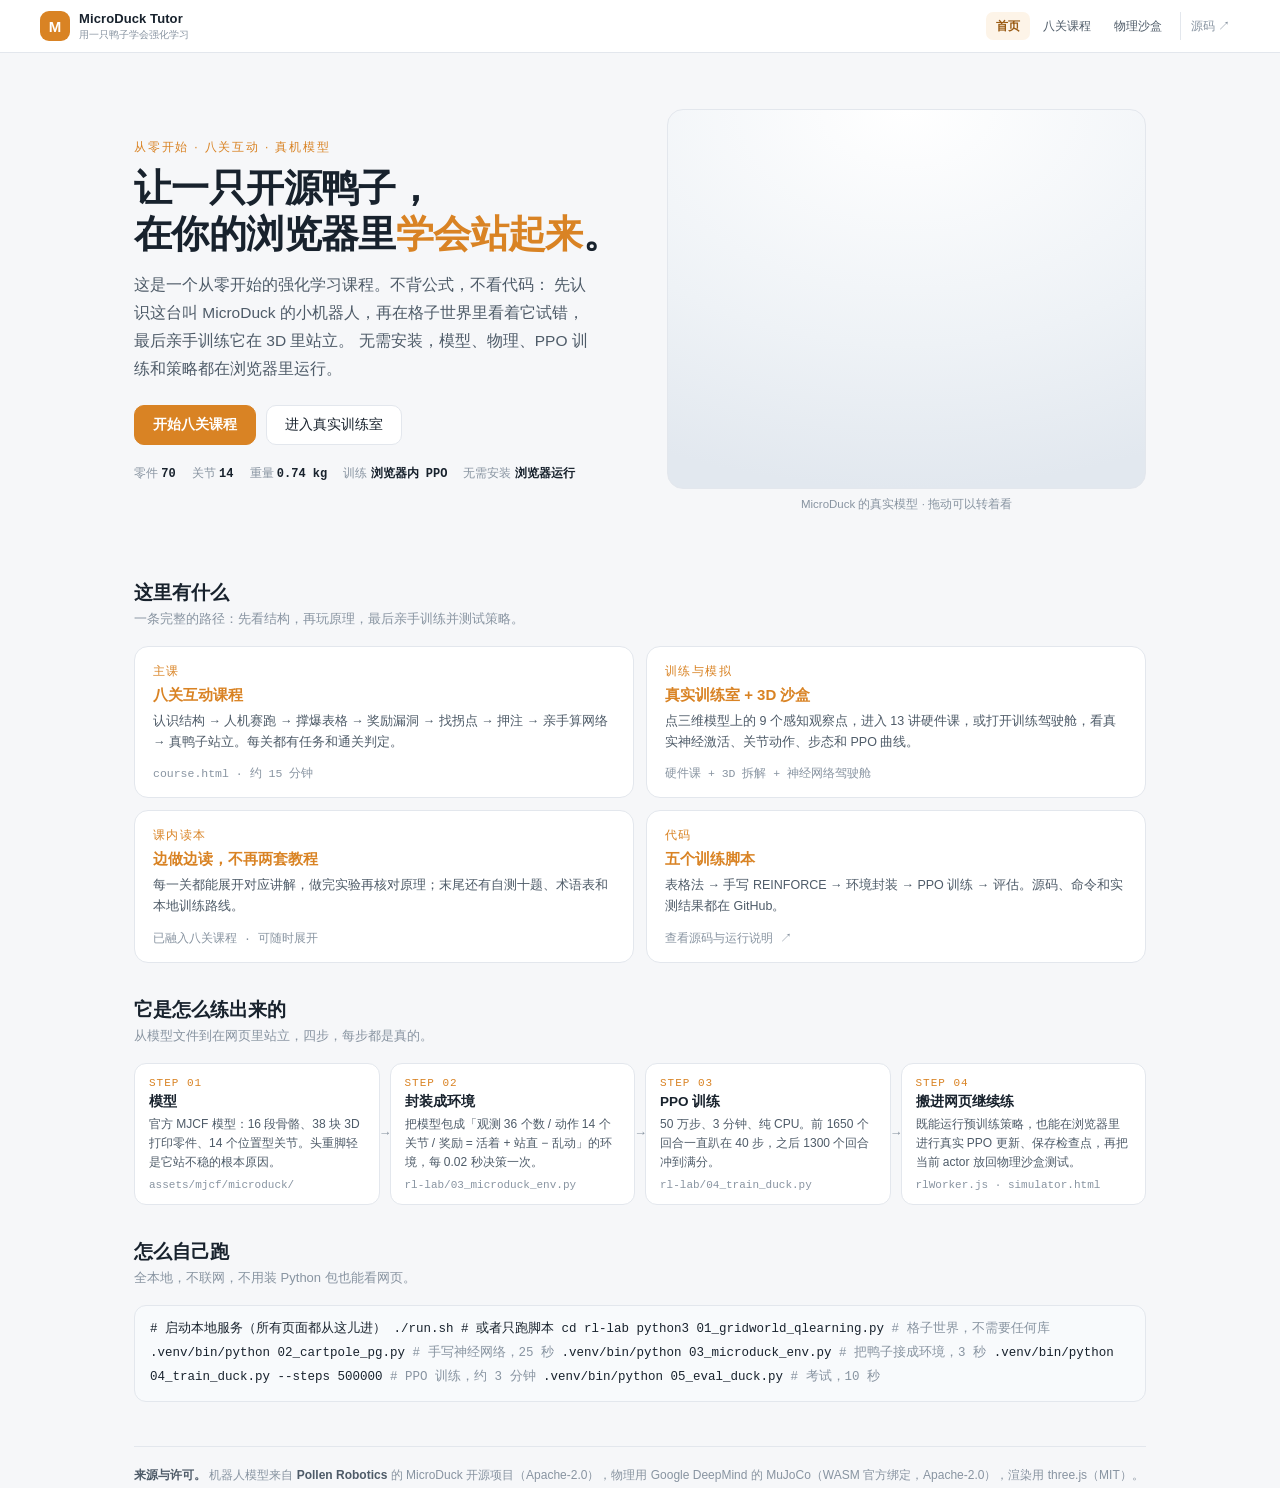
<file: cover.html>
<!DOCTYPE html>
<html lang="zh-CN">
<head>
<meta charset="utf-8" />
<meta name="viewport" content="width=device-width, initial-scale=1" />
<title>MicroDuck Tutor</title>
<meta http-equiv="refresh" content="0; url=./" />
<link rel="canonical" href="./" />
</head>
<body>
<p><a href="./">进入 MicroDuck Tutor 首页</a></p>
</body>
</html>
</file>
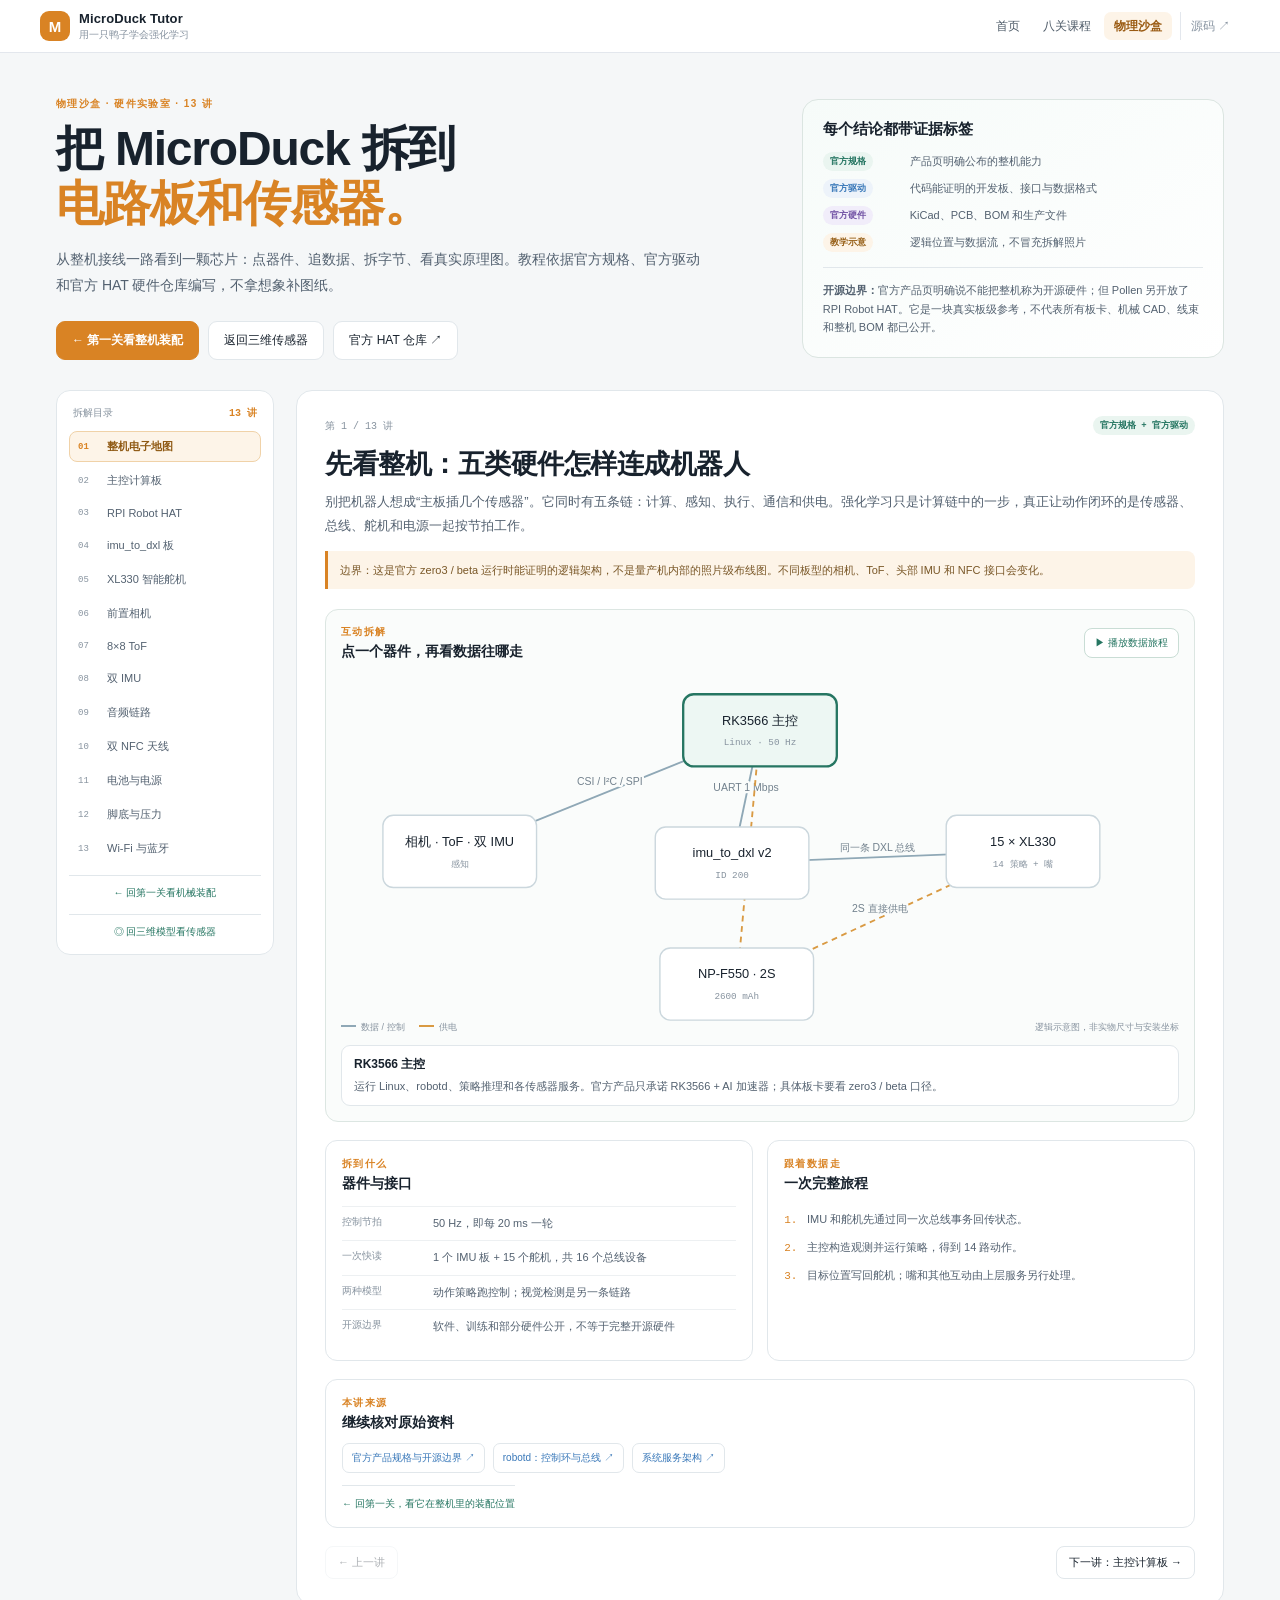
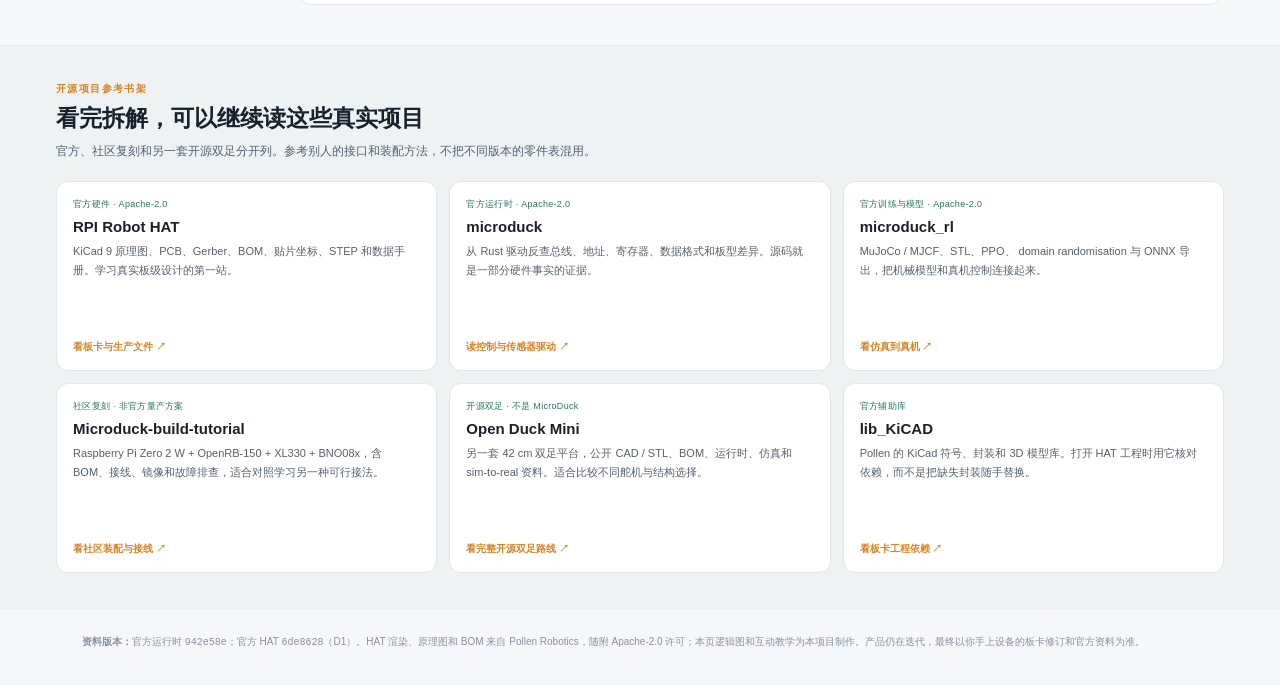
<file: hardware.html>
<!DOCTYPE html>
<html lang="zh-CN">
<head>
<meta charset="utf-8" />
<meta name="viewport" content="width=device-width, initial-scale=1" />
<title>电路板与传感器拆解课 · MicroDuck Tutor</title>
<link rel="stylesheet" href="./css/site.css" />
<link rel="stylesheet" href="./css/hardware.css" />
<script src="./js/site.js" defer></script>
<script type="module" src="./js/hardware.js"></script>
</head>
<body data-site-root="./" data-site-page="simulator">
<header class="hardware-hero">
  <div class="hero-copy">
    <div class="kicker">物理沙盒 · 硬件实验室 · 13 讲</div>
    <h1>把 MicroDuck 拆到<br><em>电路板和传感器。</em></h1>
    <p>从整机接线一路看到一颗芯片：点器件、追数据、拆字节、看真实原理图。教程依据官方规格、官方驱动和官方 HAT 硬件仓库编写，不拿想象补图纸。</p>
    <div class="hero-actions">
      <a class="button primary" href="./rl-lab/course.html#st1">← 第一关看整机装配</a>
      <a class="button" href="./simulator.html">返回三维传感器</a>
      <a class="button" href="https://github.com/pollen-robotics/elec_RPI_Robot_HAT" target="_blank" rel="noreferrer">官方 HAT 仓库 ↗</a>
    </div>
  </div>
  <div class="evidence-card">
    <h2>每个结论都带证据标签</h2>
    <dl>
      <div><dt class="evidence official">官方规格</dt><dd>产品页明确公布的整机能力</dd></div>
      <div><dt class="evidence driver">官方驱动</dt><dd>代码能证明的开发板、接口与数据格式</dd></div>
      <div><dt class="evidence hardware">官方硬件</dt><dd>KiCad、PCB、BOM 和生产文件</dd></div>
      <div><dt class="evidence schematic">教学示意</dt><dd>逻辑位置与数据流，不冒充拆解照片</dd></div>
    </dl>
    <p><b>开源边界：</b>官方产品页明确说不能把整机称为开源硬件；但 Pollen 另开放了 RPI Robot HAT。它是一块真实板级参考，不代表所有板卡、机械 CAD、线束和整机 BOM 都已公开。</p>
  </div>
</header>

<div class="hardware-layout">
  <aside class="lesson-sidebar" aria-label="硬件课程目录">
    <div class="sidebar-title"><span>拆解目录</span><b>13 讲</b></div>
    <nav id="lesson-list" class="lesson-list"></nav>
    <a class="sidebar-simulator" href="./rl-lab/course.html#st1">← 回第一关看机械装配</a>
    <a class="sidebar-simulator" href="./simulator.html">◎ 回三维模型看传感器</a>
  </aside>

  <main class="lesson-main">
    <div class="lesson-meta"><span id="lesson-counter">第 1 / 13 讲</span><span id="lesson-evidence" class="evidence official">官方规格</span></div>
    <h2 id="lesson-title">整机电子架构</h2>
    <p id="lesson-lead" class="lesson-lead"></p>
    <div id="lesson-boundary" class="lesson-boundary"></div>

    <section class="interactive-card" aria-labelledby="diagram-heading">
      <div class="card-heading">
        <div><span class="section-kicker">互动拆解</span><h3 id="diagram-heading">点一个器件，再看数据往哪走</h3></div>
        <button id="play-flow" class="small-button" type="button">▶ 播放数据旅程</button>
      </div>
      <div class="diagram-scroll">
        <svg id="hardware-diagram" viewBox="0 0 720 300" role="group" aria-label="可点击的硬件逻辑拆解图"></svg>
      </div>
      <div class="diagram-legend"><span><i class="legend-data"></i>数据 / 控制</span><span><i class="legend-power"></i>供电</span><span>逻辑示意图，非实物尺寸与安装坐标</span></div>
      <div id="node-detail" class="node-detail" aria-live="polite"></div>
      <div id="lesson-widget" class="lesson-widget"></div>
    </section>

    <div class="lesson-columns">
      <section class="lesson-section">
        <span class="section-kicker">拆到什么</span>
        <h3>器件与接口</h3>
        <dl id="lesson-facts" class="fact-list"></dl>
      </section>
      <section class="lesson-section">
        <span class="section-kicker">跟着数据走</span>
        <h3>一次完整旅程</h3>
        <ol id="lesson-steps" class="step-list"></ol>
      </section>
    </div>

    <section id="hat-assets" class="hat-assets" hidden>
      <div>
        <span class="section-kicker">官方 D1 实物渲染</span>
        <h3>这块板真的有原理图和 BOM</h3>
        <p>这是 Pollen 官方仓库的 RPI Robot HAT D1 渲染，不是根据照片猜画的板。左侧连接器、40 针排针、Qwiic、音频端子和麦克风清晰可见；芯片细节仍以原理图和 BOM 为准。</p>
        <div class="asset-links">
          <a href="./assets/hardware/rpi-robot-hat-d1-schematic.pdf" target="_blank" rel="noreferrer">打开官方原理图 PDF ↗</a>
          <a href="./assets/hardware/rpi-robot-hat-d1-bom.csv" download>下载 D1 BOM CSV ↓</a>
          <a href="https://github.com/pollen-robotics/elec_RPI_Robot_HAT/tree/6de86283297e4c49a9da8312cd3395ab83c437e3/production" target="_blank" rel="noreferrer">Gerber / 贴片坐标 / STEP ↗</a>
        </div>
      </div>
      <a href="./assets/hardware/rpi-robot-hat-d1.png" target="_blank" rel="noreferrer"><img src="./assets/hardware/rpi-robot-hat-d1.png" alt="Pollen Robotics 官方 RPI Robot HAT D1 三维渲染" /></a>
    </section>

    <section class="source-section">
      <span class="section-kicker">本讲来源</span>
      <h3>继续核对原始资料</h3>
      <div id="lesson-sources" class="source-links"></div>
      <a class="assembly-return" href="./rl-lab/course.html#st1">← 回第一关，看它在整机里的装配位置</a>
    </section>

    <nav class="lesson-pagination" aria-label="切换课程">
      <button id="lesson-prev" type="button">← 上一讲</button>
      <button id="lesson-next" type="button">下一讲 →</button>
    </nav>
  </main>
</div>

<section class="reference-section">
  <div class="reference-heading">
    <span class="section-kicker">开源项目参考书架</span>
    <h2>看完拆解，可以继续读这些真实项目</h2>
    <p>官方、社区复刻和另一套开源双足分开列。参考别人的接口和装配方法，不把不同版本的零件表混用。</p>
  </div>
  <div class="reference-grid">
    <a class="reference-card" href="https://github.com/pollen-robotics/elec_RPI_Robot_HAT" target="_blank" rel="noreferrer"><span>官方硬件 · Apache-2.0</span><h3>RPI Robot HAT</h3><p>KiCad 9 原理图、PCB、Gerber、BOM、贴片坐标、STEP 和数据手册。学习真实板级设计的第一站。</p><b>看板卡与生产文件 ↗</b></a>
    <a class="reference-card" href="https://github.com/pollen-robotics/microduck" target="_blank" rel="noreferrer"><span>官方运行时 · Apache-2.0</span><h3>microduck</h3><p>从 Rust 驱动反查总线、地址、寄存器、数据格式和板型差异。源码就是一部分硬件事实的证据。</p><b>读控制与传感器驱动 ↗</b></a>
    <a class="reference-card" href="https://github.com/pollen-robotics/microduck_rl" target="_blank" rel="noreferrer"><span>官方训练与模型 · Apache-2.0</span><h3>microduck_rl</h3><p>MuJoCo / MJCF、STL、PPO、 domain randomisation 与 ONNX 导出，把机械模型和真机控制连接起来。</p><b>看仿真到真机 ↗</b></a>
    <a class="reference-card" href="https://github.com/gdutLiang/Microduck-build-tutorial" target="_blank" rel="noreferrer"><span>社区复刻 · 非官方量产方案</span><h3>Microduck-build-tutorial</h3><p>Raspberry Pi Zero 2 W + OpenRB-150 + XL330 + BNO08x，含 BOM、接线、镜像和故障排查，适合对照学习另一种可行接法。</p><b>看社区装配与接线 ↗</b></a>
    <a class="reference-card" href="https://github.com/apirrone/Open_Duck_Mini" target="_blank" rel="noreferrer"><span>开源双足 · 不是 MicroDuck</span><h3>Open Duck Mini</h3><p>另一套 42 cm 双足平台，公开 CAD / STL、BOM、运行时、仿真和 sim-to-real 资料。适合比较不同舵机与结构选择。</p><b>看完整开源双足路线 ↗</b></a>
    <a class="reference-card" href="https://github.com/pollen-robotics/lib_KiCAD" target="_blank" rel="noreferrer"><span>官方辅助库</span><h3>lib_KiCAD</h3><p>Pollen 的 KiCad 符号、封装和 3D 模型库。打开 HAT 工程时用它核对依赖，而不是把缺失封装随手替换。</p><b>看板卡工程依赖 ↗</b></a>
  </div>
</section>

<footer class="hardware-footer">
  <b>资料版本：</b>官方运行时 <code>942e58e</code>；官方 HAT <code>6de8628</code>（D1）。HAT 渲染、原理图和 BOM 来自 Pollen Robotics，随附 Apache-2.0 许可；本页逻辑图和互动教学为本项目制作。产品仍在迭代，最终以你手上设备的板卡修订和官方资料为准。
</footer>
</body>
</html>
</file>
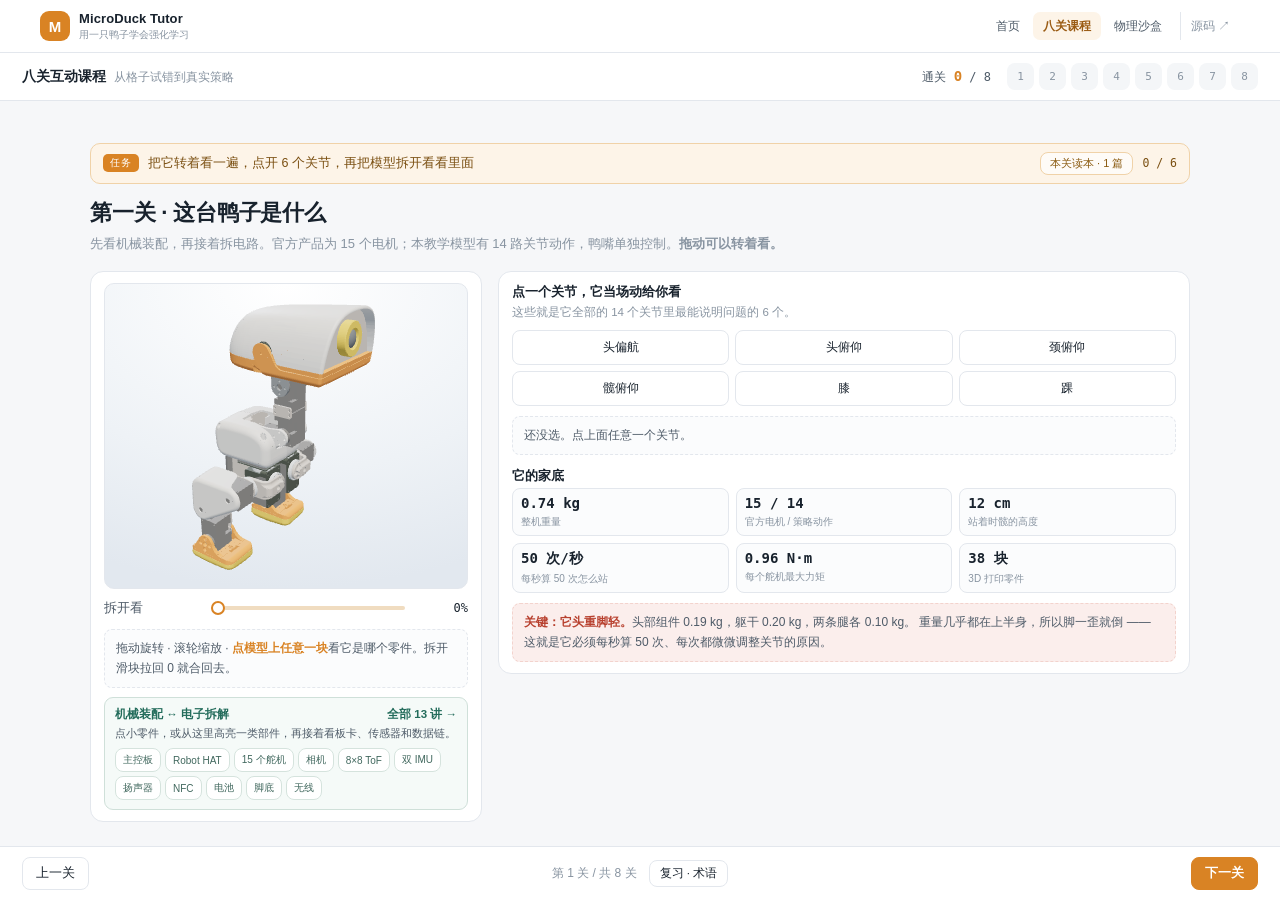
<file: rl-lab/course.html>
<!DOCTYPE html>
<html lang="zh-CN">
<head>
<meta charset="utf-8" />
<meta name="viewport" content="width=device-width, initial-scale=1" />
<title>八关互动课程 · MicroDuck Tutor</title>
<link rel="stylesheet" href="../css/site.css" />
<script src="../js/site.js" defer></script>
<script type="importmap">
{
  "imports": {
    "three": "../vendor/three/three.module.js",
    "three/addons/": "../vendor/three/addons/"
  }
}
</script>
<style>
  :root {
    --ink: #18222d;
    --ink-soft: #4e5b68;
    --ink-faint: #8894a1;
    --line: #e3e7ed;
    --line-soft: #eef1f5;
    --bg: #f6f7f9;
    --card: #fff;
    --accent: #d98324;
    --accent-soft: #fdf4e8;
    --accent-line: #f0d2a8;
    --good: #1f7a60;
    --good-soft: #eaf5f0;
    --bad: #b8412f;
    --bad-soft: #fbeeec;
    --mono: "SF Mono", "JetBrains Mono", Menlo, Consolas, monospace;
  }
  * { box-sizing: border-box; }
  html, body { height: 100%; }
  body {
    margin: 0; background: var(--bg); color: var(--ink);
    font-family: -apple-system, "PingFang SC", "Hiragino Sans GB", "Microsoft YaHei", sans-serif;
    -webkit-font-smoothing: antialiased;
    display: flex; flex-direction: column; height: 100vh; overflow: hidden;
  }

  .bar { flex: none; display: flex; align-items: center; gap: 16px; padding: 10px 22px;
    background: var(--card); border-bottom: 1px solid var(--line); }
  .bar .name { font-size: 14px; font-weight: 650; }
  .bar .name span { color: var(--ink-faint); font-weight: 400; margin-left: 8px; font-size: 12px; }
  .score { margin-left: auto; font-size: 12px; color: var(--ink-soft); font-family: var(--mono); }
  .score b { color: var(--accent); font-size: 14px; }
  .steps { display: flex; gap: 5px; }
  .step-dot {
    width: 27px; height: 27px; border-radius: 8px; display: grid; place-items: center;
    font-family: var(--mono); font-size: 11px; color: var(--ink-faint);
    background: #f4f6f8; border: 1px solid transparent; cursor: pointer; transition: all 0.15s;
  }
  .step-dot:hover { border-color: var(--line); }
  .step-dot.on { background: var(--accent); color: #fff; font-weight: 600; }
  .step-dot.done { background: var(--good-soft); color: var(--good); border-color: #cfe9df; }

  main { flex: 1; min-height: 0; position: relative; }
  .station { position: absolute; inset: 0; padding: 20px 28px 56px; overflow-y: auto; display: none; }
  .station.on { display: flex; flex-direction: column; }
  .station .inner { width: 100%; margin-top: auto; margin-bottom: auto; }
  .inner { max-width: 1100px; margin: 0 auto; }

  .mission {
    display: flex; align-items: center; gap: 9px; flex-wrap: wrap;
    padding: 8px 12px; border-radius: 10px; margin-bottom: 14px;
    background: var(--accent-soft); border: 1px solid var(--accent-line);
    font-size: 12.5px; color: #7a4f11;
  }
  .mission .tag {
    font-size: 10px; letter-spacing: 1px; background: var(--accent); color: #fff;
    padding: 2px 7px; border-radius: 5px;
  }
  .mission .state { margin-left: auto; font-family: var(--mono); font-size: 11.5px; }
  .mission.ok { background: var(--good-soft); border-color: #cfe9df; color: #14614c; }
  .mission.ok .tag { background: var(--good); }
  .mission.ok .state { color: var(--good); }

  h1 { font-size: 22px; margin: 0 0 5px; font-weight: 650; letter-spacing: -0.2px; }
  .sub { font-size: 13px; color: var(--ink-faint); margin: 0 0 16px; }
  p { font-size: 13.5px; line-height: 1.75; color: var(--ink-soft); margin: 0 0 10px; }
  strong { color: var(--ink); font-weight: 650; }
  em { font-style: normal; background: linear-gradient(transparent 62%, #fbe6c6 62%); padding: 0 2px; }

  .split { display: grid; grid-template-columns: 392px minmax(0, 1fr); gap: 16px; align-items: start; }
  .card { background: var(--card); border: 1px solid var(--line); border-radius: 13px; padding: 11px 13px; }
  .card h4 { margin: 0 0 3px; font-size: 13px; font-weight: 650; }
  .card .hint { font-size: 11.5px; color: var(--ink-faint); margin: 0 0 8px; line-height: 1.55; }

  button, .lesson-link {
    font: inherit; font-size: 12.5px; padding: 7px 13px; border: 1px solid var(--line);
    border-radius: 8px; background: #fff; color: var(--ink); cursor: pointer; transition: background 0.12s;
  }
  .lesson-link { display: inline-block; text-align: center; text-decoration: none; }
  button:hover, .lesson-link:hover { background: #f6f8fa; }
  button:disabled { opacity: 0.38; cursor: default; }
  button.primary { background: var(--accent); border-color: var(--accent); color: #fff; font-weight: 600; }
  button.primary:hover { background: #c8761c; }
  .btnrow { display: flex; gap: 7px; flex-wrap: wrap; align-items: center; }
  #st2 .lesson-link { grid-column: 1 / -1; }

  #grid { display: block; width: 100%; height: 222px; }

  .dpad { display: grid; grid-template-columns: repeat(3, 40px); grid-template-rows: repeat(2, 30px);
    gap: 5px; justify-content: center; margin: 8px 0 2px; }
  .dpad button { padding: 0; font-size: 15px; font-family: var(--mono); }
  .dpad .up { grid-column: 2; grid-row: 1; }
  .dpad .left { grid-column: 1; grid-row: 2; }
  .dpad .down { grid-column: 2; grid-row: 2; }
  .dpad .right { grid-column: 3; grid-row: 2; }

  .playrow { display: flex; gap: 12px; align-items: center; margin-top: 6px; }
  #st2 .btnrow { display: grid; grid-template-columns: 1fr 1fr; gap: 6px; }
  .race { display: flex; gap: 6px; flex: 1; min-width: 0; }
  .race .racer { flex: 1; min-width: 0; }
  .racer { border: 1px solid var(--line); border-radius: 9px; padding: 5px 9px; background: #fbfcfd; }
  .racer i { font-style: normal; font-size: 10.5px; color: var(--ink-faint); display: block; }
  .racer b { font-family: var(--mono); font-size: 16px; }
  .racer em { display: block; font-style: normal; background: none; padding: 0; font-family: var(--mono); font-size: 11px; color: var(--ink-faint); margin-top: 1px; }
  .racer.win { border-color: #cfe9df; background: var(--good-soft); }
  .racer.win b { color: var(--good); }

  .log { display: flex; flex-direction: column; gap: 4px; max-height: 98px; overflow: hidden; }
  .log .row { font-size: 12px; line-height: 1.55; color: var(--ink-soft);
    padding-bottom: 5px; border-bottom: 1px solid var(--line-soft); }
  .log .row b { color: var(--ink); }
  .log .empty { font-size: 12px; color: var(--ink-faint); }

  .qmini { display: grid; grid-template-columns: repeat(4, 1fr); gap: 5px; margin-top: 8px; }
  .qcell { border: 1px solid var(--line); border-radius: 7px; padding: 5px 3px; text-align: center;
    font-family: var(--mono); font-size: 10.5px; color: var(--ink-soft); background: #fbfcfd; }
  .qcell .dir { font-size: 11.5px; color: var(--ink-faint); display: block; font-family: -apple-system, sans-serif; }
  .qcell .num { font-size: 12.5px; color: var(--ink); font-weight: 600; }
  .qcell .unit { font-size: 9px; color: var(--ink-faint); }
  .qcell.touched { border-color: var(--accent); box-shadow: 0 0 0 2px rgba(217,131,36,0.14); }
  .qcell .delta { display: block; font-size: 8.5px; color: var(--accent); }

  .slider-row { display: grid; grid-template-columns: 96px 1fr 56px; gap: 9px; align-items: center;
    font-size: 12.5px; color: var(--ink-soft); margin-bottom: 7px; }
  .slider-row output { font-family: var(--mono); font-size: 12px; text-align: right; color: var(--ink); }
  input[type="range"] { -webkit-appearance: none; appearance: none; height: 18px; background: transparent; cursor: pointer; width: 100%; }
  input[type="range"]::-webkit-slider-runnable-track { height: 4px; border-radius: 3px; background: #f0dcc0; }
  input[type="range"]::-webkit-slider-thumb {
    -webkit-appearance: none; width: 14px; height: 14px; margin-top: -5px;
    border-radius: 50%; background: #fff; border: 2px solid var(--accent);
  }

  .big { font-family: var(--mono); font-size: 30px; color: var(--accent); letter-spacing: -1px; line-height: 1.15; }
  .big small { font-size: 12px; letter-spacing: 0; color: var(--ink-faint); }

  .badges { display: flex; gap: 8px; flex-wrap: wrap; margin-top: 12px; }
  .badge { font-size: 11.5px; padding: 5px 10px; border-radius: 999px;
    border: 1px dashed var(--line); color: var(--ink-faint); background: #fbfcfd; }
  .badge.on { border-style: solid; border-color: #cfe9df; background: var(--good-soft); color: var(--good); }
  .badge.live { border-style: solid; border-color: var(--accent); background: var(--accent-soft); color: #8a5a10; font-weight: 600; }
  button.mini { font-size: 11px; padding: 3px 9px; border-radius: 999px; margin-left: auto; }

  .kpis { display: flex; gap: 9px; flex-wrap: wrap; margin-top: 10px; }
  .kpi { flex: 1 1 88px; background: #fbfcfd; border: 1px solid var(--line); border-radius: 8px; padding: 6px 9px; }
  .kpi b { display: block; font-family: var(--mono); font-size: 14px; }
  .kpi i { font-style: normal; font-size: 10px; color: var(--ink-faint); }

  .note { margin-top: 10px; padding: 9px 11px; border-radius: 8px; font-size: 12px; line-height: 1.6;
    background: #fbfcfd; border: 1px dashed var(--line); color: var(--ink-soft); }
  .note.warn { background: var(--bad-soft); border-color: #f3d3cd; }
  .note.good { background: var(--good-soft); border-color: #cfe9df; }
  .note b { color: var(--accent); }
  .note.warn b { color: var(--bad); }
  .note.good b { color: var(--good); }

  .hardware-bridge { margin-top: 9px; padding: 9px 10px; border: 1px solid #cfe0d9; border-radius: 9px; background: #f5faf8; }
  .hardware-bridge-head { display: flex; align-items: center; justify-content: space-between; gap: 8px; color: #236c5b; font-size: 11.5px; }
  .hardware-bridge-head a, .part-hardware-link { color: #236c5b; font-weight: 650; text-decoration: none; }
  .hardware-bridge-head a:hover, .part-hardware-link:hover { text-decoration: underline; }
  .hardware-bridge > p { margin: 4px 0 7px; font-size: 10.5px; line-height: 1.5; }
  .hardware-part-buttons { display: flex; gap: 4px; flex-wrap: wrap; }
  .hardware-part-button { padding: 4px 7px; border-color: #d5e3dd; color: #41685e; font-size: 10px; }
  .hardware-part-button.active { border-color: #388573; background: #dfeee8; color: #1f6b58; }
  .part-hardware-link { display: inline-block; margin-top: 6px; }
  .hardware-part-note { border-color: #bcd8cc; background: #f2f9f6; }

  .formula { font-family: var(--mono); font-size: 12px; line-height: 1.7; background: #f8fafc;
    border: 1px solid var(--line); border-radius: 8px; padding: 9px 11px; color: var(--ink-soft); white-space: pre-wrap; }

  .duckstage { display: block; width: 100%; height: 170px; border-radius: 10px;
    background: radial-gradient(120% 100% at 50% 0%, #fdfefe 0%, #f2f5f8 70%, #e8edf2 100%);
    border: 1px solid var(--line); }
  .duckstage.tall { height: 210px; }
  .duckstage.short { height: 142px; }
  .duckrow { display: grid; grid-template-columns: 1fr 1fr; gap: 10px; margin-top: 10px; }
  #duck3d { display: block; width: 100%; height: 306px; border-radius: 10px;
    background: radial-gradient(120% 100% at 50% 0%, #ffffff 0%, #eef2f6 62%, #e2e8ef 100%);
    border: 1px solid var(--line); cursor: grab; touch-action: none; }
  #duck3d:active { cursor: grabbing; }
  .jointbtns { display: grid; grid-template-columns: repeat(3, 1fr); gap: 6px; }
  .jointbtns button { padding: 8px 4px; font-size: 12px; }
  .jointbtns button.on { background: var(--accent-soft); border-color: var(--accent-line); color: #8a5a10; font-weight: 600; }

  .obslist { display: grid; grid-template-columns: 1fr 1fr 1fr; gap: 0 12px; }
  .obsrow, .outrow { display: grid; grid-template-columns: 34px 56px 32px 1fr; align-items: center;
    gap: 4px; font-size: 9.5px; line-height: 1.3; padding: 0.5px 0; }
  .obsrow .g { color: var(--ink-faint); font-size: 9.5px; }
  .obsrow .n, .outrow .n { color: var(--ink-soft); white-space: nowrap; overflow: hidden; text-overflow: ellipsis; }
  .obsrow .v, .outrow .v { font-family: var(--mono); text-align: right; color: var(--ink); }
  .obsrow .bar, .outrow .bar { height: 5px; background: #f0f2f5; border-radius: 3px; overflow: hidden; }
  .obsrow .bar i, .outrow .bar i { display: block; height: 100%; width: 0; transition: width 0.1s; }

  .outlist { display: flex; flex-direction: column; gap: 1px; }
  .outrow { grid-template-columns: 66px 1fr 42px; }

  .heatrow { display: grid; grid-template-columns: repeat(16, 1fr); gap: 3px; margin-top: 6px; }
  .heatrow .cell { aspect-ratio: 1; padding: 0; border: 1px solid var(--line); border-radius: 3px; background: #fff; cursor: pointer; }
  .heatrow .cell:hover { border-color: var(--accent); }
  .specgrid { display: grid; grid-template-columns: repeat(3, 1fr); gap: 7px; }
  .spec { border: 1px solid var(--line); border-radius: 8px; padding: 6px 8px; background: #fbfcfd; }
  .spec b { display: block; font-family: var(--mono); font-size: 14px; color: var(--ink); }
  .spec i { font-style: normal; font-size: 10px; color: var(--ink-faint); }
  .duckcap { font-size: 11.5px; color: var(--ink-faint); text-align: center; margin-top: 3px; }
  .duckcap b { color: var(--ink); font-family: var(--mono); }
  #curve { display: block; width: 100%; height: 220px; }
  #trace { display: block; width: 100%; height: 132px; }
  img.plot { width: 100%; display: block; border: 1px solid var(--line); border-radius: 10px; }

  .plotwrap { position: relative; user-select: none; }
  .plotwrap .ruler {
    position: absolute; top: 0; bottom: 0; width: 2px; background: var(--accent);
    left: 46%; cursor: ew-resize; touch-action: none;
  }
  .plotwrap .ruler::before {
    content: ""; position: absolute; top: -7px; left: -6px;
    width: 14px; height: 14px; border-radius: 50%; background: #fff; border: 2px solid var(--accent);
  }
  .plotwrap .ruler span {
    position: absolute; top: 6px; left: 6px; white-space: nowrap;
    font-family: var(--mono); font-size: 10.5px; color: #7a4f11;
    background: rgba(255,255,255,0.92); border: 1px solid var(--accent-line);
    padding: 1px 5px; border-radius: 4px;
  }

  .bets { display: flex; gap: 8px; flex-wrap: wrap; }
  .bet {
    flex: 1 1 92px; padding: 12px 8px; border: 1px solid var(--line); border-radius: 10px;
    background: #fbfcfd; cursor: pointer; text-align: center; transition: all 0.15s;
  }
  .bet:hover { border-color: var(--accent-line); background: var(--accent-soft); }
  .bet b { display: block; font-family: var(--mono); font-size: 17px; color: var(--ink); }
  .bet i { font-style: normal; font-size: 10.5px; color: var(--ink-faint); }
  .bet.picked { border-color: var(--accent); background: var(--accent-soft); }
  .bet.right { border-color: var(--good); background: var(--good-soft); }
  .bet.wrong { border-color: var(--bad); background: var(--bad-soft); }

  #stageWrap {
    position: relative; height: calc(100vh - 380px); min-height: 320px;
    border-radius: 13px; border: 1px solid var(--line); overflow: hidden;
    background: radial-gradient(120% 90% at 50% 0%, #fff 0%, #e9edf2 60%, #dfe4ea 100%);
  }
  #duckCanvas { display: block; width: 100%; height: 100%; }
  .hud { position: absolute; left: 13px; top: 13px; display: flex; gap: 7px; flex-wrap: wrap; }
  .chip {
    background: rgba(255,255,255,0.9); border: 1px solid var(--line); border-radius: 7px;
    padding: 4px 8px; font-family: var(--mono); font-size: 11px; color: var(--ink-soft); backdrop-filter: blur(6px);
  }
  .chip b { color: var(--ink); }
  .chip.bad b { color: var(--bad); }
  .chip.good b { color: var(--good); }
  .timeline { position: absolute; left: 13px; right: 13px; bottom: 13px; }
  .timeline .track { height: 6px; border-radius: 4px; background: rgba(255,255,255,0.75); overflow: hidden; border: 1px solid var(--line); }
  .timeline .fill { height: 100%; width: 0; background: var(--accent); transition: width 0.12s linear; }
  .timeline .cap { display: flex; justify-content: space-between; font-size: 10.5px; color: var(--ink-faint); margin-top: 4px; }
  .overlay { position: absolute; inset: 0; display: grid; place-items: center;
    background: rgba(246,247,249,0.86); backdrop-filter: blur(3px); transition: opacity 0.3s; }
  .overlay.hide { opacity: 0; pointer-events: none; }
  .loading-box { text-align: center; max-width: 320px; }
  .spin { width: 22px; height: 22px; margin: 0 auto 12px; border: 2.5px solid #f0d3a9;
    border-top-color: var(--accent); border-radius: 50%; animation: spin 0.7s linear infinite; }
  @keyframes spin { to { transform: rotate(360deg); } }
  .loading-box .t { font-size: 13px; font-weight: 600; }
  .loading-box .n { font-size: 11px; color: var(--ink-faint); margin-top: 5px; }
  .bar2 { height: 4px; background: #eef1f5; border-radius: 3px; margin: 12px 0 8px; overflow: hidden; }
  .bar2 i { display: block; height: 100%; width: 0; background: var(--accent); transition: width 0.2s; }

  .footbar { position: fixed; left: 0; right: 0; bottom: 0; display: flex; align-items: center;
    justify-content: space-between; gap: 12px; padding: 10px 22px;
    background: rgba(255,255,255,0.94); border-top: 1px solid var(--line); backdrop-filter: blur(8px); }
  .footbar .where { font-size: 12px; color: var(--ink-faint); }

  .legend { display: flex; flex-direction: column; gap: 5px; margin: 10px 0 4px; }
  .legend span { display: flex; align-items: center; gap: 7px; font-size: 12px; color: var(--ink-soft); line-height: 1.5; }
  .legend i { flex: none; width: 20px; height: 20px; display: grid; place-items: center;
    font-style: normal; border-radius: 5px; font-size: 11px; font-family: var(--mono); }
  .lg-agent { background: #f5d9b4; color: #a5650f; }
  .lg-arrow { background: #eaf5f0; color: #1f7a60; font-size: 14px; }
  .lg-num { background: #f4f6f8; color: #66717e; font-size: 9px; }
  .lg-pit { background: #fbeceb; color: #b8412f; font-size: 13px; }
  .lg-goal { background: #eaf5f0; color: #1f7a60; }
  .lg-dot { background: #fbfcfd; border: 1px solid var(--line); color: #dde3ea; }
  .legend.inline { flex-direction: row; flex-wrap: wrap; gap: 6px 14px; }
  .replaybtns { display: grid; grid-template-columns: repeat(4, 1fr); gap: 5px; }
  .replaybtns button { font-size: 11px; padding: 5px 2px; font-family: var(--mono); }
  .replaybtns button.on { background: var(--accent-soft); border-color: var(--accent-line); color: #8a5a10; font-weight: 600; }
  .scoreboard { width: 100%; border-collapse: collapse; font-size: 11.5px; margin-top: 2px; }
  .scoreboard th { font-size: 10px; font-weight: 500; color: var(--ink-faint); text-align: left; padding: 2px 4px; border-bottom: 1px solid var(--line); }
  .scoreboard td { padding: 2px 4px; border-bottom: 1px solid var(--line-soft); font-family: var(--mono); color: var(--ink-soft); }
  .scoreboard td.empty { color: var(--ink-faint); font-family: -apple-system, sans-serif; }
  .scoreboard tr.best td { color: var(--good); font-weight: 600; }
  .scoreboard td.who { font-family: -apple-system, sans-serif; }
  .rules { margin: 8px 0 2px; padding: 7px 9px; border-radius: 8px; background: #f8fafc;
    border: 1px solid var(--line); font-size: 11px; line-height: 1.6; color: var(--ink-soft); }
  .rules b { color: var(--ink); }
  .rules .plus { color: var(--good); font-family: var(--mono); }
  .rules .minus { color: var(--bad); font-family: var(--mono); }
  .legend.two { display: grid; grid-template-columns: 1fr 1fr; gap: 3px 10px; }
  .legend.two span { font-size: 11px; line-height: 1.4; align-items: flex-start; }
  .legend.two i { width: 15px; height: 15px; font-size: 9px; margin-top: 1px; }

  .graduate { margin-top: 12px; padding: 13px 15px; border-radius: 12px;
    background: var(--good-soft); border: 1px solid #cfe9df; }
  .graduate h4 { margin: 0; font-size: 13.5px; color: var(--good); }
  .graduate p { font-size: 12.5px; color: var(--ink-soft); }
  .graduate code { font-family: var(--mono); font-size: 11px; background: #fff; border: 1px solid var(--line); padding: 0 4px; border-radius: 4px; }

  .three { display: grid; grid-template-columns: repeat(3, 1fr); gap: 10px; margin-top: 14px; }
  .three .note { margin: 0; }

  /* 课内读本：从 start-here.html 单源抽取，不复制一套教程 */
  .mission-read { margin-left: auto; padding: 3px 9px; border-color: var(--accent-line);
    color: #8a5a10; background: rgba(255,255,255,0.65); font-size: 11px; }
  .mission-read + .state { margin-left: 0; }
  .mission.ok .mission-read { border-color: #b8ddcf; color: var(--good); }
  .foot-center { display: flex; align-items: center; justify-content: center; gap: 12px; }
  .foot-center button { padding: 5px 10px; font-size: 11.5px; }
  .reader-backdrop { position: fixed; inset: 0; z-index: 1100; background: rgba(24,34,45,0.28); backdrop-filter: blur(2px); }
  .reader { position: fixed; z-index: 1101; top: 0; right: 0; bottom: 0; width: min(650px, 100vw);
    display: flex; flex-direction: column; background: #fbfbfc; border-left: 1px solid var(--line);
    box-shadow: -18px 0 55px rgba(24,34,45,0.16); }
  .reader-backdrop[hidden], .reader[hidden] { display: none; }
  .reader-head { flex: none; display: flex; align-items: flex-start; gap: 14px; padding: 20px 22px 14px;
    background: #fff; border-bottom: 1px solid var(--line); }
  .reader-heading { flex: 1; min-width: 0; }
  .reader-kicker { color: var(--accent); font-size: 10.5px; letter-spacing: 1px; }
  .reader-head h2 { margin: 3px 0 4px; font-size: 20px; line-height: 1.4; }
  .reader-head p { margin: 0; font-size: 11.5px; color: var(--ink-faint); }
  .reader-close { flex: none; width: 32px; height: 32px; padding: 0; border-radius: 50%; font-size: 19px; line-height: 1; }
  .reader-tabs { flex: none; display: flex; gap: 6px; padding: 10px 22px; overflow-x: auto;
    background: #fff; border-bottom: 1px solid var(--line); }
  .reader-tab { flex: none; padding: 5px 10px; border-radius: 999px; color: var(--ink-soft); font-size: 11.5px; }
  .reader-tab.on { color: #8a5a10; border-color: var(--accent-line); background: var(--accent-soft); }
  .reader-source { flex: none; padding: 8px 22px; font-size: 11.5px; background: var(--accent-soft); }
  .reader-source a { color: #8a5a10; text-decoration: none; }
  .reader-body { flex: 1; min-height: 0; overflow-y: auto; padding: 8px 28px 70px; line-height: 1.85; }
  .reader-body h2 { margin: 30px 0 12px; padding: 0; border: 0; font-size: 23px; line-height: 1.45; }
  .reader-body h2 .num { display: block; margin-bottom: 4px; color: var(--accent); font-family: var(--mono);
    font-size: 11px; letter-spacing: 1px; }
  .reader-body h3 { margin: 28px 0 8px; font-size: 16px; }
  .reader-body h5 { margin: 0 0 5px; font-size: 13px; }
  .reader-body p { margin: 0 0 15px; font-size: 14px; }
  .reader-body .lead { padding: 12px 15px; border-left: 3px solid var(--accent-line); border-radius: 0 8px 8px 0;
    background: var(--accent-soft); }
  .reader-body .note { margin: 0 0 18px; border: 0; border-left: 2px solid var(--line); border-radius: 0;
    background: none; padding: 0 0 0 12px; }
  .reader-body code { padding: 1px 4px; border-radius: 4px; background: #f1f3f6; font-family: var(--mono); font-size: 12px; }
  .reader-body pre { overflow-x: auto; padding: 12px 14px; border: 1px solid var(--line); border-radius: 9px; background: #f8fafc; }
  .reader-body pre code { padding: 0; background: none; line-height: 1.7; }
  .reader-body table { display: block; width: 100%; overflow-x: auto; border-collapse: collapse; margin: 0 0 20px; font-size: 12.5px; }
  .reader-body th, .reader-body td { padding: 8px 9px; border-bottom: 1px solid var(--line-soft); text-align: left; vertical-align: top; }
  .reader-body th { color: var(--ink-faint); font-size: 11px; font-weight: 500; }
  .reader-body td.k { color: var(--accent); font-family: var(--mono); white-space: nowrap; }
  .reader-body .check { margin: 20px 0; padding: 14px 15px; border: 1px dashed var(--line); border-radius: 10px; background: #fff; }
  .reader-body .check .q { margin-bottom: 9px; font-size: 13px; }
  .reader-body .check .q::before { content: "检查点"; display: block; color: var(--accent); font-size: 10px; letter-spacing: 1px; }
  .reader-body .check button { padding: 4px 10px; color: var(--accent); border-color: var(--accent-line); font-size: 11.5px; }
  .reader-body .check .a { display: none; margin-top: 10px; color: var(--ink-soft); font-size: 13px; }
  .reader-body .check.open .a { display: block; }
  .reader-body .cols2 { display: grid; grid-template-columns: 1fr 1fr; gap: 12px; }
  .reader-body .box { padding: 12px 14px; border: 1px solid var(--line); border-radius: 9px; background: #fff; }
  .reader-body .box p { margin: 0; font-size: 12.5px; }
  .reader-body .end-note { padding: 15px; border: 1px solid var(--line); border-radius: 10px; background: #f8fafc; font-size: 13px; }
  .reader-loading { padding: 50px 0; text-align: center; color: var(--ink-faint); font-size: 13px; }
  .reader-quiz-link { margin: 18px 0; padding: 16px; border: 1px solid var(--accent-line); border-radius: 10px; background: var(--accent-soft); }
  .reader-quiz-link a { color: #8a5a10; font-weight: 650; }

  /* 第七关：一次只讲一个动作 */
  .lesson-flow { display: grid; gap: 14px; min-width: 0; }
  .lesson-step { min-width: 0; scroll-margin-top: 16px; }
  .lesson-step.locked { display: none; }
  .lesson-step.current { border-color: var(--accent-line); box-shadow: 0 0 0 3px rgba(217,131,36,0.08); }
  .lesson-step.done { border-color: #cfe9df; }
  .lesson-heading { display: flex; align-items: flex-start; gap: 10px; margin-bottom: 10px; }
  .lesson-number { flex: none; width: 30px; height: 30px; display: grid; place-items: center;
    border-radius: 9px; background: var(--accent-soft); color: var(--accent); font-family: var(--mono); font-weight: 700; }
  .lesson-step.done .lesson-number { background: var(--good-soft); color: var(--good); }
  .lesson-heading h2 { margin: 0 0 3px; font-size: 17px; line-height: 1.35; }
  .lesson-heading p { margin: 0; font-size: 12.5px; }
  .lesson-state { flex: none; margin-left: auto; padding: 4px 8px; border-radius: 999px;
    background: #f4f6f8; color: var(--ink-faint); font-size: 11px; white-space: nowrap; }
  .lesson-state.ok { background: var(--good-soft); color: var(--good); }
  .plain-words { padding: 9px 11px; border-left: 3px solid var(--accent-line); border-radius: 0 8px 8px 0;
    background: var(--accent-soft); font-size: 13px; line-height: 1.7; color: #6f4b17; }
  .mini-neuron { display: flex; align-items: center; justify-content: center; gap: 12px; flex-wrap: wrap;
    margin: 12px 0; padding: 12px; border: 1px solid var(--line-soft); border-radius: 10px; background: #fbfcfd; }
  .mini-neuron .bubble { min-width: 76px; padding: 7px 9px; border: 1px solid var(--line); border-radius: 9px;
    background: #fff; text-align: center; font-family: var(--mono); font-size: 12px; }
  .mini-neuron .bubble small { display: block; margin-bottom: 2px; color: var(--ink-faint); font-family: -apple-system, sans-serif; font-size: 10px; }
  .mini-neuron .arrow { color: var(--accent); font-size: 18px; }
  .mini-neuron .sum { border-color: var(--accent-line); background: var(--accent-soft); color: #7a4f11; }
  .calc-list { display: grid; gap: 9px; }
  .calc-row { display: grid; grid-template-columns: minmax(175px, 1fr) minmax(105px, 0.65fr) minmax(190px, 1.2fr);
    gap: 10px; align-items: center; padding: 10px; border: 1px solid var(--line); border-radius: 10px; }
  .calc-row.ok { border-color: #b8ddcf; background: var(--good-soft); }
  .calc-row.bad { border-color: #f3d3cd; background: var(--bad-soft); }
  .calc-expression { font-family: var(--mono); font-size: 13px; line-height: 1.65; overflow-wrap: anywhere; }
  .calc-expression small { display: block; color: var(--ink-faint); font-family: -apple-system, sans-serif; font-size: 11px; }
  .answer-input { width: 100%; min-width: 0; padding: 8px 9px; border: 1px solid var(--line); border-radius: 8px;
    background: #fff; color: var(--ink); font: 14px var(--mono); }
  .answer-input:focus { outline: 2px solid rgba(217,131,36,0.22); border-color: var(--accent); }
  .answer-input[aria-invalid="true"] { border-color: var(--bad); }
  .answer-input[aria-invalid="false"] { border-color: var(--good); }
  .answer-choices { display: flex; gap: 5px; flex-wrap: wrap; }
  .answer-choices button { padding: 5px 9px; font-family: var(--mono); font-size: 11.5px; }
  .answer-choices button.picked { border-color: var(--accent); background: var(--accent-soft); }
  .answer-feedback { grid-column: 1 / -1; min-height: 17px; color: var(--ink-faint); font-size: 11.5px; line-height: 1.45; }
  .calc-row.ok .answer-feedback { color: var(--good); }
  .calc-row.bad .answer-feedback { color: var(--bad); }
  .tanh-lab { display: grid; grid-template-columns: minmax(0, 1fr) minmax(260px, 0.9fr); gap: 14px; align-items: center; }
  .tanh-readout { display: grid; grid-template-columns: 1fr auto 1fr; gap: 9px; align-items: center; margin: 10px 0; }
  .tanh-number { padding: 10px 6px; border: 1px solid var(--line); border-radius: 9px; text-align: center;
    background: #fbfcfd; font: 20px var(--mono); overflow-wrap: anywhere; }
  .tanh-number small { display: block; margin-bottom: 3px; color: var(--ink-faint); font: 10px -apple-system, sans-serif; }
  .tanh-number.out { border-color: var(--accent-line); background: var(--accent-soft); color: var(--accent); }
  .tanh-presets { display: grid; grid-template-columns: repeat(3, 1fr); gap: 6px; margin-top: 8px; }
  .tanh-presets button { padding: 7px 4px; font-family: var(--mono); }
  .tanh-presets button.seen { border-color: #b8ddcf; background: var(--good-soft); color: var(--good); }
  #tanhCurve { display: block; width: 100%; height: auto; min-height: 170px; }
  .matrix-recipes { display: grid; grid-template-columns: 1fr 1fr; gap: 8px; margin: 10px 0; }
  .matrix-recipe { padding: 9px 10px; border: 1px solid var(--line); border-radius: 9px; background: #fbfcfd;
    font-family: var(--mono); font-size: 12px; line-height: 1.7; overflow-wrap: anywhere; }
  .matrix-recipe b { color: var(--accent); }
  .network-scroll { max-width: 100%; overflow-x: auto; margin: 10px 0 4px; }
  #networkMap { display: block; width: 100%; min-width: 520px; height: auto; }
  .matrix-answer { display: flex; align-items: center; gap: 9px; flex-wrap: wrap; margin-top: 10px; }
  .matrix-answer .answer-input { width: 100px; flex: none; }
  details.net-details { margin-top: 12px; border: 1px solid var(--line); border-radius: 10px; background: #fbfcfd; }
  details.net-details summary { padding: 10px 12px; cursor: pointer; color: var(--ink-soft); font-size: 12.5px; font-weight: 600; }
  details.net-details .details-body { padding: 0 12px 12px; }
  .weight-scroller { max-width: 100%; overflow: auto; border: 1px solid var(--line); border-radius: 8px; background: #fff; }
  .weight-scroller .heatrow { min-width: 420px; padding: 9px; }
  .weight-scroller .heatrow.weights { grid-template-columns: repeat(36, 14px); min-width: 640px; }
  .real-demo { display: grid; grid-template-columns: minmax(0, 1fr) minmax(0, 1fr); gap: 12px; }
  .real-demo .card { min-width: 0; }
  .real-demo .obslist { grid-template-columns: 1fr; }
  .real-demo .obsrow { grid-template-columns: 54px minmax(70px, 1fr) 42px minmax(45px, 0.8fr); font-size: 11px; padding: 3px 0; }
  .real-demo .obsrow .g { font-size: 10px; }
  .demo-output { display: grid; grid-template-columns: minmax(0, 1fr) minmax(150px, 0.9fr); gap: 8px; align-items: start; }
  .demo-status { margin: 9px 0; color: var(--ink-faint); font-size: 12px; line-height: 1.55; }
  .demo-status.ok { color: var(--good); }
  .demo-status.bad { color: var(--bad); }

  @media (max-width: 900px) {
    .split { grid-template-columns: 1fr; }
    .three { grid-template-columns: 1fr; }
    .station { padding: 14px 14px 80px; }
    #stageWrap { height: calc(100vh - 300px); }
    .reader-body { padding: 6px 20px 60px; }
    .reader-body .cols2 { grid-template-columns: 1fr; }
    .tanh-lab, .real-demo { grid-template-columns: 1fr; }
    .real-demo .obslist { grid-template-columns: 1fr 1fr; }
  }
  @media (max-width: 600px) {
    .bar { flex-wrap: wrap; gap: 8px 12px; padding: 9px 12px; }
    .bar .name span { display: none; }
    .steps { order: 3; width: 100%; justify-content: center; }
    .calc-row { grid-template-columns: 1fr; gap: 7px; }
    .answer-feedback { grid-column: 1; }
    .lesson-heading { flex-wrap: wrap; }
    .lesson-state { margin-left: 40px; margin-top: -5px; }
    .tanh-lab { grid-template-columns: 1fr; }
    .matrix-recipes { grid-template-columns: 1fr; }
    .demo-output { grid-template-columns: 1fr; }
    .real-demo .obslist { grid-template-columns: 1fr; }
    #duckNet { height: 180px !important; }
    .footbar { padding: 9px 12px; gap: 7px; }
    .foot-center { gap: 6px; }
    .footbar .where { font-size: 10.5px; }
    .foot-center button { padding: 5px 7px; }
    .reader-head, .reader-tabs { padding-left: 16px; padding-right: 16px; }
    .reader-source { padding-left: 16px; }
    .mission-read { order: 5; margin-left: 0; }
    .mission-read + .state { margin-left: auto; }
  }
</style>
</head>
<body data-site-root="../" data-site-page="course">

<div class="bar">
  <div class="name">八关互动课程<span>从格子试错到真实策略</span></div>
  <div class="score">通关 <b id="scoreNum">0</b> / 8</div>
  <div class="steps" id="dots"></div>
</div>

<main>

  <!-- ═════ 1 结构 ═════ -->
  <section class="station on" id="st1">
    <div class="inner">
      <div class="mission" id="m1">
        <span class="tag">任务</span>
        把它转着看一遍，点开 6 个关节，再把模型拆开看看里面
        <span class="state" id="m1state">0 / 6</span>
      </div>
      <h1>第一关 · 这台鸭子是什么</h1>
      <p class="sub">先看机械装配，再接着拆电路。官方产品为 15 个电机；本教学模型有 14 路关节动作，鸭嘴单独控制。<b>拖动可以转着看。</b></p>

      <div class="split">
        <div class="card">
          <canvas id="duck3d"></canvas>
          <div class="slider-row" style="margin-top:8px;">
            <label for="explode">拆开看</label>
            <input id="explode" type="range" min="0" max="100" step="1" value="0">
            <output id="explodev">0%</output>
          </div>
          <div class="note" id="partNote">
            拖动旋转 · 滚轮缩放 · <b>点模型上任意一块</b>看它是哪个零件。拆开滑块拉回 0 就合回去。
          </div>
          <div class="hardware-bridge">
            <div class="hardware-bridge-head"><b>机械装配 ↔ 电子拆解</b><a href="../hardware.html#system">全部 13 讲 →</a></div>
            <p>点小零件，或从这里高亮一类部件，再接着看板卡、传感器和数据链。</p>
            <div class="hardware-part-buttons" id="hardwarePartButtons" role="group" aria-label="选择电子部件"></div>
          </div>
        </div>

        <div class="card">
          <h4>点一个关节，它当场动给你看</h4>
          <p class="hint">这些就是它全部的 14 个关节里最能说明问题的 6 个。</p>
          <div class="jointbtns" id="jointbtns"></div>
          <div class="note" id="jointNote">还没选。点上面任意一个关节。</div>

          <h4 style="margin-top:12px;">它的家底</h4>
          <div class="specgrid">
            <div class="spec"><b>0.74 kg</b><i>整机重量</i></div>
            <div class="spec"><b>15 / 14</b><i>官方电机 / 策略动作</i></div>
            <div class="spec"><b>12 cm</b><i>站着时髋的高度</i></div>
            <div class="spec"><b>50 次/秒</b><i>每秒算 50 次怎么站</i></div>
            <div class="spec"><b>0.96 N·m</b><i>每个舵机最大力矩</i></div>
            <div class="spec"><b>38 块</b><i>3D 打印零件</i></div>
          </div>

          <div class="note warn" style="margin-top:10px;">
            <b>关键：它头重脚轻。</b>头部组件 0.19 kg，躯干 0.20 kg，两条腿各 0.10 kg。
            重量几乎都在上半身，所以脚一歪就倒 —— 这就是它必须每秒算 50 次、每次都微微调整关节的原因。
          </div>
        </div>
      </div>
    </div>
  </section>

  <!-- ═════ 2 赛跑 ═════ -->
  <section class="station" id="st2">
    <div class="inner">
      <div class="mission" id="m2">
        <span class="tag">任务</span>
        你先手动把鸭子送进终点，再让它自己学 50 回合走一遍，看谁步数少
        <span class="state" id="m2state">未开始</span>
      </div>
      <h1>第二关 · 和它比一场</h1>
      <p class="sub">它能学的只有一张 25×4 的表。你先走，再让它学。</p>

      <div class="split">
        <div class="card">
          <h4>格子里的鸭子</h4>
          <p class="hint" style="margin-bottom:6px;">用下面的箭头键走。<b>走一格 = 一步</b>。撞墙不动，掉坑重来，走到小旗就赢。</p>
          <svg id="grid" viewBox="0 0 340 340" role="img" aria-label="5x5 格子世界"></svg>

          <div class="legend two">
            <span><i class="lg-agent">鸭</i>鸭子现在站的地方</span>
            <span><i class="lg-arrow">↓</i>它最想走的方向</span>
            <span><i class="lg-num">3.0</i>走这边大概能拿多少分</span>
            <span><i class="lg-pit">×</i>坑，掉进去扣 10 分</span>
            <span><i class="lg-goal">旗</i>终点，走到就赢，加 10 分</span>
            <span><i class="lg-dot">·</i>还没去过，什么都不知道</span>
            <span><i class="lg-num" style="background:#e8f0f7;color:#4a7ba6;">•</i>这一格被你走过、被改过</span>
            <span><i class="lg-num" style="background:#f4f6f8;color:#b8c0ca;">0.02</i>数很小、箭头浅 = 只走过一两次，还不可信</span>
          </div>

          <div class="rules">
            <b>计分：</b>终点 <span class="plus">+10</span> · 坑 <span class="minus">−10</span> ·
            撞墙 <span class="minus">−1</span> · 每步 <span class="minus">−0.1</span>。走得越短，分越高。
            <span style="color:var(--ink-faint)">（一步 = 走一格）</span>
          </div>

          <div class="playrow">
            <div class="dpad">
              <button class="up" data-dir="0">↑</button>
              <button class="left" data-dir="2">←</button>
              <button class="down" data-dir="1">↓</button>
              <button class="right" data-dir="3">→</button>
            </div>
            <div class="race">
              <div class="racer" id="racerYou"><i>你走了几步</i><b>—</b><em>0.0 分</em></div>
              <div class="racer" id="racerAI"><i>它走了几步</i><b>—</b><em>0.0 分</em></div>
            </div>
          </div>

          <div class="btnrow" style="margin-top:8px;">
            <button class="primary" id="btnTrain">让它学 50 回合</button>
            <button id="btnRunAI" disabled>让它自己走</button>
            <button id="btnAgain">我再走一遍</button>
            <button id="btnRestart">全部重来</button>
            <a class="lesson-link" href="./stepper.html">进阶：逐行看 Q 表怎么更新 →</a>
          </div>
        </div>

        <div class="card">
          <h4>它心里那张「打分表」</h4>
          <p class="hint">
            鸭子每站在一格，就会给<b>上下左右四个方向各打一个分</b>。哪个分高，它下次就更想往那边走。
            这张表一共 25 格 × 4 个方向 = 100 个分数，一开始全是 0。
          </p>
          <p class="hint" style="color:var(--ink);">
            <b>数字是学出来的，不是走出来的。</b>每走完一趟就把经验写进表里 —— 你走一趟也写，
            只是<b>一趟只改一点点</b>；它练 50 回合，所以改得多。改过的格子右上角有<b style="color:#7aa7cc;">小蓝点</b>。
            <br>留意一个规律：<b>越靠近起点，分数越小</b>。好处是一格一格往回传的，每传一格还要打个折（打 95 折），
            所以远处的好处传回来时会变小。这就是为什么一开始它只在终点附近会走。
          </p>
          <p class="hint" id="qcaption" style="color:var(--ink);">它现在站在起点，四个方向都还没试过，所以四个数都是 0。</p>
          <div class="qmini" id="qmini"></div>
          <p class="hint" style="margin-top:12px;">刚才发生了什么</p>
          <div class="log" id="log"><div class="empty">等你先走几步，或者让它学一轮。</div></div>

          <div id="replayBox" style="display:none;">
            <p class="hint" style="margin-top:12px;">看它怎么学会的（点开看，慢放一遍）</p>
            <div class="replaybtns" id="replayBtns"></div>
            <canvas id="spark" style="display:block;width:100%;height:52px;"></canvas>
            <div class="legend inline" style="margin-top:4px;">
              <span><i class="lg-num" style="background:#fdf4e8;color:#d98324;">橙</i>瞎走的步（探索）</span>
              <span><i class="lg-num" style="background:#eaf5f0;color:#1f7a60;">绿</i>查表走的步（利用）</span>
            </div>
          </div>
          <p class="hint" style="margin-top:10px;">成绩单（每走完一趟记一笔，可以反复练）</p>
          <table class="scoreboard">
            <thead><tr><th>第几趟</th><th>谁</th><th>步数</th><th>分数</th><th>练过</th></tr></thead>
            <tbody id="board"><tr><td colspan="5" class="empty">还没有记录</td></tr></tbody>
          </table>
          <div class="note" id="raceNote" style="margin-top:8px;">
            它一开始什么都不知道：走错扣分，走对加分，四个方向的分就是这样被一点点改出来的。
          </div>
        </div>
      </div>
    </div>
  </section>

  <!-- ═════ 3 撑爆 ═════ -->
  <section class="station" id="st3">
    <div class="inner">
      <div class="mission" id="m3">
        <span class="tag">任务</span>
        先给鸭子摆个姿势，再把这张表撑到比宇宙原子还多（10⁸⁰ 以上）
        <span class="state" id="m3state">—</span>
      </div>
      <h1>第三关 · 把表格撑爆</h1>
      <p class="sub">鸭子的每个姿势，在表格里都要占一行。</p>

      <div class="split">
        <div class="card">
          <h4>先给鸭子摆个姿势</h4>
          <p class="hint">拖两个滑块，看它的腿怎么弯。<b>每换一个角度，就是表格里新的一行。</b></p>
          <canvas id="duck2" class="duckstage tall"></canvas>
          <div class="slider-row" style="margin-top:10px;">
            <label for="hip2">髋关节</label>
            <input id="hip2" type="range" min="0" max="110" step="1" value="28">
            <output id="hipv">28°</output>
          </div>
          <div class="slider-row">
            <label for="knee2">膝关节</label>
            <input id="knee2" type="range" min="0" max="140" step="1" value="18">
            <output id="kneev">18°</output>
          </div>
          <div class="note" id="poseNote">
            现在这个姿势是第 <b>1</b> 行（一共 100 行：两个关节各切 10 档）。
          </div>
        </div>

        <div class="card">
          <h4>那真鸭子要多少行</h4>
          <p class="hint">
            真鸭子不止 2 个关节，它同时有 <b>36 个数字</b>（每个关节的角度、转得多快、身体歪多少…）。
            每个数字只切 10 档来记，行数就是这个数：
          </p>
          <div class="slider-row">
            <label for="dim">身上有几个数字</label>
            <input id="dim" type="range" min="2" max="120" step="1" value="36">
            <output id="dimv">36</output>
          </div>
          <div class="big" id="rows">10<sup style="font-size:0.62em;vertical-align:super;">36</sup></div>
          <p class="hint" id="rowsRead" style="margin:4px 0 0;"></p>
          <p class="hint" id="rowsNote" style="margin:6px 0 0;"></p>
          <div class="note good" id="boom" style="display:none;">
            <b>撑爆了。</b>10⁸⁰ 是宇宙里所有原子的数量级。这张表没有任何机器存得下。
          </div>
          <div class="note" style="margin-top:12px;">
            所以鸭子改用<b>一个算式</b>：给它 36 个数，它算出 14 个关节的角度。
            查表只能查你切过的角度；算式对<b>任何</b>角度都能给答案 —— 真鸭子身上永远有没切过的角度。
          </div>
        </div>
      </div>
    </div>
  </section>

  <!-- ═════ 4 漏洞 ═════ -->
  <section class="station" id="st4">
    <div class="inner">
      <div class="mission" id="m4">
        <span class="tag">任务</span>
        调这三个权重，让它学出三种坏行为（找到就记一枚，可以反复试）
        <span class="state" id="m4state">0 / 3</span>
      </div>
      <h1>第四关 · 找出三个漏洞</h1>
      <p class="sub">它不会做「对」的事，只会做「分高」的事。你把奖励写歪，它就学歪。</p>

      <div class="split">
        <div class="card">
          <h4>三个权重</h4>
          <p class="hint">每 0.02 秒给它算一次分。下面三项各占多少，你来定。</p>
          <div class="slider-row">
            <label for="wAlive">活着就给分</label>
            <input id="wAlive" type="range" min="0" max="2" step="0.05" value="1">
            <output id="vAlive">1.00</output>
          </div>
          <div class="slider-row">
            <label for="wUp">站得直再给分</label>
            <input id="wUp" type="range" min="0" max="1.5" step="0.05" value="0.5">
            <output id="vUp">0.50</output>
          </div>
          <div class="slider-row">
            <label for="wAct">乱动就扣分</label>
            <input id="wAct" type="range" min="0" max="0.2" step="0.005" value="0.02">
            <output id="vAct">0.020</output>
          </div>
          <div class="formula" id="rewardFormula"></div>
        </div>

        <div class="card">
          <h4>它会学成什么样</h4>
          <p class="hint">按你调的分数，它最后会练成这种样子（示意图，真实训练出来的行为就是这样）。</p>
          <canvas id="duck3" class="duckstage"></canvas>
          <div class="note" id="behaviorNote" style="margin-top:8px;">正在按「正常站立」训练。</div>
          <div class="big" id="rewardVal">1.49</div>
          <div class="badges" id="badges">
            <span class="badge" data-b="lie">躺平</span>
            <span class="badge" data-b="shake">抽搐</span>
            <span class="badge" data-b="lock">锁死</span>
            <button id="btnResetW" class="mini">恢复原配比</button>
          </div>
          <div class="note" id="prediction"></div>
        </div>
      </div>

      <div class="note warn" style="margin-top:14px;">
        <b>真实事故，就发生在你这台鸭子上。</b>第一版训练时，我读错了「直立度」的索引，算出来永远是 1.0。
        结果策略学会了<b>拿脑袋撑在地上</b>——只要躯干高度不跌破 6cm，分数照拿。
        训练曲线一路满分，鸭子其实是趴着的。改对那一行、重训之后，它才真的站着。
        你改这三个滑块，就是在亲手复现同一类事故。
      </div>

      <div class="three">
        <div class="note"><b>躺平</b>把「活着」调到 0，它发现躺着也有分、还省力气，于是学会瘫着不动。你给它 8 倍刚度才能站，它偏不。</div>
        <div class="note"><b>抽搐</b>把「乱动扣分」调到 0，它发现抖着也能活，还能多拿站直分，于是学会高频抖动。动作幅度不再有成本。</div>
        <div class="note"><b>锁死</b>把「站得直」调得很高，它宁可僵硬地锁住关节也不敢迈步。安全、稳，但一动就倒。</div>
      </div>
    </div>
  </section>

  <!-- ═════ 5 拐点 ═════ -->
  <section class="station" id="st5">
    <div class="inner">
      <div class="mission" id="m5">
        <span class="tag">任务</span>
        把竖线拖到「鸭子开始站得住」的那个回合，误差 300 回合以内算中
        <span class="state" id="m5state">未提交</span>
      </div>
      <h1>第五关 · 找到拐点</h1>
      <p class="sub">这条曲线是真跑出来的：2939 个回合，练了 3 分钟。拖动竖线，看它当时的样子。</p>

      <div class="card">
        <canvas id="chart4" style="display:block;width:100%;height:224px;"></canvas>
        <div class="legend inline" style="margin-top:8px;">
          <span><i class="lg-num" style="background:#f1efea;color:#5f5e5a;">横</i>练到第几回合</span>
          <span><i class="lg-num" style="background:#f1efea;color:#5f5e5a;">纵</i>这一回合撑了几步</span>
          <span><i class="lg-num" style="background:#f4f6f8;color:#9aa4b0;">灰</i>每次的成绩</span>
          <span><i class="lg-num" style="background:#fdf4e8;color:#d98324;">橙</i>平均成绩</span>
          <span><i class="lg-num" style="background:#fbeceb;color:#d98324;">│</i>你拖的这条竖线</span>
        </div>

        <div style="display:grid; grid-template-columns:238px minmax(0,1fr); gap:14px; margin-top:10px; align-items:center;">
          <canvas id="duck4" class="duckstage" style="height:140px;"></canvas>
          <div>
            <div class="kpis">
              <div class="kpi"><i>第几回合</i><b id="k4ep">—</b></div>
              <div class="kpi"><i>这一回合</i><b id="k4len">—</b></div>
              <div class="kpi"><i>30 回合平均</i><b id="k4ma">—</b></div>
            </div>
            <div class="note" id="r4note">
              一步 = 0.02 秒，500 步 = 10 秒。鸭子会不会倒，就看这个回合它撑了几步。
            </div>
          </div>
        </div>

        <div class="btnrow" style="margin-top:10px;">
          <button class="primary" id="btnCheck4">就这里</button>
          <button id="btnPlay4">播放训练</button>
          <a class="lesson-link" href="./player.html">进阶：看 CartPole 训练前后差异 →</a>
          <span style="font-size:11.5px;color:var(--ink-faint);">也可以直接点曲线上任意位置</span>
        </div>
      </div>
    </div>
  </section>

  <!-- ═════ 6 押注 ═════ -->
  <section class="station" id="st6">
    <div class="inner">
      <div class="mission" id="m6">
        <span class="tag">任务</span>
        押一注：把策略关掉、只给固定角度，它能撑多久？押完揭晓
        <span class="state" id="m6state">未押注</span>
      </div>
      <h1>第六关 · 押一注</h1>
      <p class="sub">同样一台机器、同样一套物理，唯一差别是「要不要每 0.02 秒自己调一次关节」。<br>
        这里说的「步」= 0.02 秒，500 步 = 10 秒。</p>

      <div class="bets" id="bets">
        <div class="bet" data-v="40"><b>40 步</b><i>不到 1 秒</i></div>
        <div class="bet" data-v="250"><b>250 步</b><i>5 秒左右</i></div>
        <div class="bet" data-v="500"><b>500 步</b><i>满分 10 秒</i></div>
      </div>

      <div class="card" style="margin-top:14px;">
        <canvas id="trace"></canvas>
        <div class="kpis" style="margin-top:10px;">
          <div class="kpi"><i>坚持步数</i><b id="kSteps">—</b></div>
          <div class="kpi"><i>是否摔倒</i><b id="kFall">—</b></div>
          <div class="kpi"><i>高度波动</i><b id="kSwing">—</b></div>
          <div class="kpi"><i>换算成时间</i><b id="kSec">—</b></div>
        </div>
        <div class="legend inline" style="margin-top:8px;">
          <span><i class="lg-num" style="background:#f1efea;color:#5f5e5a;">横</i>第几步（1 步 = 0.02 秒）</span>
          <span><i class="lg-num" style="background:#f1efea;color:#5f5e5a;">纵</i>身体离地多高（厘米）</span>
          <span><i class="lg-num" style="background:#fbeeec;color:#b8412f;">红</i>关掉策略</span>
          <span><i class="lg-num" style="background:#eaf5f0;color:#1f7a60;">绿</i>打开策略</span>
        </div>
        <div class="btnrow" style="margin-top:10px;">
          <button id="btnDet">看「关掉策略」的结果</button>
          <button id="btnSample">看「打开策略」的结果</button>
        </div>
        <div class="duckrow">
          <div><canvas id="duck5a" class="duckstage short"></canvas>
            <div class="duckcap">关掉策略：<b id="cap5a">—</b></div></div>
          <div><canvas id="duck5b" class="duckstage short"></canvas>
            <div class="duckcap">打开策略：<b id="cap5b">—</b></div></div>
        </div>
        <div class="note" id="traceNote">先押一注，再点按钮揭晓。</div>
      </div>
    </div>
  </section>

  <!-- ═════ 7 拆开看 ═════ -->
  <section class="station" id="st7">
    <div class="inner">
      <div class="mission" id="m7">
        <span class="tag">任务</span>
        不用先懂数学：按顺序做完「算一笔 → 压一下 → 排成网络 → 跑真策略」四步
        <span class="state" id="m7state">第 1 / 4 步 · 0 完成</span>
      </div>
      <h1>第七关 · 亲手算一遍神经网络</h1>
      <p class="sub">先只算 2 个数。你会看到：所谓神经网络，不过是把同一笔小计算重复很多遍。</p>

      <div class="lesson-flow">
        <section class="card lesson-step current" id="lessonStep1">
          <div class="lesson-heading">
            <span class="lesson-number">1</span>
            <div><h2>先算一笔：乘一乘，再加起来</h2><p>一个神经元只做这件事。先不用管“权重”“偏置”这些名字。</p></div>
            <span class="lesson-state" id="lessonState1">待完成</span>
          </div>
          <div class="plain-words">把 <strong>x 想成输入</strong>（传感器读到的数），<strong>w 想成重要程度</strong>，<strong>b 是最后额外加的数</strong>。请完成下面 3 个空：可以点答案，也可以直接输入。</div>
          <div class="mini-neuron" aria-label="两个输入经过一个神经元">
            <span class="bubble"><small>输入 1</small>x₁ = 2</span>
            <span class="bubble"><small>输入 2</small>x₂ = 1</span>
            <span class="arrow">→</span>
            <span class="bubble sum"><small>这一笔叫加权求和</small>x₁×w₁ + x₂×w₂ + b</span>
          </div>
          <div class="calc-list">
            <div class="calc-row" id="calcRow1">
              <div class="calc-expression"><small>第 1 小步：输入 1 × 重要程度 1</small>2 × 0.5 = ?</div>
              <input class="answer-input" id="calcAnswer1" type="number" inputmode="decimal" step="any" aria-label="2 乘 0.5 的答案" placeholder="填答案">
              <div class="answer-choices" aria-label="第一题备选答案"><button data-calc="1" data-value="0.5">0.5</button><button data-calc="1" data-value="1">1</button><button data-calc="1" data-value="2">2</button></div>
              <div class="answer-feedback" id="calcFeedback1" aria-live="polite">先只算乘法：2 的一半是多少？</div>
            </div>
            <div class="calc-row" id="calcRow2">
              <div class="calc-expression"><small>第 2 小步：输入 2 × 重要程度 2</small>1 × (−1) = ?</div>
              <input class="answer-input" id="calcAnswer2" type="number" inputmode="decimal" step="any" aria-label="1 乘负 1 的答案" placeholder="填答案">
              <div class="answer-choices" aria-label="第二题备选答案"><button data-calc="2" data-value="-1">−1</button><button data-calc="2" data-value="0">0</button><button data-calc="2" data-value="1">1</button></div>
              <div class="answer-feedback" id="calcFeedback2" aria-live="polite">任何数乘 1 都不变，负号也保留。</div>
            </div>
            <div class="calc-row" id="calcRow3">
              <div class="calc-expression"><small>第 3 小步：前两笔 + 额外加的 b（b = 0.5）</small>1 + (−1) + 0.5 = ?</div>
              <input class="answer-input" id="calcAnswer3" type="number" inputmode="decimal" step="any" aria-label="加权求和的最终答案" placeholder="填答案">
              <div class="answer-choices" aria-label="第三题备选答案"><button data-calc="3" data-value="-0.5">−0.5</button><button data-calc="3" data-value="0.5">0.5</button><button data-calc="3" data-value="1.5">1.5</button></div>
              <div class="answer-feedback" id="calcFeedback3" aria-live="polite">从左往右加：1 − 1 = 0，再加 0.5。</div>
            </div>
          </div>
          <div class="note" id="sumNote">算完后你会得到 <strong>z = 0.5</strong>。这就是整个网络里反复发生的一笔计算。</div>
          <div class="btnrow" style="margin-top:10px;"><button class="primary" id="toLesson2" disabled>算对了，下一步：认识 tanh →</button></div>
        </section>

        <section class="card lesson-step locked" id="lessonStep2">
          <div class="lesson-heading">
            <span class="lesson-number">2</span>
            <div><h2>再压一下：tanh 是一个“软夹子”</h2><p>刚才的 z 可能很大，tanh 把它变成 −1 到 1 之间的 y。</p></div>
            <span class="lesson-state" id="lessonState2">试一试 −4、0、4</span>
          </div>
          <div class="plain-words"><strong>为什么要压？</strong>每个神经元都把结果控制在同一范围，下一层才好接着算。它不是把大数硬剪掉，而是越接近 ±1，压得越平缓。</div>
          <div class="tanh-lab">
            <div>
              <div class="tanh-readout">
                <div class="tanh-number"><small>随便多大的 z</small><span id="tanhInputValue">0.5</span></div>
                <span>→ tanh →</span>
                <div class="tanh-number out"><small>一定在 −1～1 的 y</small><span id="tanhOutputValue">0.462</span></div>
              </div>
              <div class="slider-row">
                <label for="tanhSlider">改变 z</label>
                <input id="tanhSlider" type="range" min="-4" max="4" step="0.5" value="0.5">
                <output id="tanhSliderV">0.5</output>
              </div>
              <p class="hint">依次点这三个数，看“负数、中间、很大的正数”分别变成什么：</p>
              <div class="tanh-presets"><button data-tanh="-4">z = −4</button><button data-tanh="0">z = 0</button><button data-tanh="4">z = 4</button></div>
              <div class="note" id="tanhNote">从 −4 开始：输入是 −4，输出却只会接近 −1，不会变成 −4。</div>
            </div>
            <svg id="tanhCurve" viewBox="0 0 360 230" role="img" aria-label="tanh 曲线：输入越大，输出越接近 1；输入越小，输出越接近负 1">
              <path d="M45 25V195H340" fill="none" stroke="#c8d0d9" stroke-width="1.2"/>
              <path d="M45 195H340M45 110H340M45 25H340" fill="none" stroke="#eef1f5"/>
              <g fill="#8894a1" font-size="11" font-family="-apple-system, sans-serif"><text x="20" y="30">1</text><text x="20" y="114">0</text><text x="13" y="199">−1</text><text x="38" y="215">−4</text><text x="187" y="215">0</text><text x="328" y="215">4</text><text x="48" y="15">输出 y</text><text x="290" y="228">输入 z</text></g>
              <path id="tanhPath" fill="none" stroke="#d98324" stroke-width="3"/>
              <line id="tanhGuide" x1="45" x2="45" y1="25" y2="195" stroke="#f0d2a8" stroke-dasharray="3 3"/>
              <circle id="tanhDot" cx="45" cy="110" r="6" fill="#fff" stroke="#d98324" stroke-width="3"/>
            </svg>
          </div>
          <div class="btnrow" style="margin-top:10px;"><button class="primary" id="toLesson3" disabled>看懂了，下一步：排成网络 →</button></div>
        </section>

        <section class="card lesson-step locked" id="lessonStep3">
          <div class="lesson-heading">
            <span class="lesson-number">3</span>
            <div><h2>把同样的小计算排起来，就是网络</h2><p>“矩阵”不是另一种魔法，只是把很多权重整齐排成一张表。</p></div>
            <span class="lesson-state" id="lessonState3">还有 1 个小问题</span>
          </div>
          <div class="plain-words">同一个输入可以交给第二个神经元，<strong>换一排 w 和 b，就得到另一个结果</strong>。两个神经元并排，就是下面两笔你已经会算的题。</div>
          <div class="matrix-recipes">
            <div class="matrix-recipe"><b>神经元 A</b><br>z = 2×0.5 + 1×(−1) + 0.5 = 0.5<br>y = tanh(0.5) ≈ 0.462</div>
            <div class="matrix-recipe"><b>神经元 B</b>（只换了 w 和 b）<br>z = 2×0.25 + 1×1 + 0 = 1.5<br>y = tanh(1.5) ≈ 0.905</div>
          </div>
          <p>把 36 个输入、64 个神经元按同样方法排起来，再把结果交给下一层，就得到真鸭子的 <strong>36 → 64 → 64 → 14</strong>。两层橙色圆仍是一笔“乘、加、tanh”；最后绿色圆把上一层结果乘加后交给 14 个关节。为了避免线条糊成一团，<strong>只画几条代表连接</strong>。</p>
          <div class="network-scroll">
            <svg id="networkMap" viewBox="0 0 760 260" role="img" aria-label="真实策略网络：36 个输入，两层各 64 个神经元，最后 14 个动作，只展示代表连接">
              <g stroke="#d9e0e7" stroke-width="1.5" fill="none"><path d="M100 70L285 70M100 70L285 130M100 130L285 70M100 190L285 190M285 70L485 130M285 130L485 70M485 70L660 70M485 130L660 130M485 190L660 190"/></g>
              <g fill="#fff" stroke="#d98324" stroke-width="2"><circle cx="80" cy="70" r="17"/><circle cx="80" cy="130" r="17"/><circle cx="80" cy="190" r="17"/></g>
              <g fill="#fdf4e8" stroke="#d98324" stroke-width="2"><circle cx="305" cy="70" r="17"/><circle cx="305" cy="130" r="17"/><circle cx="305" cy="190" r="17"/><circle cx="505" cy="70" r="17"/><circle cx="505" cy="130" r="17"/><circle cx="505" cy="190" r="17"/></g>
              <g fill="#eaf5f0" stroke="#1f7a60" stroke-width="2"><circle cx="680" cy="70" r="17"/><circle cx="680" cy="130" r="17"/><circle cx="680" cy="190" r="17"/></g>
              <g fill="#8894a1" font-size="17" font-family="var(--mono)"><text x="72" y="105">⋮</text><text x="297" y="105">⋮</text><text x="297" y="165">⋮</text><text x="497" y="105">⋮</text><text x="497" y="165">⋮</text><text x="672" y="105">⋮</text><text x="672" y="165">⋮</text></g>
              <g fill="#18222d" font-size="14" text-anchor="middle" font-family="-apple-system, sans-serif"><text x="80" y="240">36 个输入</text><text x="305" y="240">64 个神经元</text><text x="505" y="240">再算 64 个</text><text x="680" y="240">14 个关节动作</text></g>
              <g fill="#8894a1" font-size="11" text-anchor="middle" font-family="-apple-system, sans-serif"><text x="80" y="30">此刻看到的数</text><text x="305" y="30">每个都重复同一笔计算</text><text x="505" y="30">继续组合上一层结果</text><text x="680" y="30">左膝、右膝、脚踝……</text></g>
            </svg>
          </div>
          <div class="note"><strong>只数第一层：</strong>36 个输入中的每一个，都要连到 64 个神经元中的每一个。也就是 64 行、每行 36 个 w。</div>
          <div class="matrix-answer">
            <label for="matrixAnswer">所以第一层有多少个 w（权重）？ 64 × 36 =</label>
            <input class="answer-input" id="matrixAnswer" type="number" inputmode="numeric" placeholder="填个数" aria-label="第一层权重数量">
            <span class="answer-feedback" id="matrixFeedback" aria-live="polite">就是 64 个 36 相加。</span>
          </div>
          <div class="btnrow" style="margin-top:10px;"><button class="primary" id="toLesson4" disabled>答对了，最后跑真策略 →</button></div>
          <details class="net-details" id="netDetails">
            <summary>可选：展开真实热力图和权重（不看也能通关）</summary>
            <div class="details-body">
              <p class="hint">颜色只表示大小：橙色为正、蓝色为负，越深绝对值越大。第一层热力图是 64 个神经元的 tanh 输出；权重图每一行对应一个神经元的 36 个 w。</p>
              <h4>第一层 64 个输出</h4>
              <div class="weight-scroller"><div class="heatrow" id="heat1"></div></div>
              <h4 style="margin-top:10px;">第 <span id="weightNeuron">0</span> 个神经元的 36 个真实权重</h4>
              <div class="weight-scroller"><div class="heatrow weights" id="weightHeat"></div></div>
              <p class="hint">点上面的任意一个输出格，可以切换查看它的权重。这里展示的是真实 duck_policy.json，不是示意图。</p>
              <div class="note" id="mathNote">展开后正在读取真实权重……</div>
            </div>
          </details>
        </section>

        <section class="card lesson-step locked" id="lessonStep4">
          <div class="lesson-heading">
            <span class="lesson-number">4</span>
            <div><h2>最后：让真实的 36 → 64 → 64 → 14 跑一遍</h2><p>这次不手算了。改 3 个输入，观察真实文件算出的 14 个动作。</p></div>
            <span class="lesson-state" id="lessonState4">还没运行</span>
          </div>
          <div class="plain-words"><strong>你刚才学会的就是它的全部基本动作。</strong>点“运行一次”后，浏览器读取真实 duck_policy.json，重复你算过的乘法和加法，最后让鸭子按输出摆姿势。</div>
          <div class="real-demo" style="margin-top:12px;">
            <div class="card">
              <h4>你来改 3 个输入</h4>
              <p class="hint">其余 33 个先保持站立初值，不让无关数字干扰你。</p>
              <div class="slider-row"><label for="tiltX">躯干前倾</label><input id="tiltX" type="range" min="0" max="60" step="1" value="0"><output id="tiltXv">0°</output></div>
              <div class="slider-row"><label for="kneeL">左膝角度</label><input id="kneeL" type="range" min="-90" max="90" step="1" value="0"><output id="kneeLv">0°</output></div>
              <div class="slider-row"><label for="hgt">离地高度</label><input id="hgt" type="range" min="6" max="14" step="0.1" value="12"><output id="hgtv">12 cm</output></div>
              <div class="btnrow"><button class="primary" id="btnRunNet">用真权重运行一次</button></div>
              <div class="demo-status" id="netStatus" aria-live="polite">准备就绪后会在这里显示结果。</div>
              <details class="net-details">
                <summary>可选：查看当前 36 个输入</summary>
                <div class="details-body"><div id="obsList" class="obslist"></div></div>
              </details>
            </div>
            <div class="card">
              <h4>它算出 14 个动作</h4>
              <p class="hint">条形长短表示动作大小，正负表示不同方向。这里只是前向演示，不是物理仿真。</p>
              <div class="demo-output"><div id="outList" class="outlist"></div><canvas id="duckNet" class="duckstage" style="height:206px;"></canvas></div>
            </div>
          </div>
        </section>
      </div>
    </div>
  </section>

  <!-- ═════ 8 实况 ═════ -->
  <section class="station" id="st8">
    <div class="inner">
      <div class="mission" id="m8">
        <span class="tag">任务</span>
        这只鸭子现在用真策略站着。推它一下，撑满 10 秒就算通关
        <span class="state" id="m8state">最长 0.0 / 10 秒</span>
      </div>
      <h1>第八关 · 让它自己站住</h1>
      <p class="sub">下面这只鸭子不是动画：它的物理和「怎么调关节」都在你的浏览器里实时算。</p>

      <div class="legend inline" style="margin-bottom:10px;">
        <span><i class="lg-num" style="background:#f4f6f8;color:#66717e;">高</i>身体离地多高，掉到 6cm 以下就算摔了</span>
        <span><i class="lg-num" style="background:#f4f6f8;color:#66717e;">态</i>现在站着还是倒了</span>
        <span><i class="lg-num" style="background:#f4f6f8;color:#66717e;">时</i>连续站了多久</span>
        <span><i class="lg-num" style="background:#f4f6f8;color:#66717e;">策</i>「开」= 它自己在调；「关」= 它不管了</span>
      </div>

      <div id="stageWrap">
        <canvas id="duckCanvas"></canvas>
        <div class="hud">
          <span class="chip" id="cHeight">高度 <b>—</b></span>
          <span class="chip" id="cUpright">状态 <b>—</b></span>
          <span class="chip" id="cTime">已站 <b>—</b></span>
          <span class="chip" id="cPolicy">策略 <b>开</b></span>
        </div>
        <div class="timeline">
          <div class="track"><div class="fill" id="tlFill"></div></div>
          <div class="cap"><span>0 秒</span><span>最长连续站立，10 秒 = 训练时的满分</span></div>
        </div>
        <div class="overlay" id="loading">
          <div class="loading-box">
            <div class="spin"></div>
            <div class="t" id="loadTitle">准备模型…</div>
            <div class="bar2"><i id="loadFill"></i></div>
            <div class="n">模型和物理引擎全部本地加载，不上传任何数据</div>
          </div>
        </div>
      </div>

      <div class="graduate" id="graduate" style="display:none;">
        <h4>八关全过了</h4>
        <p style="margin:6px 0 0;">
          你现在已经知道了：试错怎么记分、表怎么装不下、奖励写歪会怎样、训练曲线为什么先平后陡、
          怎么判断它是真会还是装的、以及这台鸭子为什么头重脚轻。
          剩下的就是代码 —— <code>rl-lab/README.md</code> 里有五个可以直接跑的脚本。
        </p>
      </div>

      <div class="btnrow" style="margin-top:10px;">
        <button class="primary" id="btnPoke">推它一下</button>
        <button id="btnPolicy">关掉策略，看它倒</button>
        <button id="btnReset">回正</button>
        <span style="font-size:11.5px;color:var(--ink-faint);">鼠标拖拽旋转视角，滚轮缩放</span>
      </div>

      <p class="sub" style="margin:8px 0 0;">
        这版策略是真的站直了：躯干稳定在 11.5–11.8cm，几乎不晃。
        第一版不是这样 —— 那一版它学会了用脑袋撑地，因为我的奖励函数写错了（第三关里那个真实事故）。
      </p>
    </div>
  </section>

</main>

<div class="footbar">
  <button id="prev">上一关</button>
  <div class="foot-center">
    <div class="where" id="where">第 1 关 / 共 8 关</div>
    <button id="btnReview">复习 · 术语</button>
  </div>
  <button class="primary" id="next">下一关</button>
</div>

<div class="reader-backdrop" id="readerBackdrop" hidden></div>
<aside class="reader" id="reader" role="dialog" aria-modal="true" aria-labelledby="readerTitle" hidden>
  <div class="reader-head">
    <div class="reader-heading">
      <div class="reader-kicker">边做边读 · 与当前实验对应</div>
      <h2 id="readerTitle">本关读本</h2>
      <p>读不懂时展开，关掉就接着做；文字与完整读本保持同一份来源。</p>
    </div>
    <button class="reader-close" id="readerClose" aria-label="关闭读本">×</button>
  </div>
  <div class="reader-tabs" id="readerTabs" aria-label="相关章节"></div>
  <div class="reader-source"><a id="readerSource" href="./start-here.html">在完整读本中打开这一章 ↗</a></div>
  <article class="reader-body" id="readerBody"></article>
</aside>

<script type="module">
import { ANATOMY_HARDWARE, GEOM_TO_HARDWARE } from '../js/anatomyHardware.js';

/* ════════════════════════════════════════════════════════════
   关卡切换 + 通关记录
   ════════════════════════════════════════════════════════════ */
const TOTAL = 8;
let cur = 1;
let behaviorKind = 'normal';
const passed = new Set();

const dots = document.getElementById('dots');
for (let i = 1; i <= TOTAL; i++) {
  const d = document.createElement('div');
  d.className = 'step-dot';
  d.textContent = String(i);
  d.onclick = () => go(i);
  dots.appendChild(d);
}

function mark(id) {
  if (passed.has(id)) return;
  passed.add(id);
  if (passed.size === TOTAL) {
    const g = document.getElementById('graduate');
    if (g) g.style.display = 'block';
  }
  document.getElementById('scoreNum').textContent = String(passed.size);
  const n = Number(id.slice(1));
  dots.children[n - 1].classList.add('done');
  dots.children[n - 1].textContent = '✓';
  const m = document.getElementById('m' + n);
  if (m) {
    m.classList.add('ok');
    m.querySelector('.state').textContent = '已通关';
  }
}

function go(n) {
  cur = Math.max(1, Math.min(TOTAL, n));
  for (let i = 1; i <= TOTAL; i++) {
    document.getElementById('st' + i).classList.toggle('on', i === cur);
    const d = dots.children[i - 1];
    d.classList.toggle('on', i === cur && !passed.has('s' + i));
  }
  document.getElementById('where').textContent = `第 ${cur} 关 / 共 ${TOTAL} 关`;
  document.getElementById('prev').disabled = cur === 1;
  document.getElementById('next').textContent = cur === TOTAL ? '回到第一关' : '下一关';
  if (cur === 1) initAnatomy3D();
  if (cur === 3) ensureView('duck2', { dist: 0.50, azim: 0.95, elev: 0.20, targetZ: 0.085 });
  if (cur === 4) ensureView('duck3', { dist: 0.54, azim: 0.95, elev: 0.24, targetZ: 0.095 });
  if (cur === 5) { ensureView('duck4', { dist: 0.42, azim: 0.95, elev: 0.20, targetZ: 0.08 }); if (H4) { drawChart4(); updateK4(); } }
  if (cur === 7) drawTanhCurve();
  if (cur === 6) {
    ensureView('duck5a', { dist: 0.40, azim: 0.95, elev: 0.18, targetZ: 0.075 });
    ensureView('duck5b', { dist: 0.40, azim: 0.95, elev: 0.18, targetZ: 0.075 });
  }
  if (cur === 6) { clearTrace(); renderS5(); }
  if (cur === 8) initDuck();
}
document.getElementById('prev').onclick = () => go(cur - 1);
document.getElementById('next').onclick = () => go(cur === TOTAL ? 1 : cur + 1);

/* ════════════════════════════════════════════════════════════
   课内读本：按关卡抽取 start-here.html，互动实验仍留在关卡里
   ════════════════════════════════════════════════════════════ */
const LESSON_READING = {
  1: ['c0'],
  2: ['c1', 'c3', 'c4', 'c5'],
  3: ['c2', 'c6'],
  4: ['c2', 'c7'],
  5: ['c7'],
  6: ['c0', 'c7'],
  7: ['c2', 'c6', 'c7'],
  8: ['c0', 'c2', 'c7', 'run'],
};
const CHAPTER_SHORT = {
  c0: '为什么站不住', c1: '什么叫学习', c2: '观测与动作', c3: 'Q 表',
  c4: '更新公式', c5: '探索与折扣', c6: '为什么用网络', c7: '真实训练',
  c8: '自测十题', app: '术语表', run: '动手实践',
};
const reader = document.getElementById('reader');
const readerBackdrop = document.getElementById('readerBackdrop');
const readerBody = document.getElementById('readerBody');
const readerTabs = document.getElementById('readerTabs');
let readerSourcePromise = null;
let readerChapters = [];
let readerChapter = '';
let readerReturnFocus = null;
let readerRenderToken = 0;

function loadReaderSource() {
  if (!readerSourcePromise) {
    readerSourcePromise = fetch('./start-here.html')
      .then((res) => {
        if (!res.ok) throw new Error(`读本该页载入失败：${res.status}`);
        return res.text();
      })
      .then((html) => new DOMParser().parseFromString(html, 'text/html').querySelector('article'));
  }
  return readerSourcePromise;
}

function extractReaderChapter(article, id) {
  const heading = article.querySelector(`h2#${id}`);
  if (!heading) throw new Error(`读本里找不到章节 ${id}`);
  const fragment = document.createDocumentFragment();
  let node = heading;
  while (node) {
    if (node !== heading && node.tagName === 'H2') break;
    // 原读本的互动实验已由八关课程承担，只抽取解释、表格和检查点。
    if (!node.classList.contains('lab') && !(id === 'c8' && node.id === 'quiz')) {
      fragment.appendChild(node.cloneNode(true));
    }
    node = node.nextElementSibling;
  }
  fragment.querySelectorAll('script, .lab').forEach((el) => el.remove());
  fragment.querySelectorAll('[id], [onclick]').forEach((el) => {
    el.removeAttribute('id');
    el.removeAttribute('onclick');
  });
  fragment.querySelectorAll('a[href^="#"]').forEach((a) => {
    a.href = `./start-here.html${a.getAttribute('href')}`;
  });
  return fragment;
}

async function renderReaderChapter(id) {
  readerChapter = id;
  const token = ++readerRenderToken;
  readerTabs.querySelectorAll('button').forEach((b) => b.classList.toggle('on', b.dataset.chapter === id));
  document.getElementById('readerSource').href = `./start-here.html#${id}`;
  readerBody.innerHTML = '<div class="reader-loading">正在打开对应章节…</div>';
  readerBody.scrollTop = 0;
  try {
    const article = await loadReaderSource();
    if (token !== readerRenderToken) return;
    const content = extractReaderChapter(article, id);
    readerBody.replaceChildren(content);
    if (id === 'c8') {
      const link = document.createElement('div');
      link.className = 'reader-quiz-link';
      link.innerHTML = '十道题在完整读本里逐题展开。<br><a href="./start-here.html#c8">开始自测十题 ↗</a>';
      readerBody.appendChild(link);
    }
  } catch (err) {
    if (token !== readerRenderToken) return;
    readerBody.innerHTML = '<div class="reader-loading">这一章暂时没能展开。你仍可以通过上方链接打开完整读本。</div>';
    console.error(err);
  }
}

function openReader(chapters, title) {
  readerReturnFocus = document.activeElement;
  readerChapters = chapters;
  document.getElementById('readerTitle').textContent = title;
  readerTabs.innerHTML = chapters.map((id) =>
    `<button class="reader-tab" data-chapter="${id}">${CHAPTER_SHORT[id]}</button>`).join('');
  reader.hidden = false;
  readerBackdrop.hidden = false;
  renderReaderChapter(chapters[0]);
  document.getElementById('readerClose').focus();
}

function closeReader() {
  if (reader.hidden) return;
  reader.hidden = true;
  readerBackdrop.hidden = true;
  readerRenderToken += 1;
  if (readerReturnFocus && readerReturnFocus.isConnected) readerReturnFocus.focus();
}

for (let i = 1; i <= TOTAL; i++) {
  const button = document.createElement('button');
  button.className = 'mission-read';
  button.textContent = `本关读本 · ${LESSON_READING[i].length} 篇`;
  button.setAttribute('aria-label', `打开第 ${i} 关对应的深度读本`);
  button.onclick = () => openReader(LESSON_READING[i], `第 ${i} 关 · 对照读本`);
  const mission = document.getElementById(`m${i}`);
  mission.insertBefore(button, mission.querySelector('.state'));
}
document.getElementById('btnReview').onclick = () => openReader(['c8', 'app', 'run'], '复习 · 术语 · 动手');
readerTabs.onclick = (event) => {
  const button = event.target.closest('button[data-chapter]');
  if (button && readerChapters.includes(button.dataset.chapter)) renderReaderChapter(button.dataset.chapter);
};
readerBody.addEventListener('click', (event) => {
  const button = event.target.closest('.check > button');
  if (!button) return;
  const check = button.parentElement;
  check.classList.toggle('open');
  button.textContent = check.classList.contains('open') ? '收起答案' : '看答案';
});
document.getElementById('readerClose').onclick = closeReader;
readerBackdrop.onclick = closeReader;
window.addEventListener('keydown', (event) => {
  if (event.key === 'Escape') closeReader();
});
function openCourseFromHash() {
  if (location.hash === '#review') {
    openReader(['c8', 'app', 'run'], '复习 · 术语 · 动手');
    return;
  }
  const match = location.hash.match(/^#st([1-8])$/);
  if (match) go(Number(match[1]));
}
window.addEventListener('hashchange', openCourseFromHash);
window.addEventListener('DOMContentLoaded', openCourseFromHash, { once: true });

/* ════════════════════════════════════════════════════════════
   第一关：人机赛跑
   ════════════════════════════════════════════════════════════ */
const W = 5, H = 5, START = [0, 0], GOAL = [4, 4], PIT = [2, 2];
const ACTS = [[-1, 0], [1, 0], [0, -1], [0, 1]];
const ANAME = ['上', '下', '左', '右'];
const ARROW = ['↑', '↓', '←', '→'];
const ALPHA = 0.2, GAMMA = 0.95, EPS = 0.2;

let qq, s1 = { state: START.slice(), you: null, youScore: 0, ai: null, aiScore: 0, done: false, phase: 'idle', last: null, log: [], board: [], trained: 0, trace: [], touched: new Set(), snaps: null, epReturns: [], replayQ: null, replayMarks: null };
let aiTimer = null, aiWarm = false;

function near(a, b) { return a[0] === b[0] && a[1] === b[1]; }
function posText(p) { return `第 ${p[0] + 1} 行第 ${p[1] + 1} 列`; }
function key(s) { return s[0] * W + s[1]; }
let qvis = new Uint16Array(100);
function resetQ() { qq = Array.from({ length: 25 }, () => [0, 0, 0, 0]); qvis = new Uint16Array(100); }

function envStep(st, a) {
  const r = st[0] + ACTS[a][0], c = st[1] + ACTS[a][1];
  if (r < 0 || r >= H || c < 0 || c >= W) return [st, -1, false];
  if (r === PIT[0] && c === PIT[1]) return [[r, c], -10, true];
  if (r === GOAL[0] && c === GOAL[1]) return [[r, c], 10, true];
  return [[r, c], -0.1, false];
}

function s1reset() {
  resetQ();
  clearInterval(aiTimer);
  s1 = { state: START.slice(), you: null, youScore: 0, ai: null, aiScore: 0, done: false, phase: 'ready', last: null, log: [], board: [], trained: 0, trace: [], touched: new Set(), snaps: null, epReturns: [], replayQ: null, replayMarks: null };
  aiWarm = false;
  document.getElementById('btnRunAI').disabled = true;
  document.getElementById('btnTrain').disabled = false;
  document.getElementById('racerYou').className = 'racer';
  document.getElementById('racerAI').className = 'racer';
  document.querySelector('#racerYou b').textContent = '—';
  document.querySelector('#racerAI b').textContent = '—';
  document.querySelector('#racerYou em').textContent = '0.0 分';
  document.querySelector('#racerAI em').textContent = '0.0 分';
  document.getElementById('m2state').textContent = '未开始';
  document.getElementById('raceNote').className = 'note';
  document.getElementById('raceNote').innerHTML =
    '它一开始什么都不知道：走错扣分，走对加分，四个方向的分就是这样被一点点改出来的。';
  render();
}

function renderBoard() {
  const body = document.getElementById('board');
  if (!s1.board.length) {
    body.innerHTML = '<tr><td colspan="5" class="empty">还没有记录</td></tr>';
    return;
  }
  const scores = s1.board.map((r) => r.score);
  const best = Math.max(...scores);
  const uniqueBest = scores.filter((v) => v === best).length === 1;
  body.innerHTML = s1.board.map((r) => `
    <tr class="${uniqueBest && r.score === best ? 'best' : ''}">
      <td>${r.n}</td>
      <td class="who">${r.who}</td>
      <td>${r.steps}</td>
      <td>${r.score.toFixed(1)}</td>
      <td>${r.trained}</td>
    </tr>`).join('');
}

function addRecord(who, steps, score, trained) {
  s1.board.push({ n: 0, who, steps, score, trained });
  if (s1.board.length > 6) s1.board.shift();
  s1.board.forEach((r, i) => { r.n = i + 1; });
  renderBoard();
}

function logRow(html) {
  s1.log.unshift(html);
  if (s1.log.length > 3) s1.log.pop();
  document.getElementById('log').innerHTML = s1.log.map((t) => `<div class="row">${t}</div>`).join('');
}

function youMove(dir) {
  if (s1.done) return;                        // 已经走完
  const [nxt, r, done] = envStep(s1.state, dir);
  s1.inspect = null;
  s1.trace.push({ from: s1.state.slice(), a: dir, r, to: nxt.slice(), done });
  s1.state = nxt.slice();
  s1.you = (s1.you || 0) + 1;
  s1.youScore = Math.round((s1.youScore + r) * 10) / 10;
  document.querySelector('#racerYou b').textContent = s1.you + ' 步';
  document.querySelector('#racerYou em').textContent = s1.youScore.toFixed(1) + ' 分';

  if (done && near(nxt, GOAL)) {
    s1.state = nxt.slice();
    s1.done = true;
    document.getElementById('m2state').textContent = '你赢了，等它';
    logRow(`你用了 <b>${s1.you} 步</b>走到终点，这一趟 <b>${s1.youScore.toFixed(1)} 分</b>。已记进成绩单。`);
    addRecord('你', s1.you, s1.youScore, '—');
    learnFromMyWalk();
    finishRace();
  } else if (done) {
    logRow(`掉坑了，这一趟只剩 <b>${s1.youScore.toFixed(1)} 分</b>。`);
    learnFromMyWalk();
    s1.you = null;
    s1.youScore = 0;
    s1.state = START.slice();
    document.querySelector('#racerYou b').textContent = '—';
    document.querySelector('#racerYou em').textContent = '0.0 分';
  } else if (near(nxt, s1.state) && r === -1) {
    logRow(`前面是墙，走不动，这一步白走还扣 1 分（现在 ${s1.youScore.toFixed(1)} 分）。`);
  }
  render();
}

function learnFromMyWalk() {
  if (!s1.trace.length) return;
  const touched = new Set();
  let biggest = null;
  // 从最后一步往回算，和 Q-learning 的规矩一样：后面学到的，回传给前面
  for (let i = s1.trace.length - 1; i >= 0; i--) {
    const t = s1.trace[i];
    const k = key(t.from);
    const old = qq[k][t.a];
    const target = t.done ? t.r : t.r + GAMMA * Math.max(...qq[key(t.to)]);
    const nw = old + ALPHA * (target - old);
    qq[k][t.a] = nw;
    qvis[k * 4 + t.a] += 1;
    touched.add(k);
    if (!biggest || Math.abs(nw - old) > Math.abs(biggest.delta)) {
      biggest = { pos: t.from, a: t.a, old, nw, delta: nw - old };
    }
  }
  s1.touched = touched;
  s1.trace = [];
  s1.inspect = biggest ? biggest.pos.slice() : null;
  s1.inspectInfo = biggest;
  if (biggest) {
    logRow(`这一趟也写进了打分表：改动了 <b>${touched.size} 格</b>，
      最大的一处是 ${posText(biggest.pos)}「${ANAME[biggest.a]}」：
      <b>${biggest.old.toFixed(2)} → ${biggest.nw.toFixed(2)}</b>。
      一次只动这么一点，所以要练很多次。`);
  }
}

function finishRace() {
  const you = s1.you, ai = s1.ai;
  const ys = s1.youScore, as = s1.aiScore;
  const note = document.getElementById('raceNote');
  if (you === null && ai === null) return;

  if (you === null || ai === null) {
    note.className = 'note';
    note.innerHTML = ai !== null
      ? `它这一趟：<b>${ai} 步，${as.toFixed(1)} 分</b>（累计练了 ${s1.trained} 回合）。你也可以点「我再走一遍」跟它比。`
      : `你这一趟：<b>${you} 步，${ys.toFixed(1)} 分</b>。点「让它学 50 回合」，看它能不能比你少走几步。`;
    return;
  }

  const head = `<b>你：${you} 步，${ys.toFixed(1)} 分　·　它：${ai} 步，${as.toFixed(1)} 分</b><br>`;
  if (ai < you) {
    note.className = 'note good';
    note.innerHTML = head + '它没被告知规则，只摔了几十次，就找到了一条比你更短的路 —— 步数少，分就高。';
  } else if (ai === you) {
    note.className = 'note';
    note.innerHTML = head + '打平。它用 50 回合，学会了你用脑子算出来的那条路。';
  } else {
    note.className = 'note warn';
    note.innerHTML = head + '你赢了。50 回合还太少，它有的格子还没走到 —— 多练几轮，它的步数会更少、分更高。';
  }
  document.getElementById('m2state').textContent = `${you} 步 ${ys.toFixed(1)} 分 vs 它 ${ai} 步 ${as.toFixed(1)} 分`;
  mark('s2');
}

function trainAI() {
  clearInterval(aiTimer);
  document.getElementById('btnTrain').disabled = true;
  s1.trained += 50;
  s1.inspect = null; s1.inspectInfo = null;   // 训练会改写数值，之前那格的高亮说明就作废了
  s1.log = [];
  // 50 回合训练，同时记录 4 个采样回合的完整路径和表格快照
  const sampleAt = [0, 15, 30, 49];
  s1.snaps = {};
  s1.epReturns = [];
  for (let ep = 0; ep < 50; ep++) {
    let st = START.slice(), total = 0;
    const path = [];
    for (let t = 0; t < 60; t++) {
      let a, explored = false;
      if (Math.random() < EPS) { a = Math.floor(Math.random() * 4); explored = true; }
      else {
        const v = qq[key(st)], b = Math.max(...v);
        const idx = v.map((x, i) => (x === b ? i : -1)).filter((i) => i >= 0);
        a = idx[Math.floor(Math.random() * idx.length)];
      }
      const [nxt, r, done] = envStep(st, a);
      path.push({ pos: nxt.slice(), a, explored });
      const target = done ? r : r + GAMMA * Math.max(...qq[key(nxt)]);
      qq[key(st)][a] += ALPHA * (target - qq[key(st)][a]);
      qvis[key(st) * 4 + a] += 1;
      st = nxt; total += r;
      if (done) break;
    }
    s1.epReturns.push(Math.round(total * 10) / 10);
    if (sampleAt.includes(ep)) {
      s1.snaps[ep + 1] = {
        q: qq.map((c) => c.slice()),
        path,
        ret: Math.round(total * 10) / 10,
      };
    }
  }
  aiWarm = true;
  s1.last = null;
  document.getElementById('btnRunAI').disabled = false;
  logRow(`又练了 50 回合（累计 <b>${s1.trained} 回合</b>）。点「让它自己走」看看这次走几步。`);
  document.getElementById('m2state').textContent = '已学会，等它走';
  buildReplayUI();
  render();
}

function runAI() {
  if (!aiWarm) return;
  clearInterval(aiTimer);
  const path = [];
  let st = START.slice();
  for (let t = 0; t < 40; t++) {
    const v = qq[key(st)], b = Math.max(...v);
    const idx = v.map((x, i) => (x === b ? i : -1)).filter((i) => i >= 0);
    const a = idx[Math.floor(Math.random() * idx.length)];
    const [nxt, r, done] = envStep(st, a);
    path.push([nxt.slice(), a, r]);
    st = nxt;
    if (done) break;
  }
  let i = 0;
  s1.state = START.slice();
  s1.aiScore = 0;
  document.querySelector('#racerAI em').textContent = '0.0 分';
  s1.phase = 'ai';
  document.getElementById('btnTrain').disabled = true;
  aiTimer = setInterval(() => {
    const [pos, act, rew] = path[i];
    s1.state = pos.slice();
    s1.aiScore = Math.round((s1.aiScore + rew) * 10) / 10;
    document.querySelector('#racerAI b').textContent = (i + 1) + ' 步';
    document.querySelector('#racerAI em').textContent = s1.aiScore.toFixed(1) + ' 分';
    if (i < 3) logRow(`它选了「${ANAME[act]}」，现在在${posText(pos)}。`);
    render();
    i++;
    if (i >= path.length) {
      clearInterval(aiTimer);
      s1.ai = path.length;
      document.querySelector('#racerAI b').textContent = s1.ai + ' 步';
      document.querySelector('#racerAI em').textContent = s1.aiScore.toFixed(1) + ' 分';
      document.getElementById('btnTrain').disabled = false;
      if (!near(s1.state, GOAL)) {
        logRow(`它这次没走到终点 —— 累计才 ${s1.trained} 回合，再点一次「让它学 50 回合」。`);
        addRecord('它', s1.ai, s1.aiScore, `${s1.trained} 回合`);
        s1.ai = null;
      } else {
        addRecord('它', s1.ai, s1.aiScore, `${s1.trained} 回合`);
      }
      finishRace();
    }
  }, 220);
}

document.querySelectorAll('.dpad button').forEach((b) => {
  b.onclick = () => { if (cur === 2) youMove(Number(b.dataset.dir)); };
});
document.addEventListener('keydown', (e) => {
  if (!reader.hidden) return;
  if (e.target.closest('input, textarea, select, [contenteditable="true"]')) return;
  if (cur !== 2) {
    if (e.key === 'ArrowRight') go(cur + 1);
    if (e.key === 'ArrowLeft') go(cur - 1);
    return;
  }
  const map = { ArrowUp: 0, ArrowDown: 1, ArrowLeft: 2, ArrowRight: 3 };
  if (e.key in map) { e.preventDefault(); youMove(map[e.key]); }
});
document.getElementById('btnTrain').onclick = trainAI;
document.getElementById('btnRunAI').onclick = runAI;
document.getElementById('btnRestart').onclick = s1reset;
document.getElementById('btnAgain').onclick = () => {
  if (aiTimer) clearInterval(aiTimer);
  s1.you = null; s1.youScore = 0; s1.done = false;
  s1.inspect = null; s1.inspectInfo = null; s1.touched = new Set();
  s1.state = START.slice();
  document.querySelector('#racerYou b').textContent = '—';
  document.querySelector('#racerYou em').textContent = '0.0 分';
  document.getElementById('m2state').textContent = '轮到你走';
  logRow('回到起点。这次试试能不能比刚才少走几步。');
  render();
};

/* ── 看它怎么学会的：分段回放 ── */
let replayTimer = null;

function buildReplayUI() {
  const box = document.getElementById('replayBtns');
  box.innerHTML = '';
  document.getElementById('replayBox').style.display = 'block';
  Object.keys(s1.snaps).map(Number).forEach((ep) => {
    const b = document.createElement('button');
    b.textContent = `第 ${ep} 回合`;
    b.onclick = () => replayEpisode(ep, b);
    box.appendChild(b);
  });
  drawSpark();
}

function drawSpark() {
  const cv = document.getElementById('spark');
  if (!cv.clientWidth) return;
  const dpr = Math.min(window.devicePixelRatio || 1, 2);
  const w = cv.clientWidth, h = cv.clientHeight;
  cv.width = Math.round(w * dpr); cv.height = Math.round(h * dpr);
  const ctx = cv.getContext('2d');
  ctx.setTransform(dpr, 0, 0, dpr, 0, 0);
  ctx.clearRect(0, 0, w, h);
  const data = s1.epReturns || [];
  if (!data.length) return;
  const max = Math.max(...data, 10);
  const min = Math.min(...data, -14);
  const pad = { l: 4, r: 4, t: 4, b: 14 };
  const pw = w - pad.l - pad.r, ph = h - pad.t - pad.b;
  const bw = pw / data.length;
  const y0 = pad.t + ph * (1 - (0 - min) / (max - min));
  ctx.fillStyle = '#e8b26e';
  data.forEach((v, i) => {
    const x = pad.l + i * bw;
    const y = pad.t + ph * (1 - (v - min) / (max - min));
    ctx.fillRect(x, Math.min(y, y0), Math.max(bw - 1, 1), Math.max(Math.abs(y - y0), 1));
  });
  ctx.fillStyle = '#8894a1';
  ctx.font = '9px -apple-system, sans-serif';
  ctx.fillText('每一回合的得分（越靠右是练得越多之后）', pad.l, h - 3);
}

function replayEpisode(ep, btn) {
  clearInterval(replayTimer);
  document.querySelectorAll('#replayBtns button').forEach((x) => x.classList.toggle('on', x === btn));
  const snap = s1.snaps[ep];
  s1.replayQ = snap.q;
  s1.replayMarks = [];
  s1.inspect = null;
  s1.state = START.slice();
  let i = 0;
  replayTimer = setInterval(() => {
    const step = snap.path[i];
    if (!step) {
      clearInterval(replayTimer);
      logRow(`第 ${ep} 回合走完：${snap.path.length} 步，得 ${snap.ret} 分。`);
      s1.replayQ = null;
      s1.replayMarks = [];
      render();
      return;
    }
    s1.state = step.pos.slice();
    s1.replayMarks.push({ pos: step.pos.slice(), explored: step.explored });
    render();
    i += 1;
  }, 170);
}

function render() {
  const svg = document.getElementById('grid');
  const CELL = 50, PAD = 6, GAP = 4;
  const parts = [];
  const size = W * CELL + (W - 1) * GAP;

  for (let r = 0; r < H; r++) {
    for (let c = 0; c < W; c++) {
      const x = PAD + c * (CELL + GAP), y = PAD + r * (CELL + GAP);
      const isPit = r === PIT[0] && c === PIT[1];
      const isGoal = r === GOAL[0] && c === GOAL[1];
      const isCur = s1.state[0] === r && s1.state[1] === c;
      const mine = s1.touched.has(r * W + c);
      const tableNow = s1.replayQ || qq;
      const vals = tableNow[r * W + c];
      const kk = r * W + c;
      // 只在「试过的方向」里挑最高分：没试过的方向还是 0，不能拿它当最优
      let best = -Infinity, bestA = -1;
      for (let a = 0; a < 4; a++) {
        if (qvis[kk * 4 + a] > 0 && vals[a] > best) { best = vals[a]; bestA = a; }
      }
      const learned = bestA >= 0;
      const strong = learned && Math.abs(best) >= 0.05;   // 分够大才用实色，太小用浅灰表示「还不可信」

      parts.push(`<rect x="${x}" y="${y}" width="${CELL}" height="${CELL}" rx="8"
        fill="${isPit ? '#fbeceb' : isGoal ? '#eaf5f0' : '#fbfcfd'}"
        stroke="${isCur ? '#d98324' : '#eef1f5'}" stroke-width="${isCur ? 2 : 1}"/>`);
      if (mine) parts.push(`<circle cx="${x + CELL - 7}" cy="${y + 7}" r="2.6" fill="#7aa7cc"/>`);
      if (s1.replayMarks) {
        const m = s1.replayMarks.find((mm) => mm.pos[0] === r && mm.pos[1] === c);
        if (m) parts.push(`<circle cx="${x + 7}" cy="${y + 7}" r="2.4" fill="${m.explored ? '#e08a1e' : '#1f8a70'}"/>`);
      }

      if (isPit) {
        parts.push(`<text x="${x + CELL / 2}" y="${y + CELL / 2 + 7}" text-anchor="middle" font-size="18" fill="#b8412f">×</text>`);
      } else if (isGoal) {
        parts.push(`<rect x="${x + CELL / 2 - 7}" y="${y + 11}" width="3" height="24" fill="#1f7a60"/>`);
        parts.push(`<path d="M${x + CELL / 2 - 4} ${y + 12} L${x + CELL / 2 + 15} ${y + 18} L${x + CELL / 2 - 4} ${y + 25} Z" fill="#1f7a60"/>`);
      } else if (!learned) {
        parts.push(`<text x="${x + CELL / 2}" y="${y + CELL / 2 + 4}" text-anchor="middle" font-size="12" fill="#e1e7ee">·</text>`);
      } else {
        const idx = bestA;
        const col = strong ? (best >= 0 ? '#1f7a60' : '#b8412f') : '#aab6c2';
        parts.push(`<text x="${x + CELL / 2}" y="${y + CELL / 2 + 4}" text-anchor="middle" font-size="18"
          fill="${col}" opacity="${strong ? 0.85 : 0.6}">${ARROW[idx]}</text>`);
        parts.push(`<text x="${x + CELL / 2}" y="${y + CELL - 8}" text-anchor="middle" font-size="8.5"
          fill="${strong ? '#8894a1' : '#b8c0ca'}" font-family="var(--mono)">${Math.abs(best) < 1 ? best.toFixed(2) : best.toFixed(1)}</text>`);
      }
    }
  }

  const ax = PAD + s1.state[1] * (CELL + GAP) + CELL / 2;
  const ay = PAD + s1.state[0] * (CELL + GAP) + CELL / 2;
  parts.push(`<circle cx="${ax}" cy="${ay}" r="12" fill="#d98324" opacity="0.15"/>`);
  parts.push(`<circle cx="${ax}" cy="${ay}" r="6.5" fill="#d98324"/>`);

  svg.setAttribute('viewBox', `0 0 ${size + PAD * 2} ${size + PAD + 6}`);
  svg.innerHTML = parts.join('');

  const shown = s1.inspect || s1.state;
  const vals = (s1.replayQ || qq)[key(shown)];
  const cap = document.getElementById('qcaption');
  if (s1.inspect && s1.inspectInfo) {
    const b = s1.inspectInfo;
    cap.innerHTML = `你刚才改动最大的一格是${posText(shown)}的「${ANAME[b.a]}」：
      <b>${b.old.toFixed(2)} → ${b.nw.toFixed(2)}</b>。一次只挪这么一小步，所以要练很多趟才准。
      <br><span style="color:var(--ink-faint)">越靠近起点，格子上的数越小 —— 它们只知道「走一步要扣 0.1」，
      还不知道终点有 10 分。好处是一步一步往回传的。</span>`;
  } else if (near(s1.state, GOAL)) {
    cap.innerHTML = '这里是终点，走到就算赢。终点这一格不用打分 —— 到了就结束了，没有「下一步」要比。';
  } else if (near(s1.state, PIT)) {
    cap.innerHTML = '这里是坑，掉进来就结束。坑这一格也不用打分。';
  } else if (aiWarm) {
    const best = Math.max(...vals);
    const tie = vals.filter((v) => v === best).length > 1;
    cap.innerHTML = tie
      ? `它现在在${posText(s1.state)}。四个方向的分一样高（都是 ${best.toFixed(1)} 分），说明这一格它还没分出好坏，只能随便挑一个。`
      : `它现在在${posText(s1.state)}。四个方向里，「${ANAME[vals.indexOf(best)]}」的分最高（${best.toFixed(1)} 分），所以它下次最想往那边走。`;
  } else {
    cap.innerHTML = `它现在在${posText(s1.state)}。这四个方向它都还没走过，所以四个都是 0 分 —— 只能瞎猜。`;
  }
  const shownK = key(shown);
  document.getElementById('qmini').innerHTML = vals.map((v, i) => {
    const tried = qvis[shownK * 4 + i] > 0;
    return `<div class="qcell">
      <span class="dir">${ARROW[i]} ${ANAME[i]}</span>
      <span class="num">${tried ? v.toFixed(2) : '—'}</span>
      <span class="unit">${tried ? '分' : '没试过'}</span>
    </div>`;
  }).join('');
}

s1reset();

/* ════════════════════════════════════════════════════════════
   第二关：撑爆表格
   ════════════════════════════════════════════════════════════ */
const dim = document.getElementById('dim');
dim.oninput = () => {
  const d = Number(dim.value);
  document.getElementById('dimv').textContent = String(d);
  document.getElementById('rows').innerHTML = `10<sup style="font-size:0.62em;vertical-align:super;">${d}</sup>`;
  document.getElementById('rowsRead').innerHTML = `= 1 后面跟 <b>${d} 个零</b>，也就是 ${d + 1} 位数`;
  const note = document.getElementById('rowsNote');
  const boom = document.getElementById('boom');
  if (d < 6) note.textContent = '这个规模还能用表格，格子世界就是这种量级。';
  else if (d < 12) note.textContent = '理论上还存得下，但已经没人这么干了。';
  else if (d < 81) note.textContent = '地球上所有硬盘加起来也不够。继续拖。';
  else note.textContent = '比宇宙里的原子还多。';
  boom.style.display = d >= 81 ? 'block' : 'none';
  document.getElementById('m3state').textContent = d >= 81 ? '通关' : `${d} 维`;
  if (d >= 81) mark('s3');
};
dim.oninput();

function drawCurve() {
  const cv = document.getElementById('curve');
  if (!cv || !cv.clientWidth) return;
  const dpr = Math.min(window.devicePixelRatio || 1, 2);
  const w = cv.clientWidth, h = cv.clientHeight;
  cv.width = w * dpr; cv.height = h * dpr;
  const ctx = cv.getContext('2d');
  ctx.setTransform(dpr, 0, 0, dpr, 0, 0);
  ctx.clearRect(0, 0, w, h);

  const pad = { l: 34, r: 10, t: 12, b: 22 };
  const pw = w - pad.l - pad.r, ph = h - pad.t - pad.b;
  const X = (t) => pad.l + pw * ((t + 20) / 40);
  const Y = (v) => pad.t + ph * (1 - (v + 25) / 50);

  ctx.strokeStyle = '#eef1f5'; ctx.lineWidth = 1;
  for (const gy of [-20, 0, 20]) {
    ctx.beginPath(); ctx.moveTo(pad.l, Y(gy)); ctx.lineTo(w - pad.r, Y(gy)); ctx.stroke();
    ctx.fillStyle = '#b8c0ca'; ctx.font = '9px -apple-system, sans-serif';
    ctx.fillText(gy + '°', 5, Y(gy) + 3);
  }

  const table = [[-20, -18], [-10, -9], [0, 0], [10, 9], [20, 18]];
  ctx.strokeStyle = '#b8c0ca'; ctx.lineWidth = 2;
  ctx.beginPath();
  for (let i = 0; i < table.length; i++) {
    const [t, v] = table[i];
    const x0 = X(t), y0 = Y(v);
    if (i === 0) ctx.moveTo(x0, y0);
    else { ctx.lineTo(x0, Y(table[i - 1][1])); ctx.lineTo(x0, y0); }
  }
  ctx.stroke();
  table.forEach(([t, v]) => {
    ctx.fillStyle = '#fff'; ctx.strokeStyle = '#b8c0ca'; ctx.lineWidth = 1.5;
    ctx.beginPath(); ctx.arc(X(t), Y(v), 3.2, 0, Math.PI * 2); ctx.fill(); ctx.stroke();
  });

  ctx.strokeStyle = '#d98324'; ctx.lineWidth = 2.5;
  ctx.beginPath();
  for (let t = -20; t <= 20; t += 0.5) {
    const v = 22 * Math.tanh(t / 12);
    t === -20 ? ctx.moveTo(X(t), Y(v)) : ctx.lineTo(X(t), Y(v));
  }
  ctx.stroke();

  ctx.fillStyle = '#d98324';
  ctx.fillRect(pad.l + 6, pad.t + 6, 10, 3);
  ctx.fillText('函数（神经网络）', pad.l + 20, pad.t + 11);
  ctx.fillStyle = '#8894a1';
  ctx.fillRect(pad.l + 6, pad.t + 22, 10, 3);
  ctx.fillText('查表', pad.l + 20, pad.t + 27);

  ctx.fillStyle = '#b8c0ca';
  ctx.fillText('身体前倾角 →', pad.l, h - 6);
}

/* ════════════════════════════════════════════════════════════
   第三关：找漏洞
   ════════════════════════════════════════════════════════════ */
const UPRIGHT = 0.98, ACTMAG = 0.35;
const found = new Set();

function updReward() {
  const a = Number(document.getElementById('wAlive').value);
  const u = Number(document.getElementById('wUp').value);
  const p = Number(document.getElementById('wAct').value);
  document.getElementById('vAlive').textContent = a.toFixed(2);
  document.getElementById('vUp').textContent = u.toFixed(2);
  document.getElementById('vAct').textContent = p.toFixed(3);

  const up = u * UPRIGHT, pen = p * ACTMAG * ACTMAG;
  const total = a + up - pen;
  document.getElementById('rewardVal').innerHTML = `${total.toFixed(2)}<span style="font-size:14px;color:var(--ink-faint);letter-spacing:0;"> 分</span>`;
  document.getElementById('rewardFormula').textContent =
    `这一次的分数 = 活着 ${a.toFixed(2)}\n` +
    `           + 站直 ${u.toFixed(2)} × 0.98\n` +
    `           − 乱动 ${p.toFixed(3)} × 0.35 × 0.35\n` +
    `         = ${a.toFixed(2)} + ${up.toFixed(2)} − ${pen.toFixed(3)}\n` +
    `         = ${total.toFixed(2)} 分`;

  const el = document.getElementById('prediction');
  let kind = null, msg = '';
  if (a < 0.15) {
    kind = 'lie'; msg = '<b>躺平。</b>躺着也能拿到「站直」那部分分，还省力气。训出来的策略会瘫在地上。';
  } else if (p < 0.004) {
    kind = 'shake'; msg = '<b>抽搐。</b>动作不扣分了，抖着也能活，还能多拿站直分。出来是个癫痫鸭子。';
  } else if (u > 1.2) {
    kind = 'lock'; msg = '<b>锁死。</b>站直权重太高，它宁可僵硬站着也不敢迈步。稳，但动不了。';
  } else {
    msg = '这个配比是训练用的原版：站着有奖励，倒下结束，乱动略扣分。三股力互相制衡，才有「站着还能微调」的行为。';
  }
  el.className = 'note' + (kind ? ' warn' : ' good');
  el.innerHTML = msg;

  // 让鸭子当场演一遍
  behaviorKind = kind || 'normal';
  const bnote = document.getElementById('behaviorNote');
  if (bnote) {
    bnote.className = 'note' + (kind ? ' warn' : '');
    bnote.innerHTML = {
      lie: '练出来的样子：<b>躺平不动</b>。它发现躺着也有分，还省力气。',
      shake: '练出来的样子：<b>高频抽搐</b>。动作不要钱了，抖着也能活。',
      lock: '练出来的样子：<b>关节锁死</b>。站着最安全，但也动不了。',
      normal: '练出来的样子：<b>站直 + 小幅微调</b>。三股力刚好互相制衡。',
    }[behaviorKind];
  }

  // 正在生效的那一种：橙色实心；找到过的：绿色打勾（这是记录，不会消失）
  document.querySelectorAll('.badge').forEach((b) => b.classList.toggle('live', b.dataset.b === kind));
  if (kind && !found.has(kind)) {
    found.add(kind);
    const badge = document.querySelector(`.badge[data-b="${kind}"]`);
    badge.classList.add('on');
    badge.textContent = '✓ ' + badge.textContent;
    document.getElementById('m4state').textContent = `已找到 ${found.size} / 3`;
    if (found.size === 3) mark('s4');
  }
}
['wAlive', 'wUp', 'wAct'].forEach((id) => { document.getElementById(id).oninput = updReward; });

document.getElementById('btnResetW').onclick = () => {
  const defs = { wAlive: 1, wUp: 0.5, wAct: 0.02 };
  for (const [id, v] of Object.entries(defs)) document.getElementById(id).value = String(v);
  updReward();
};
updReward();

/* ════════════════════════════════════════════════════════════
   第四关：真实训练曲线 + 会站会倒的鸭子
   ════════════════════════════════════════════════════════════ */
let H4 = null;
const s4 = { ep: 0, playing: false, timer: null };

async function loadHistory() {
  if (H4) return H4;
  const d = await (await fetch('./runs/train_history.json')).json();
  const lens = d.lens;
  const ma = lens.map((_, i) => {
    const seg = lens.slice(Math.max(0, i - 29), i + 1);
    return seg.reduce((x, y) => x + y, 0) / seg.length;
  });
  const turn = ma.findIndex((v) => v >= 100);
  H4 = { lens, ma, turn: turn < 0 ? 1500 : turn };
  return H4;
}

function drawChart4() {
  const cv = document.getElementById('chart4');
  if (!cv || !cv.clientWidth || !H4) return;
  const dpr = Math.min(window.devicePixelRatio || 1, 2);
  const w = cv.clientWidth, h = cv.clientHeight;
  if (cv.width !== Math.round(w * dpr)) { cv.width = Math.round(w * dpr); cv.height = Math.round(h * dpr); }
  const ctx = cv.getContext('2d');
  ctx.setTransform(dpr, 0, 0, dpr, 0, 0);
  ctx.clearRect(0, 0, w, h);

  const pad = { l: 40, r: 12, t: 10, b: 20 };
  const pw = w - pad.l - pad.r, ph = h - pad.t - pad.b;
  const n = H4.lens.length;
  const X = (i) => pad.l + pw * (i / (n - 1));
  const Y = (v) => pad.t + ph * (1 - v / 520);

  ctx.strokeStyle = '#eef1f5';
  ctx.lineWidth = 1;
  for (const gy of [0, 250, 500]) {
    ctx.beginPath(); ctx.moveTo(pad.l, Y(gy)); ctx.lineTo(w - pad.r, Y(gy)); ctx.stroke();
    ctx.fillStyle = '#b8c0ca'; ctx.font = '9px -apple-system, sans-serif';
    ctx.fillText(String(gy), 8, Y(gy) + 3);
  }

  ctx.strokeStyle = '#d7dde4'; ctx.lineWidth = 0.8;
  ctx.beginPath();
  H4.lens.forEach((v, i) => (i ? ctx.lineTo(X(i), Y(v)) : ctx.moveTo(X(i), Y(v))));
  ctx.stroke();

  ctx.strokeStyle = '#d98324'; ctx.lineWidth = 2;
  ctx.beginPath();
  H4.ma.forEach((v, i) => (i ? ctx.lineTo(X(i), Y(v)) : ctx.moveTo(X(i), Y(v))));
  ctx.stroke();

  // 竖线
  const x = X(s4.ep);
  ctx.strokeStyle = 'rgba(217,131,36,0.9)';
  ctx.lineWidth = 1.5;
  ctx.setLineDash([3, 3]);
  ctx.beginPath(); ctx.moveTo(x, pad.t); ctx.lineTo(x, h - pad.b); ctx.stroke();
  ctx.setLineDash([]);
  const yv = Y(H4.lens[s4.ep]);
  ctx.fillStyle = '#d98324';
  ctx.beginPath(); ctx.arc(x, yv, 3.5, 0, Math.PI * 2); ctx.fill();

  ctx.fillStyle = '#8894a1';
  ctx.font = '10px -apple-system, sans-serif';
  ctx.fillText('第 1 回合', pad.l, h - 5);
  ctx.fillText('第 ' + n + ' 回合', w - pad.r - 62, h - 5);
}

function updateK4() {
  if (!H4) return;
  document.getElementById('k4ep').textContent = String(s4.ep + 1);
  document.getElementById('k4len').textContent = H4.lens[s4.ep] + ' 步';
  document.getElementById('k4ma').textContent = Math.round(H4.ma[s4.ep]) + ' 步';
}

async function setEp(ep) {
  await loadHistory();
  s4.ep = Math.max(0, Math.min(H4.lens.length - 1, ep));
  drawChart4();
  updateK4();
}

function chartEpFromEvent(e) {
  const cv = document.getElementById('chart4');
  const r = cv.getBoundingClientRect();
  const padL = 40, padR = 12;
  const t = (e.clientX - r.left - padL) / (r.width - padL - padR);
  return Math.round(Math.max(0, Math.min(1, t)) * (H4.lens.length - 1));
}

(async function initS4() {
  await loadHistory();
  await setEp(H4.turn);
  const cv = document.getElementById('chart4');
  cv.addEventListener('pointerdown', (e) => { s4.timer && stopPlay4(); setEp(chartEpFromEvent(e)); });
  cv.addEventListener('pointermove', (e) => { if (e.buttons) setEp(chartEpFromEvent(e)); });

  document.getElementById('btnPlay4').onclick = () => {
    if (s4.playing) { stopPlay4(); return; }
    s4.playing = true;
    document.getElementById('btnPlay4').textContent = '暂停';
    s4.ep = 0;
    s4.timer = setInterval(() => {
      s4.ep = Math.min(H4.lens.length - 1, s4.ep + Math.ceil(H4.lens.length / 260));
      drawChart4();
      updateK4();
      if (s4.ep >= H4.lens.length - 1) stopPlay4();
    }, 40);
  };

  document.getElementById('btnCheck4').onclick = () => {
    const diff = Math.abs(s4.ep - H4.turn);
    const note = document.getElementById('r4note');
    if (diff <= 300) {
      note.className = 'note good';
      note.innerHTML = `<b>中了。</b>你选第 ${s4.ep + 1} 回合，真实拐点是第 ${H4.turn + 1} 回合（30 回合平均第一次超过 100 步）。<br>
        在这之前它一直在 40 步上下打转，之后 1300 个回合里冲到 500 步。`;
      mark('s5');
      document.getElementById('m5state').textContent = '已通关';
    } else {
      note.className = 'note warn';
      note.innerHTML = `<b>差 ${diff} 回合。</b>你选第 ${s4.ep + 1} 回合，真实拐点是第 ${H4.turn + 1} 回合。<br>
        找法：拖动竖线，看下面的鸭子什么时候从「一会儿就倒」变成「站得住」。`;
    }
  };
})();

function stopPlay4() {
  s4.playing = false;
  clearInterval(s4.timer);
  document.getElementById('btnPlay4').textContent = '播放训练';
}

async function renderS4(t) {
  if (!H4) return;
  const v = await ensureView('duck4', { dist: 0.42, azim: 0.95, elev: 0.20, targetZ: 0.08 });
  if (!v) return;
  const len = H4.lens[s4.ep] || 40;
  const stable = Math.min(1, len / 500);
  const wob = (1 - stable) * 0.32;
  let tipX = Math.sin(t * 3.1) * wob;
  let lift = 0;
  if (stable < 0.38) {
    const cyc = (t * 0.55) % 1;
    if (cyc > 0.7) {
      const p = (cyc - 0.7) / 0.3;
      tipX = 0.05 + p * 1.1;
      lift = -p * 0.02;
    }
  }
  v.pose({ tipX });
  v.render();
}

/* ── 第五关：两只鸭子按真实高度播放 ── */
const s5a = { idx: 0, data: null };
const s5b = { idx: 0, data: null };

function resetS5Ducks() {
  s5a.idx = 0; s5b.idx = 0;
}

async function renderS5() {
  const va = await ensureView('duck5a', { dist: 0.40, azim: 0.95, elev: 0.18, targetZ: 0.075 });
  const vb = await ensureView('duck5b', { dist: 0.40, azim: 0.95, elev: 0.18, targetZ: 0.075 });
  const draw = (v, st, cap) => {
    if (!v) return;
    if (!st.data) {
      v.pose({});
      v.render();
      document.getElementById(cap).textContent = '还没揭晓';
      return;
    }
    const hs = st.data.height_cm;
    const us = st.data.upright || [];
    const i = Math.min(st.idx, hs.length - 1);
    const u = us[i] ?? 1;
    const tilt = Math.acos(Math.max(-1, Math.min(1, u)));   // 0 = 站直
    v.pose({ tipY: -tilt * 1.05 });
    v.render();
    const done = st.idx >= hs.length - 1;
    document.getElementById(cap).innerHTML =
      `${Math.min(i + 1, hs.length)} 步` +
      (done ? (u < 0.75 ? ' · <b style="color:#b8412f">倒了</b>' : ' · <b style="color:#1f7a60">站着</b>') : '');
  };
  draw(va, s5a, 'cap5a');
  draw(vb, s5b, 'cap5b');
}

let s5Timer = null;
function playBoth() {
  s5a.idx = 0;
  s5b.idx = 0;
  clearInterval(s5Timer);
  const maxLen = Math.max(s5a.data ? s5a.data.height_cm.length : 0, s5b.data ? s5b.data.height_cm.length : 0);
  s5Timer = setInterval(() => {
    s5a.idx = Math.min(s5a.idx + 1, s5a.data ? s5a.data.height_cm.length - 1 : 0);
    s5b.idx = Math.min(s5b.idx + 1, s5b.data ? s5b.data.height_cm.length - 1 : 0);
    if (s5a.idx >= maxLen - 1 && s5b.idx >= maxLen - 1) clearInterval(s5Timer);
  }, 16);
}

/* ════════════════════════════════════════════════════════════
   第五关：押注 + 两条真实轨迹
   ════════════════════════════════════════════════════════════ */
let TRACES = null, currentTrace = 'nopolicy', bet = null;
const ANSWER = 40;

async function loadTraces() {
  if (!TRACES) TRACES = await (await fetch('./runs/eval_traces.json')).json();
  return TRACES;
}

document.querySelectorAll('.bet').forEach((b) => {
  b.onclick = () => {
    bet = Number(b.dataset.v);
    document.querySelectorAll('.bet').forEach((x) => x.classList.remove('picked', 'right', 'wrong'));
    b.classList.add('picked');
    document.getElementById('m6state').textContent = `押了 ${bet} 步`;
    document.getElementById('traceNote').textContent = '好，点下面两个按钮揭晓。';
  };
});

document.getElementById('btnDet').onclick = () => reveal('nopolicy');
document.getElementById('btnSample').onclick = () => reveal('policy');

async function reveal(which) {
  await drawTrace(which);
  const all = await loadTraces();
  s5a.data = all.nopolicy;
  s5b.data = all.policy;
  playBoth();
  const note = document.getElementById('traceNote');
  if (which === 'policy') {
    note.className = 'note good';
    note.innerHTML = `<b>打开策略：500 步，站满 10 秒。</b>它干的事情只发生在一处 —— 每 20 毫秒看一眼 36 个数字，
      给 14 个关节重新分配目标角。物理一点没变。`;
    return;
  }
  if (bet === null) {
    note.textContent = '还没押注。先在上面选一个。';
    return;
  }
  const ok = Math.abs(ANSWER - bet) <= 50;
  document.querySelectorAll('.bet').forEach((b) => {
    const v = Number(b.dataset.v);
    b.classList.remove('right', 'wrong');
    if (v === bet) b.classList.add(ok ? 'right' : 'wrong');
  });
  note.className = 'note ' + (ok ? 'good' : 'warn');
  note.innerHTML = ok
    ? `<b>押对了：${ANSWER} 步就倒。</b>不到 1 秒。没有策略的时候，这套腿就是一堆会倒的连杆。`
    : `<b>是 ${ANSWER} 步，你押了 ${bet}。</b>不到 1 秒就倒 —— 这就是「没有策略」的代价。`;
  if (ok) mark('s6');
}

function clearTrace() {
  const cv = document.getElementById('trace');
  if (!cv.clientWidth) return;
  const dpr = Math.min(window.devicePixelRatio || 1, 2);
  cv.width = cv.clientWidth * dpr; cv.height = cv.clientHeight * dpr;
  const ctx = cv.getContext('2d');
  ctx.setTransform(dpr, 0, 0, dpr, 0, 0);
  ctx.clearRect(0, 0, cv.width, cv.height);
  ctx.fillStyle = '#b8c0ca';
  ctx.font = '13px -apple-system, sans-serif';
  ctx.textAlign = 'center';
  ctx.fillText('先押一注，再点下面的按钮揭晓结果', cv.clientWidth / 2, cv.clientHeight / 2);
}

async function drawTrace(which) {
  currentTrace = which;
  const cv = document.getElementById('trace');
  if (!cv.clientWidth) return;
  let data;
  try { data = (await loadTraces())[which]; } catch (e) { return; }

  const dpr = Math.min(window.devicePixelRatio || 1, 2);
  const w = cv.clientWidth, h = cv.clientHeight;
  cv.width = w * dpr; cv.height = h * dpr;
  const ctx = cv.getContext('2d');
  ctx.setTransform(dpr, 0, 0, dpr, 0, 0);
  ctx.clearRect(0, 0, w, h);

  const pad = { l: 38, r: 12, t: 12, b: 22 };
  const pw = w - pad.l - pad.r, ph = h - pad.t - pad.b;
  const X = (i) => pad.l + pw * (i / 500);
  const Y = (cm) => pad.t + ph * (1 - cm / 14);

  ctx.strokeStyle = '#eef1f5'; ctx.lineWidth = 1;
  for (const gy of [0, 7, 14]) {
    ctx.beginPath(); ctx.moveTo(pad.l, Y(gy)); ctx.lineTo(w - pad.r, Y(gy)); ctx.stroke();
    ctx.fillStyle = '#b8c0ca'; ctx.font = '9px -apple-system, sans-serif';
    ctx.fillText(gy + 'cm', 4, Y(gy) + 3);
  }

  // 两条都画出来，方便直接对比；刚点的那条更粗
  const all = await loadTraces();
  const order = which === 'nopolicy' ? ['policy', 'nopolicy'] : ['nopolicy', 'policy'];
  for (const k of order) {
    const t2 = all[k];
    if (!t2) continue;
    const active = k === which;
    ctx.strokeStyle = k === 'nopolicy' ? (active ? '#b8412f' : 'rgba(184,65,47,0.35)') : (active ? '#1f7a60' : 'rgba(31,122,96,0.35)');
    ctx.lineWidth = active ? 2.2 : 1.4;
    ctx.beginPath();
    t2.height_cm.forEach((v, i) => (i ? ctx.lineTo(X(i), Y(v)) : ctx.moveTo(X(i), Y(v))));
    ctx.stroke();
    if (t2.steps < 500) {
      const x = X(t2.steps - 1), y = Y(t2.height_cm[t2.height_cm.length - 1]);
      ctx.fillStyle = '#b8412f';
      ctx.beginPath(); ctx.arc(x, y, 3, 0, Math.PI * 2); ctx.fill();
      ctx.font = '10.5px -apple-system, sans-serif';
      ctx.fillText('这里倒了', x - 54, y - 8);
    }
  }
  const hs = data.height_cm;

  document.getElementById('kSteps').textContent = data.steps + ' 步';
  document.getElementById('kFall').textContent = data.steps >= 500 ? '没倒' : '倒了';
  const mn = Math.min(...hs), mx = Math.max(...hs);
  document.getElementById('kSwing').textContent = (mx - mn).toFixed(1) + ' cm';
  document.getElementById('kSec').textContent = (data.steps * 0.02).toFixed(2) + ' s';

  ctx.fillStyle = '#b8c0ca'; ctx.font = '9px -apple-system, sans-serif';
  ctx.fillText('0', pad.l - 2, h - 5);
  ctx.fillText('500 步（10 秒）', w - pad.r - 68, h - 5);
}

/* ════════════════════════════════════════════════════════════
   侧视鸭子：一个可以摆姿势、会抖会躺的 2D 模型
   ════════════════════════════════════════════════════════════ */
function drawDuck(ctx, x, groundY, o = {}) {
  const sc = o.scale ?? 1;
  const crouch = o.crouch ?? 0;
  const tilt = o.tilt ?? 0;
  const shake = o.shake ?? 0;
  const t = o.t ?? 0;
  const col = o.color ?? '#f0b45a';
  const dark = o.dark ?? '#dc9c2f';
  const legCol = o.legCol ?? '#8a94a1';
  const alpha = o.alpha ?? 1;
  const rot = o.rot ?? 0;

  ctx.save();
  ctx.translate(x, groundY);
  if (rot) ctx.rotate(rot);
  ctx.scale(sc, sc);
  ctx.globalAlpha = alpha;

  const jx = shake ? Math.sin(t * 47) * shake : 0;
  const jy = shake ? Math.cos(t * 61) * shake * 0.6 : 0;

  const hipH = 64 - crouch * 34;
  const hip = { x: jx, y: -hipH + jy };
  const knee = { x: hip.x + 4 + crouch * 26, y: (hip.y - 8) * 0.5 + crouch * 4 };
  const ankle = { x: 2, y: -10 };
  const foot = { x: 14, y: 0 };

  ctx.lineCap = 'round';

  ctx.strokeStyle = '#c6cfd9';
  ctx.lineWidth = 4;
  ctx.beginPath();
  ctx.moveTo(hip.x - 7, hip.y + 3);
  ctx.lineTo(knee.x - 6, knee.y + 2);
  ctx.lineTo(ankle.x - 4, ankle.y);
  ctx.lineTo(foot.x - 5, foot.y - 2);
  ctx.stroke();

  ctx.strokeStyle = legCol;
  ctx.lineWidth = 4.5;
  ctx.beginPath();
  ctx.moveTo(hip.x, hip.y);
  ctx.lineTo(knee.x, knee.y);
  ctx.lineTo(ankle.x, ankle.y);
  ctx.lineTo(foot.x, foot.y - 2);
  ctx.stroke();
  ctx.beginPath();
  ctx.moveTo(foot.x, foot.y - 2);
  ctx.lineTo(foot.x + 12, foot.y - 2);
  ctx.stroke();

  ctx.save();
  ctx.translate(hip.x, hip.y);
  ctx.rotate(tilt);

  ctx.fillStyle = col;
  ctx.beginPath();
  ctx.ellipse(6, -16, 26, 19, 0, 0, Math.PI * 2);
  ctx.fill();

  ctx.fillStyle = dark;
  ctx.beginPath();
  ctx.ellipse(2, -14, 15, 10, -0.2, 0, Math.PI * 2);
  ctx.fill();

  ctx.fillStyle = col;
  ctx.beginPath();
  ctx.moveTo(14, -26);
  ctx.lineTo(26, -45);
  ctx.lineTo(35, -39);
  ctx.lineTo(23, -19);
  ctx.closePath();
  ctx.fill();

  // 头：绕颈部转（俯仰），再按偏航左右压扁
  ctx.save();
  ctx.translate(26, -46);
  ctx.rotate(o.headPitch || 0);
  ctx.translate(-26, 46);
  ctx.translate(32, -51);
  ctx.scale(o.headSquash || 1, 1);
  ctx.translate(-32, 51);

  ctx.fillStyle = col;
  ctx.beginPath();
  ctx.arc(32, -51, 15, 0, Math.PI * 2);
  ctx.fill();

  ctx.fillStyle = '#e8833a';
  ctx.beginPath();
  ctx.moveTo(44, -53);
  ctx.lineTo(59, -47);
  ctx.lineTo(44, -41);
  ctx.closePath();
  ctx.fill();

  ctx.fillStyle = '#2b3742';
  ctx.beginPath();
  ctx.arc(38, -55, 2.4, 0, Math.PI * 2);
  ctx.fill();
  ctx.restore();

  ctx.restore();
  ctx.restore();

  // 把各关节换算成画布坐标（给红点用）
  const cs = Math.cos(rot), sn = Math.sin(rot);
  const toScreen = (lx, ly) => ({
    x: x + sc * (lx * cs - ly * sn),
    y: groundY + sc * (lx * sn + ly * cs),
  });
  const bodyPt = (bx, by) => ({
    x: hip.x + bx * Math.cos(tilt) - by * Math.sin(tilt),
    y: hip.y + bx * Math.sin(tilt) + by * Math.cos(tilt),
  });
  const neck = bodyPt(24, -34);
  const hp = bodyPt(29, -66);
  const hy = bodyPt(48, -50);
  return {
    hits: [
      { id: 'hip_pitch', ...toScreen(hip.x + 8, hip.y - 2) },
      { id: 'knee', ...toScreen(knee.x, knee.y) },
      { id: 'ankle', ...toScreen(ankle.x, ankle.y) },
      { id: 'neck_pitch', ...toScreen(neck.x, neck.y) },
      { id: 'head_pitch', ...toScreen(hp.x, hp.y) },
      { id: 'head_yaw', ...toScreen(hy.x, hy.y) },
    ],
  };
}

function fitDuckCanvas(cv) {
  if (!cv || !cv.clientWidth) return null;
  const dpr = Math.min(window.devicePixelRatio || 1, 2);
  const w = cv.clientWidth, h = cv.clientHeight;
  if (cv.width !== Math.round(w * dpr) || cv.height !== Math.round(h * dpr)) {
    cv.width = Math.round(w * dpr);
    cv.height = Math.round(h * dpr);
  }
  const ctx = cv.getContext('2d');
  ctx.setTransform(dpr, 0, 0, dpr, 0, 0);
  ctx.clearRect(0, 0, w, h);
  const ground = h - 16;
  ctx.strokeStyle = '#e3e9ef';
  ctx.lineWidth = 1;
  ctx.beginPath();
  ctx.moveTo(12, ground);
  ctx.lineTo(w - 12, ground);
  ctx.stroke();
  return { ctx, w, h, ground };
}

/* ── 第一关：三维图鉴（可旋转、可拆解、可点选零件） ── */
const JOINTS = [
  { id: 'head_yaw', label: '头偏航', body: 'yaw_roll_motion', amp: 1.1, range: '±170°',
    say: '转头看左右。它的头几乎能转到背后 —— 这是它最灵活的一个关节。' },
  { id: 'head_pitch', label: '头俯仰', body: 'neck_pitch', amp: 0.85, range: '±90°',
    say: '抬头、低头。它和脖子一起动，就能点头或者仰头看人。' },
  { id: 'neck_pitch', label: '颈俯仰', body: 'neck', amp: 0.6, range: '−90°~60°',
    say: '脖子前后摆。低头看地面、抬头看你 —— 这是它「看」的方式之一。' },
  { id: 'hip_pitch', label: '髋俯仰', body: 'upper_leg_left', amp: 0.75, range: '±90°',
    say: '大腿前后摆，迈步的主力。站直时它会故意前倾一点点，让重心落在脚掌上。' },
  { id: 'knee', label: '膝', body: 'leg', amp: 0.95, range: '±90°',
    say: '它没有膝盖骨，靠上下两段腿折叠。蹲下、起身全靠它 —— 等会儿你会看到它一直半蹲着。' },
  { id: 'ankle', label: '踝', body: 'ankle_left', amp: 0.6, range: '±90°',
    say: '脚踝。站不稳时最先动它：脚掌一转，整个人就被「扶」回来了。平衡主要靠这个关节。' },
];

const BODY_CN = {
  trunk_base: '躯干', yaw2roll: '左髋转接件', hip_l: '左髋横滚件', upper_leg_left: '左大腿',
  leg: '左小腿', ankle_left: '左脚掌', neck: '脖子', neck_pitch: '头部支架',
  yaw_roll_motion: '头部转接件', jaw_soft: '头壳', bearing_roll: '右髋转接件',
  hip_l_2: '右髋横滚件', upper_leg_right: '右大腿', leg_2: '右小腿', ankle_right: '右脚掌',
};

let A3 = null;

async function initAnatomy3D() {
  if (A3) return A3;
  const THREE = await import('three');
  const { OrbitControls } = await import('three/addons/OrbitControls.js');
  const { GLTFLoader } = await import('three/addons/GLTFLoader.js');

  const canvas = document.getElementById('duck3d');
  const renderer = new THREE.WebGLRenderer({ canvas, antialias: true, alpha: true });
  renderer.setPixelRatio(Math.min(window.devicePixelRatio, 2));
  renderer.shadowMap.enabled = true;
  renderer.shadowMap.type = THREE.PCFSoftShadowMap;
  renderer.toneMapping = THREE.ACESFilmicToneMapping;
  renderer.toneMappingExposure = 1.05;

  const scene = new THREE.Scene();
  const camera = new THREE.PerspectiveCamera(34, 1, 0.002, 8);
  camera.up.set(0, 0, 1);
  camera.position.set(0.44, -0.60, 0.33);

  const controls = new OrbitControls(camera, canvas);
  controls.enableDamping = true;
  controls.dampingFactor = 0.08;
  controls.minDistance = 0.22;
  controls.maxDistance = 2.2;
  controls.maxPolarAngle = Math.PI * 0.52;
  controls.target.set(0, 0, 0.12);

  scene.add(new THREE.HemisphereLight(0xffffff, 0xc9d3de, 1.25));
  const key = new THREE.DirectionalLight(0xfff6e8, 2.4);
  key.position.set(0.35, -0.45, 0.85);
  key.castShadow = true;
  key.shadow.mapSize.set(1024, 1024);
  key.shadow.camera.near = 0.05;
  key.shadow.camera.far = 3;
  key.shadow.camera.left = -0.3; key.shadow.camera.right = 0.3;
  key.shadow.camera.top = 0.3; key.shadow.camera.bottom = -0.3;
  scene.add(key);
  const fill = new THREE.DirectionalLight(0xdfe9ff, 0.85);
  fill.position.set(-0.6, 0.5, 0.35);
  scene.add(fill);

  const gltf = await new GLTFLoader().loadAsync('../assets/duck/duck.glb');
  const root = gltf.scene;
  scene.add(root);

  const bodies = {};
  const meshes = [];
  root.traverse((o) => {
    if (o.name && o.name.startsWith('body')) bodies[o.name.slice(4)] = o;
    if (o.isMesh) {
      o.castShadow = true;
      o.receiveShadow = true;
      const parentName = o.parent && o.parent.name ? o.parent.name : '';
      o.userData.body = parentName.startsWith('body') ? parentName.slice(4) : '';
      if (o.material) {
        o.material = o.material.clone();
        o.userData.baseColor = o.material.color.clone();
      }
      meshes.push(o);
    }
  });

  // 记录基准位姿 + 拆解方向
  const CENTER = new THREE.Vector3(0, 0, 0.12);
  const wp = new THREE.Vector3();
  root.updateWorldMatrix(true, true);
  for (const [name, b] of Object.entries(bodies)) {
    b.userData.base = b.position.clone();
    b.userData.baseQ = b.quaternion.clone();
    b.getWorldPosition(wp);
    const dir = wp.clone().sub(CENTER);
    if (dir.length() < 1e-4) dir.set(0, 0, 0.2);
    dir.normalize();
    const inv = new THREE.Matrix4().copy(b.parent.matrixWorld).invert();
    b.userData.dirLocal = dir.clone().transformDirection(inv);
  }

  // 取景
  const box = new THREE.Box3().setFromObject(root);
  const center = box.getCenter(new THREE.Vector3());
  const size = box.getSize(new THREE.Vector3());
  const span = Math.max(size.length(), 0.1);
  controls.target.copy(center);
  camera.position.copy(center).add(new THREE.Vector3(0.55, -0.8, 0.42).normalize().multiplyScalar(span * 1.35));
  camera.updateProjectionMatrix();
  controls.update();

  function resize() {
    const w = canvas.clientWidth, h = canvas.clientHeight;
    if (!w || !h) return;
    renderer.setSize(w, h, false);
    camera.aspect = w / h;
    camera.updateProjectionMatrix();
  }
  new ResizeObserver(resize).observe(canvas);
  resize();

  A3 = { THREE, renderer, scene, camera, controls, root, bodies, meshes, sel: null, demo: null, explode: 0 };
  window.__A3 = A3;
  return A3;
}

function applyExplode(k) {
  if (!A3) return;
  A3.explode = k;
  for (const b of Object.values(A3.bodies)) {
    b.position.copy(b.userData.base).addScaledVector(b.userData.dirLocal, k * 0.055);
  }
}

function setHardwareButtonState(id = '') {
  document.querySelectorAll('.hardware-part-button').forEach((button) => {
    const active = button.dataset.hardwarePart === id;
    button.classList.toggle('active', active);
    button.setAttribute('aria-pressed', String(active));
  });
}

function showHardwarePart(id) {
  if (!A3) return;
  const part = ANATOMY_HARDWARE.find((item) => item.id === id);
  if (!part) return;
  const names = new Set(part.geoms.map((geom) => `geom${geom}`));
  for (const mesh of A3.meshes) {
    if (!mesh.material?.emissive) continue;
    mesh.material.emissive.setHex(names.has(mesh.name) ? 0x5a3a10 : 0x000000);
    if (names.has(mesh.name)) mesh.material.emissiveIntensity = 1;
  }
  A3.sel = id;
  A3.hardwarePart = id;
  setHardwareButtonState(id);
  const note = document.getElementById('partNote');
  note.className = 'note hardware-part-note';
  note.innerHTML = `<b>${part.title}</b>：${part.description}<br><a class="part-hardware-link" href="../hardware.html#${part.lesson}">继续拆「${part.title}」→</a>`;
}

(function buildHardwarePartButtons() {
  const box = document.getElementById('hardwarePartButtons');
  for (const part of ANATOMY_HARDWARE) {
    const button = document.createElement('button');
    button.type = 'button';
    button.className = 'hardware-part-button';
    button.dataset.hardwarePart = part.id;
    button.textContent = part.short;
    button.title = `${part.title}：${part.description}`;
    button.setAttribute('aria-pressed', 'false');
    button.addEventListener('click', async () => {
      await initAnatomy3D();
      showHardwarePart(part.id);
    });
    box.appendChild(button);
  }
})();

function pickPart(ev) {
  if (!A3) return;
  const THREE = A3.THREE;
  const canvas = document.getElementById('duck3d');
  const r = canvas.getBoundingClientRect();
  const ndc = new THREE.Vector2(((ev.clientX - r.left) / r.width) * 2 - 1, -((ev.clientY - r.top) / r.height) * 2 + 1);
  const ray = new THREE.Raycaster();
  ray.setFromCamera(ndc, A3.camera);
  const hits = ray.intersectObjects(A3.meshes, false);
  const note = document.getElementById('partNote');
  if (!hits.length) {
    note.className = 'note';
    note.innerHTML = '拖动旋转 · 滚轮缩放 · <b>点模型上任意一块</b>看它是哪个零件。拆开滑块拉回 0 就合回去。';
    if (A3) A3.hardwarePart = null;
    setHardwareButtonState();
    return;
  }
  const mesh = hits[0].object;
  const hardwareId = GEOM_TO_HARDWARE.get(mesh.name);
  if (hardwareId) {
    showHardwarePart(hardwareId);
    return;
  }
  const bodyName = mesh.userData.body || '';
  const cn = BODY_CN[bodyName] || bodyName;
  A3.hardwarePart = null;
  setHardwareButtonState();

  // 高亮：把这一块提亮
  for (const m of A3.meshes) if (m.material) m.material.emissive && m.material.emissive.setHex(0x000000);
  if (mesh.material && mesh.material.emissive) {
    mesh.material.emissive.setHex(0x5a3a10);
    mesh.material.emissiveIntensity = 1;
  }
  A3.sel = bodyName;
  note.className = 'note';
  note.innerHTML = `这一块属于 <b>${cn}</b>。整台机器一共 70 个零件，拼成 16 段「骨骼」，14 个关节把它们连起来。`;
}

function render3D() {
  if (!A3) return;
  const now = performance.now() / 1000;

  // 关节动作演示
  if (A3.demo) {
    const { body, amp, t0 } = A3.demo;
    const e = (now - t0) % 2.2;
    const w = Math.sin(Math.min(e / 1.1, 1) * Math.PI);
    const b = A3.bodies[body];
    if (b) {
      b.quaternion.copy(b.userData.baseQ).multiply(
        new A3.THREE.Quaternion().setFromAxisAngle(new A3.THREE.Vector3(0, 0, 1), amp * w)
      );
    }
  }
  A3.controls.update();
  A3.renderer.render(A3.scene, A3.camera);
}

// 关节按钮
(function buildJointButtons() {
  const box = document.getElementById('jointbtns');
  JOINTS.forEach((j) => {
    const b = document.createElement('button');
    b.textContent = j.label;
    b.dataset.id = j.id;
    b.onclick = async () => {
      const a3 = await initAnatomy3D();
      box.querySelectorAll('button').forEach((x) => x.classList.toggle('on', x === b));
      a3.demo = { body: j.body, amp: j.amp, t0: performance.now() / 1000 };
      const note = document.getElementById('jointNote');
      note.className = 'note';
      note.innerHTML = `<b>${j.label}</b>（能转 ${j.range}）：${j.say}`;
      anatomySeen.add(j.id);
      document.getElementById('m1state').textContent = `${anatomySeen.size} / 6`;
      if (anatomySeen.size >= 6) mark('s1');
    };
    box.appendChild(b);
  });
})();

const anatomySeen = new Set();

// 交互绑定（只绑一次）
(function bindAnatomy() {
  const canvas = document.getElementById('duck3d');
  let down = null;
  canvas.addEventListener('pointerdown', (e) => { down = { x: e.clientX, y: e.clientY }; });
  canvas.addEventListener('pointerup', (e) => {
    if (!down) return;
    const moved = Math.hypot(e.clientX - down.x, e.clientY - down.y);
    down = null;
    if (moved < 6) pickPart(e);
  });
  const ex = document.getElementById('explode');
  ex.addEventListener('input', async () => {
    await initAnatomy3D();
    const k = Number(ex.value) / 100;
    document.getElementById('explodev').textContent = ex.value + '%';
    applyExplode(k);
  });
  document.getElementById('explode').addEventListener('dblclick', () => {
    document.getElementById('explode').value = 0;
    document.getElementById('explodev').textContent = '0%';
    applyExplode(0);
  });
})();

/* ════════════════════════════════════════════════════════════
   共用的三维鸭子视图：模型只解析一次，各关卡各自一份 renderer
   ════════════════════════════════════════════════════════════ */
let D3 = null;

async function loadDuck3D() {
  if (!D3) {
    const THREE = await import('three');
    const { OrbitControls } = await import('three/addons/OrbitControls.js');
    const { GLTFLoader } = await import('three/addons/GLTFLoader.js');
    D3 = { THREE, OrbitControls, GLTFLoader, gltf: null, promise: null };
    D3.promise = new GLTFLoader().loadAsync('../assets/duck/duck.glb');
    D3.gltf = await D3.promise;
  }
  return D3;
}

async function makeDuckView(canvasId, opts = {}) {
  const { THREE, OrbitControls, gltf } = await loadDuck3D();
  const canvas = document.getElementById(canvasId);
  if (!canvas) return null;
  if (canvas.__view) return canvas.__view;

  const renderer = new THREE.WebGLRenderer({ canvas, antialias: true, alpha: true });
  renderer.setPixelRatio(Math.min(window.devicePixelRatio, 2));
  renderer.shadowMap.enabled = true;
  renderer.shadowMap.type = THREE.PCFSoftShadowMap;
  renderer.toneMapping = THREE.ACESFilmicToneMapping;
  renderer.toneMappingExposure = 1.04;

  const scene = new THREE.Scene();
  const camera = new THREE.PerspectiveCamera(34, 1, 0.002, 8);
  camera.up.set(0, 0, 1);

  const controls = new OrbitControls(camera, canvas);
  controls.enableDamping = true;
  controls.dampingFactor = 0.09;
  controls.enablePan = false;
  controls.minDistance = 0.22;
  controls.maxDistance = 1.8;
  controls.maxPolarAngle = Math.PI * 0.52;
  controls.autoRotate = opts.autoRotate === true;
  controls.autoRotateSpeed = 0.8;

  scene.add(new THREE.HemisphereLight(0xffffff, 0xc9d3de, 1.2));
  const key = new THREE.DirectionalLight(0xfff6e8, 2.3);
  key.position.set(0.3, -0.4, 0.8);
  key.castShadow = true;
  key.shadow.mapSize.set(1024, 1024);
  key.shadow.camera.near = 0.05;
  key.shadow.camera.far = 3;
  key.shadow.camera.left = -0.3; key.shadow.camera.right = 0.3;
  key.shadow.camera.top = 0.3; key.shadow.camera.bottom = -0.3;
  scene.add(key);
  const fill = new THREE.DirectionalLight(0xdfe9ff, 0.8);
  fill.position.set(-0.55, 0.45, 0.3);
  scene.add(fill);
  const rim = new THREE.DirectionalLight(0xffffff, 0.5);
  rim.position.set(0.1, 0.6, 0.2);
  scene.add(rim);

  const root = gltf.scene.clone(true);
  scene.add(root);

  const bodies = {};
  root.traverse((o) => {
    if (o.name && o.name.startsWith('body')) bodies[o.name.slice(4)] = o;
    if (o.isMesh) { o.castShadow = true; o.receiveShadow = true; }
  });
  for (const b of Object.values(bodies)) {
    b.userData.basePos = b.position.clone();
    b.userData.baseQ = b.quaternion.clone();
  }

  // 取景：按模型尺寸和画布宽高比自动算距离，站着的鸭子不会切头
  const box = new THREE.Box3().setFromObject(root);
  const bsize = box.getSize(new THREE.Vector3());
  const bcenter = box.getCenter(new THREE.Vector3());
  const target = bcenter.clone();
  controls.target.copy(target);

  const az = opts.azim ?? 0.85;
  const el = opts.elev ?? 0.30;
  const dir = new THREE.Vector3(Math.cos(el) * Math.cos(az), Math.cos(el) * Math.sin(az), Math.sin(el));
  function frame() {
    const w = canvas.clientWidth || 1, h = canvas.clientHeight || 1;
    const aspect = w / h;
    const fov = (camera.fov * Math.PI) / 180;
    const needV = (bsize.z / 2) / Math.tan(fov / 2) * 1.22;           // 高度够
    const needH = (bsize.y / 2) / (Math.tan(fov / 2) * aspect) * 1.22; // 宽度够
    const dist = Math.max(needV, needH) + 0.04;
    camera.position.copy(target).add(dir.clone().multiplyScalar(dist));
    camera.updateProjectionMatrix();
  }

  function resize() {
    const w = canvas.clientWidth, h = canvas.clientHeight;
    if (!w || !h) return;
    renderer.setSize(w, h, false);
    camera.aspect = w / h;
    camera.updateProjectionMatrix();
    frame();
  }
  new ResizeObserver(resize).observe(canvas);
  resize();
  frame();

  const qAxis = (axis, ang) => new THREE.Quaternion().setFromAxisAngle(axis, ang);
  const AX = new THREE.Vector3(1, 0, 0);
  const AY = new THREE.Vector3(0, 1, 0);
  const AZ = new THREE.Vector3(0, 0, 1);

  const view = {
    THREE, renderer, scene, camera, controls, root, bodies,
    // 整体姿态：tipX = 前后倒，tipY = 左右倒，lift = 抬高
    pose({ tipX = 0, tipY = 0, lift = 0, shakeX = 0 } = {}) {
      const t = bodies['trunk_base'];
      if (!t) return;
      // 绕「脚底」这个支点转，而不是绕躯干中心 —— 否则脚会飞起来
      const q = qAxis(AY, tipY).multiply(qAxis(AX, tipX));
      t.quaternion.copy(t.userData.baseQ).multiply(q);
      const rel = t.userData.basePos.clone().applyQuaternion(q);
      t.position.set(rel.x + shakeX, rel.y, rel.z + lift);
    },
    // 关节：绕局部 Z 轴转
    joint(name, ang) {
      const b = bodies[name];
      if (!b) return;
      b.quaternion.copy(b.userData.baseQ).multiply(qAxis(AZ, ang));
    },
    resetJoints() {
      for (const b of Object.values(bodies)) {
        b.quaternion.copy(b.userData.baseQ);
        b.position.copy(b.userData.basePos);
      }
    },
    render() {
      controls.update();
      renderer.render(scene, camera);
    },
  };
  canvas.__view = view;
  return view;
}

// 懒加载：同一块画布只建一次（缓存 promise，避免并发重复创建 WebGL 上下文）
const viewPromises = {};
function ensureView(id, opts) {
  if (!viewPromises[id]) viewPromises[id] = makeDuckView(id, opts);
  return viewPromises[id];
}

/* ── 第二关：摆姿势 ── */
function poseIndex(hip, knee) {
  return Math.floor(hip / 11) * 10 + Math.floor(knee / 14) + 1;
}

async function renderS2(t) {
  const v = await ensureView('duck2', { dist: 0.50, azim: 0.95, elev: 0.20, targetZ: 0.085 });
  if (!v) return;
  const hip = Number(document.getElementById('hip2').value);
  const knee = Number(document.getElementById('knee2').value);
  const hipAng = -((hip - 26) * Math.PI) / 180;
  const kneeAng = ((knee - 18) * Math.PI) / 180;
  v.joint('upper_leg_left', hipAng);
  v.joint('upper_leg_right', hipAng);
  v.joint('leg', kneeAng);
  v.joint('leg_2', kneeAng);
  v.render();
  document.getElementById('hipv').textContent = hip + '°';
  document.getElementById('kneev').textContent = knee + '°';
  const n = poseIndex(hip, knee);
  document.getElementById('poseNote').innerHTML =
    `现在这个姿势是第 <b>${n}</b> 行，总共 100 行（两个关节各切 10 档）。` +
    (n > 1 ? ' 换个角度就是新的一行 —— 表里没记过的角度，它就没法查。' : '');
}

/* ── 第三关：它会学成什么样 ── */

async function renderS3(t) {
  const v = await ensureView('duck3', { dist: 0.54, azim: 0.95, elev: 0.24, targetZ: 0.095 });
  if (!v) return;
  if (behaviorKind === 'lie') {
    v.pose({ tipY: -1.22 + Math.sin(t * 1.2) * 0.015, lift: -0.02 });
  } else if (behaviorKind === 'shake') {
    v.pose({ shakeX: Math.sin(t * 46) * 0.0045, tipX: 0.08 });
  } else if (behaviorKind === 'lock') {
    v.pose({});
  } else {
    v.pose({ tipX: Math.sin(t * 2.1) * 0.025 });
  }
  v.render();
}

let duckT0 = performance.now();
function duckLoop(now) {
  requestAnimationFrame(duckLoop);
initAnatomy3D().catch((e) => console.error('3D 载入失败', e));
  const t = (now - duckT0) / 1000;
  if (cur === 1 && A3) render3D();
  const cv2 = document.getElementById('duck2');
  if (cv2 && cv2.offsetParent && cur === 3) renderS2(t);
  const cv3 = document.getElementById('duck3');
  if (cv3 && cv3.offsetParent && cur === 4) renderS3(t);
  if (cur === 5) renderS4(t);
  if (cur === 6) renderS5();
}
requestAnimationFrame(duckLoop);
initAnatomy3D().catch((e) => console.error('3D 载入失败', e));

/* ════════════════════════════════════════════════════════════
   第七关：拆开看 —— 真实的策略网络，前向一次给你看
   ════════════════════════════════════════════════════════════ */
let NET = null;
const OBS_BASE = [
  // quat(4) + gyro(3) + 14 个关节角 + 14 个关节速度 + 高度
  1, 0, 0, 0,
  0, 0, 0,
  0, -0.087266, -0.457924, -0.004940, 0.452984, 0.349066, 0.349066, 0, 0, 0, 0.087266, 0.457924, 0.004940, -0.452984,
  0, 0, 0, 0, 0, 0, 0, 0, 0, 0, 0, 0, 0, 0,
  0.12,
];
const OBS_NAMES = [
  '姿态 w', '姿态 x', '姿态 y', '姿态 z',
  '角速度 x', '角速度 y', '角速度 z',
  '左髋偏航', '左髋横滚', '左髋俯仰', '左膝', '左踝', '颈俯仰', '头俯仰', '头偏航', '头横滚',
  '右髋偏航', '右髋横滚', '右髋俯仰', '右膝', '右踝',
  '左髋偏航速度', '左髋横滚速度', '左髋俯仰速度', '左膝速度', '左踝速度', '颈俯仰速度', '头俯仰速度', '头偏航速度', '头横滚速度',
  '右髋偏航速度', '右髋横滚速度', '右髋俯仰速度', '右膝速度', '右踝速度',
  '离地高度',
];
const ACT_NAMES = [
  '左髋偏航', '左髋横滚', '左髋俯仰', '左膝', '左踝',
  '颈俯仰', '头俯仰', '头偏航', '头横滚',
  '右髋偏航', '右髋横滚', '右髋俯仰', '右膝', '右踝',
];
// 14 个输出 → 模型里对应的 body 节点
const ACT_BODY = [
  'yaw2roll', 'hip_l', 'upper_leg_left', 'leg', 'ankle_left',
  'neck', 'neck_pitch', 'yaw_roll_motion', 'jaw_soft',
  'bearing_roll', 'hip_l_2', 'upper_leg_right', 'leg_2', 'ankle_right',
];

async function loadNet() {
  if (!NET) {
    const res = await fetch('./runs/duck_policy.json');
    if (!res.ok) throw new Error(`策略载入失败：${res.status}`);
    NET = await res.json();
  }
  return NET;
}

function forwardNet(obs) {
  const acts = [obs];
  let h = obs;
  for (const layer of NET.layers) {
    const out = new Float64Array(layer.w.length);
    for (let o = 0; o < layer.w.length; o++) {
      const row = layer.w[o];
      let acc = layer.b[o];
      for (let i = 0; i < row.length; i++) acc += row[i] * h[i];
      out[o] = Math.tanh(acc);
    }
    acts.push(out);
    h = out;
  }
  const head = NET.action_head;
  const a = new Float64Array(head.w.length);
  for (let o = 0; o < head.w.length; o++) {
    const row = head.w[o];
    let acc = head.b[o];
    for (let i = 0; i < row.length; i++) acc += row[i] * h[i];
    a[o] = Math.max(-1, Math.min(1, acc));
  }
  acts.push(a);
  return acts;
}

/* ── 观测输入 ── */
let obsOverride = { tiltDeg: 0, kneeDeg: 0, heightCm: 12 };

function buildObs() {
  const o = OBS_BASE.slice();
  const t = (obsOverride.tiltDeg * Math.PI) / 180;
  o[1] = Math.sin(t / 2);           // 姿态 x
  o[0] = Math.cos(t / 2);           // 姿态 w
  o[10] = (obsOverride.kneeDeg * Math.PI) / 180;   // 左膝
  o[35] = obsOverride.heightCm / 100;              // 高度
  return o;
}

function renderObsList(obs) {
  const box = document.getElementById('obsList');
  if (!box.dataset.built) {
    box.dataset.built = '1';
    box.innerHTML = obs.map((_, i) => {
      const g = i < 4 ? '姿态' : i < 7 ? '转速' : i < 21 ? '关节角' : i < 35 ? '关节速度' : '高度';
      return `<div class="obsrow"><span class="g">${g}</span><span class="n">${OBS_NAMES[i]}</span>
        <span class="v" id="obsValue${i}">0.00</span><span class="bar"><i id="obsBar${i}"></i></span></div>`;
    }).join('');
  }
  for (let i = 0; i < 36; i++) {
    document.getElementById('obsValue' + i).textContent = obs[i].toFixed(2);
    const pct = Math.min(100, Math.abs(obs[i]) * 100);
    const el = document.getElementById('obsBar' + i);
    el.style.width = pct + '%';
    el.style.background = obs[i] >= 0 ? '#d98324' : '#4a7ba6';
  }
}

function renderOutList(acts) {
  const box = document.getElementById('outList');
  if (!box.dataset.built) {
    box.dataset.built = '1';
    box.innerHTML = Array.from(acts).map((_, i) => `<div class="outrow"><span class="n">${ACT_NAMES[i]}</span>
      <span class="bar"><i id="actionBar${i}"></i></span><span class="v" id="actionValue${i}">0.00</span></div>`).join('');
  }
  for (let i = 0; i < 14; i++) {
    const a = acts[i];
    const pct = Math.min(100, Math.abs(a) * 100);
    const el = document.getElementById('actionBar' + i);
    el.style.width = pct + '%';
    el.style.background = a >= 0 ? '#d98324' : '#4a7ba6';
    document.getElementById('actionValue' + i).textContent = a.toFixed(2);
  }
}

/* ── 鸭子跟着输出动 ── */
async function driveDuckNet(acts) {
  const view = await ensureView('duckNet', { dist: 0.56, azim: 0.95, elev: 0.22, targetZ: 0.10 });
  if (!view) return;
  for (let i = 0; i < 14; i++) view.joint(ACT_BODY[i], acts[i] * 0.35);
  view.render();
}

/* ── 四步课的状态：完成状态会保留，真实前向只由用户触发 ── */
const netState = {
  unlocked: 1,
  calc: [false, false, false], calcDone: false,
  tanhSeen: new Set(), tanhDone: false,
  matrixDone: false, ran: false,
  selectedNeuron: 0, latestActs: null,
};

function netStepDone(i) {
  return [netState.calcDone, netState.tanhDone, netState.matrixDone, netState.ran][i - 1];
}

function syncNetProgress() {
  const done = [1, 2, 3, 4].map(netStepDone);
  const count = done.filter(Boolean).length;
  const labels = [
    netState.calcDone ? '已完成' : '待完成',
    netState.tanhDone ? '已完成' : `已试 ${netState.tanhSeen.size} / 3`,
    netState.matrixDone ? '已完成' : '还有 1 个小问题',
    netState.ran ? '已运行' : '还没运行',
  ];
  for (let i = 1; i <= 4; i++) {
    const card = document.getElementById('lessonStep' + i);
    card.classList.toggle('locked', i > netState.unlocked);
    card.classList.toggle('done', done[i - 1]);
    card.classList.toggle('current', i === netState.unlocked && !done[i - 1]);
    const state = document.getElementById('lessonState' + i);
    state.textContent = labels[i - 1];
    state.classList.toggle('ok', done[i - 1]);
  }
  document.getElementById('toLesson2').disabled = !netState.calcDone;
  document.getElementById('toLesson3').disabled = !netState.tanhDone;
  document.getElementById('toLesson4').disabled = !netState.matrixDone;
  if (count === 4) mark('s7');
  document.getElementById('m7state').textContent = passed.has('s7') ? '已通关' : `第 ${netState.unlocked} / 4 步 · ${count} 完成`;
}

function unlockLesson(n) {
  netState.unlocked = Math.max(netState.unlocked, n);
  syncNetProgress();
  const reduceMotion = window.matchMedia('(prefers-reduced-motion: reduce)').matches;
  document.getElementById('lessonStep' + n).scrollIntoView({ behavior: reduceMotion ? 'auto' : 'smooth', block: 'start' });
}

/* ── 第一步：三个空逐项即时校验 ── */
const CALC_EXPECTED = [1, -1, 0.5];
const CALC_HINTS = [
  '先只算乘法：2 的一半是多少？',
  '任何数乘 1 都不变，负号也保留。',
  '从左往右加：1 − 1 = 0，再加 0.5。',
];

function validateCalc(i) {
  const input = document.getElementById('calcAnswer' + i);
  const row = document.getElementById('calcRow' + i);
  const feedback = document.getElementById('calcFeedback' + i);
  const raw = input.value.trim();
  const value = Number(raw);
  const ok = raw !== '' && Number.isFinite(value) && Math.abs(value - CALC_EXPECTED[i - 1]) < 1e-9;
  netState.calc[i - 1] = ok;
  row.classList.toggle('ok', ok);
  row.classList.toggle('bad', raw !== '' && !ok);
  if (raw === '') input.removeAttribute('aria-invalid');
  else input.setAttribute('aria-invalid', String(!ok));
  feedback.textContent = ok
    ? ['对了，2 × 0.5 = 1。', '对了，负号保留，所以是 −1。', '对了，1 − 1 + 0.5 = 0.5。这一整笔就算完了！'][i - 1]
    : raw === '' ? CALC_HINTS[i - 1] : '还不对。慢一点，只看这一行的运算再试一次。';
  document.querySelectorAll(`[data-calc="${i}"]`).forEach((b) => {
    b.classList.toggle('picked', raw !== '' && Number(b.dataset.value) === value);
  });
  if (netState.calc.every(Boolean)) {
    netState.calcDone = true;
    const note = document.getElementById('sumNote');
    note.className = 'note good';
    note.innerHTML = '<strong>你算出了 z = 0.5。</strong>权重文件里保存的就是 w 和 b；输入 x 每次变化，就按同一方法重算。';
  }
  syncNetProgress();
}

document.querySelectorAll('[data-calc]').forEach((b) => {
  b.addEventListener('click', () => {
    document.getElementById('calcAnswer' + b.dataset.calc).value = b.dataset.value;
    validateCalc(Number(b.dataset.calc));
  });
});
for (let i = 1; i <= 3; i++) {
  document.getElementById('calcAnswer' + i).addEventListener('input', () => validateCalc(i));
}

/* ── 第二步：一个神经元、一个滑杆，看 tanh 的软压缩 ── */
function drawTanhCurve() {
  let d = '';
  for (let z = -4; z <= 4.001; z += 0.1) {
    const x = 45 + ((z + 4) / 8) * 295;
    const y = 110 - Math.tanh(z) * 85;
    d += `${d ? 'L' : 'M'}${x.toFixed(1)} ${y.toFixed(1)}`;
  }
  document.getElementById('tanhPath').setAttribute('d', d);
}

function setTanh(z) {
  z = Math.max(-4, Math.min(4, Number(z)));
  const y = Math.tanh(z);
  const slider = document.getElementById('tanhSlider');
  slider.value = String(z);
  document.getElementById('tanhInputValue').textContent = String(z);
  document.getElementById('tanhSliderV').textContent = String(z);
  document.getElementById('tanhOutputValue').textContent = y.toFixed(3);
  const x = 45 + ((z + 4) / 8) * 295;
  const py = 110 - y * 85;
  const dot = document.getElementById('tanhDot');
  dot.setAttribute('cx', String(x));
  dot.setAttribute('cy', String(py));
  const guide = document.getElementById('tanhGuide');
  guide.setAttribute('x1', String(x)); guide.setAttribute('x2', String(x));
  guide.setAttribute('y1', String(py)); guide.setAttribute('y2', '195');

  if ([-4, 0, 4].includes(z)) netState.tanhSeen.add(String(z));
  document.querySelectorAll('[data-tanh]').forEach((b) => {
    b.classList.toggle('seen', netState.tanhSeen.has(b.dataset.tanh));
  });
  const note = document.getElementById('tanhNote');
  note.className = 'note';
  if (z === -4) note.innerHTML = `z = −4 很大（负方向），但 y = <strong>${y.toFixed(3)}</strong>：只是接近 −1，没有跑到 −4。`;
  else if (z === 0) note.innerHTML = 'z = 0 时，y = <strong>0</strong>。中间不需要压，所以原样通过。';
  else if (z === 4) note.innerHTML = `z = 4 很大，但 y = <strong>${y.toFixed(3)}</strong>：只是接近 1，永远不超过 1。`;
  else note.innerHTML = `现在 z = ${z}，y = <strong>${y.toFixed(3)}</strong>。继续试 −4、0、4 三个位置。`;
  if (netState.tanhSeen.size === 3) {
    netState.tanhDone = true;
    note.className = 'note good';
    note.innerHTML = '<strong>三种都试过了：</strong>负数靠近 −1，0 还是 0，正数靠近 1。这就是“把数压到 −1～1”的意思。';
  }
  syncNetProgress();
}

document.getElementById('tanhSlider').addEventListener('input', (e) => setTanh(Number(e.target.value)));
document.querySelectorAll('[data-tanh]').forEach((b) => b.addEventListener('click', () => setTanh(Number(b.dataset.tanh))));

/* ── 第三步：只问一个数量，真实细节默认折叠 ── */
document.getElementById('matrixAnswer').addEventListener('input', (e) => {
  const raw = e.target.value.trim();
  const value = Number(raw);
  const feedback = document.getElementById('matrixFeedback');
  const ok = raw !== '' && value === 2304;
  if (raw === '') e.target.removeAttribute('aria-invalid');
  else e.target.setAttribute('aria-invalid', String(!ok));
  if (ok) {
    netState.matrixDone = true;
    feedback.textContent = '对，2304 个。每个都只是一个 w，没有新的魔法。';
    feedback.style.color = 'var(--good)';
  } else {
    feedback.textContent = raw === '' ? '就是 64 个 36 相加。' : '还差一点：先算 60 × 36 = 2160，再加 4 × 36 = 144。';
    feedback.style.color = raw === '' ? 'var(--ink-faint)' : 'var(--bad)';
  }
  syncNetProgress();
});

function heatColor(v, scale = 1) {
  const a = 0.12 + Math.min(1, Math.abs(v) / scale) * 0.88;
  return v >= 0 ? `rgba(217,131,36,${a})` : `rgba(74,123,166,${a})`;
}

function renderHeat(acts) {
  const box = document.getElementById('heat1');
  const h1 = acts[1];
  if (!box.dataset.built) {
    box.dataset.built = '1';
    box.innerHTML = Array.from({ length: 64 }, (_, i) =>
      `<button type="button" class="cell" data-i="${i}" title="查看第 ${i} 个神经元的权重" aria-label="查看第 ${i} 个神经元"></button>`).join('');
    box.addEventListener('click', (e) => {
      const c = e.target.closest('.cell');
      if (c) showMath(Number(c.dataset.i));
    });
  }
  for (let i = 0; i < 64; i++) {
    const cell = box.children[i];
    cell.style.background = heatColor(h1[i]);
    cell.style.borderColor = i === netState.selectedNeuron ? '#18222d' : 'var(--line)';
    cell.title = `第 ${i} 个神经元：输出 ${h1[i].toFixed(3)}；点击查看权重`;
  }
}

function renderWeightHeat(j) {
  const row = NET.layers[0].w[j];
  const box = document.getElementById('weightHeat');
  box.innerHTML = row.map((w, i) => `<span class="cell" style="background:${heatColor(w, 1.5)}" title="w${i} = ${w.toFixed(4)}：${OBS_NAMES[i]}"></span>`).join('');
  document.getElementById('weightNeuron').textContent = String(j);
}

function showMath(j) {
  netState.selectedNeuron = j;
  const obs = buildObs();
  const acts = netState.latestActs || forwardNet(obs);
  const layer = NET.layers[0];
  const row = layer.w[j];
  const b = layer.b[j];
  const all = row.map((w, i) => ({ w, x: obs[i], prod: w * obs[i], i }));
  const top = all.slice().sort((a, b2) => Math.abs(b2.prod) - Math.abs(a.prod)).slice(0, 5);
  const chosen = new Set(top.map((p) => p.i));
  const rest = all.reduce((sum, p) => sum + (chosen.has(p.i) ? 0 : p.prod), 0);
  const total = b + all.reduce((sum, p) => sum + p.prod, 0);
  const lines = top.map((p) => `  ${p.w >= 0 ? '+' : ''}${p.w.toFixed(3)} × ${OBS_NAMES[p.i]}(${p.x.toFixed(2)}) = ${p.prod.toFixed(3)}`);
  const note = document.getElementById('mathNote');
  note.className = 'note';
  note.innerHTML = `<b>第 ${j} 个神经元仍然只是第一步那笔计算：</b><br>` +
    `<span style="font-family:var(--mono);font-size:11px;line-height:1.8;white-space:pre-wrap;">贡献最大的 5 项：\n${lines.join('\n')}\n其余 31 项合计 ${rest.toFixed(3)}；偏置 b = ${b.toFixed(3)}\n全部相加：z = ${total.toFixed(3)}\ntanh(z) = ${Math.tanh(total).toFixed(3)}</span>`;
  renderHeat(acts);
  renderWeightHeat(j);
}

async function renderRealDetails() {
  await loadNet();
  const acts = forwardNet(buildObs());
  netState.latestActs = acts;
  renderHeat(acts);
  showMath(netState.selectedNeuron);
}

document.getElementById('netDetails').addEventListener('toggle', (e) => {
  if (!e.target.open) return;
  renderRealDetails().catch((err) => {
    document.getElementById('mathNote').textContent = '真实权重暂时没能载入，请通过本地 HTTP 服务打开课程后重试。';
    console.error(err);
  });
});

/* ── 第四步：只有用户点击后才运行真实前向 ── */
async function renderNet() {
  const status = document.getElementById('netStatus');
  status.className = 'demo-status';
  status.textContent = '正在读取真实权重并计算…';
  try {
    await loadNet();
    const obs = buildObs();
    const acts = forwardNet(obs);
    netState.latestActs = acts;
    renderObsList(obs);
    renderOutList(acts[3]);
    await driveDuckNet(acts[3]);
    netState.ran = true;
    status.className = 'demo-status ok';
    status.textContent = '完成：36 个输入已经过两层各 64 个神经元，得到右边 14 个动作。改滑块会立即重算。';
    if (document.getElementById('netDetails').open) await renderRealDetails();
    syncNetProgress();
  } catch (err) {
    status.className = 'demo-status bad';
    status.textContent = '没能载入真实策略。请通过本地 HTTP 服务打开课程，再点一次运行。';
    console.error(err);
  }
}

/* ── 事件绑定 ── */
(function bindNet() {
  document.getElementById('toLesson2').onclick = () => unlockLesson(2);
  document.getElementById('toLesson3').onclick = () => unlockLesson(3);
  document.getElementById('toLesson4').onclick = () => unlockLesson(4);
  document.getElementById('btnRunNet').onclick = renderNet;
  const t = document.getElementById('tiltX');
  const k = document.getElementById('kneeL');
  const h = document.getElementById('hgt');
  const on = () => {
    obsOverride.tiltDeg = Number(t.value);
    obsOverride.kneeDeg = Number(k.value);
    obsOverride.heightCm = Number(h.value);
    document.getElementById('tiltXv').textContent = t.value + '°';
    document.getElementById('kneeLv').textContent = k.value + '°';
    document.getElementById('hgtv').textContent = h.value + ' cm';
    if (netState.ran) renderNet();
    else {
      const status = document.getElementById('netStatus');
      status.className = 'demo-status';
      status.textContent = '输入已改好。点“用真权重运行一次”看结果。';
    }
  };
  [t, k, h].forEach((el) => el.addEventListener('input', on));
  drawTanhCurve();
  setTanh(0.5);
  syncNetProgress();
})();

/* ════════════════════════════════════════════════════════════
   第八关的通关判定（物理代码在下面）
   ════════════════════════════════════════════════════════════ */
setInterval(() => {
  if (cur !== 8) return;
  const s = window.__standBest || 0;
  const pct = Math.min(100, (s / 10) * 100);
  const fill = document.getElementById('tlFill');
  if (fill) fill.style.width = pct + '%';
  const st = document.getElementById('m8state');
  if (st) {
    st.textContent = s >= 10 ? '已通关 10 秒' : `最长 ${s.toFixed(1)} / 10 秒`;
    if (s >= 10) mark('s8');
  }
}, 250);

/* ════════════════════════════════════════════════════════════
   第八关：真策略 + 真物理
   ════════════════════════════════════════════════════════════ */
let duckInit = false;
let policyOn = true;
let standingSteps = 0;
let pokeTimer = 0;

async function initDuck() {
  if (duckInit) return;
  duckInit = true;
  const loadTitle = document.getElementById('loadTitle');
  const loadFill = document.getElementById('loadFill');
  const overlay = document.getElementById('loading');

  try {
    const THREE = await import('three');
    const { OrbitControls } = await import('three/addons/OrbitControls.js');
    const loadMujoco = (await import('../vendor/mujoco/mujoco.js')).default;
    const { buildMujocoScene, updateBodyTransforms } = await import('../js/mjcfScene.js');

    loadTitle.textContent = '启动物理引擎…';
    loadFill.style.width = '8%';
    const mujoco = await loadMujoco({
      locateFile: (p) => (p.endsWith('.wasm') ? '../vendor/mujoco/mujoco.wasm' : p),
    });

    loadTitle.textContent = '载入模型资产（24 MB）…';
    loadFill.style.width = '25%';
    try { mujoco.FS.mkdir('/working'); } catch (e) {}
    try { mujoco.FS.mount(mujoco.MEMFS, { root: '.' }, '/working'); } catch (e) {}
    try { mujoco.FS.mkdir('/working/assets'); } catch (e) {}

    const base = '../assets/mjcf/microduck/';
    const manifest = await (await fetch(base + 'manifest.json')).json();
    const tasks = [
      ...manifest.xml.map((f) => ({ p: f, u: base + f, bin: false })),
      ...manifest.meshes.map((m) => ({ p: 'assets/' + m, u: base + 'assets/' + m, bin: true })),
    ];
    let done = 0;
    await Promise.all(tasks.map(async (t) => {
      const res = await fetch(t.u);
      if (t.bin) mujoco.FS.writeFile('/working/' + t.p, new Uint8Array(await res.arrayBuffer()));
      else mujoco.FS.writeFile('/working/' + t.p, await res.text());
      done += 1;
      loadFill.style.width = (25 + (done / tasks.length) * 55) + '%';
    }));

    loadTitle.textContent = '载入训练好的策略…';
    loadFill.style.width = '85%';
    const net = await (await fetch('./runs/duck_policy.json')).json();

    // 模型
    const model = mujoco.MjModel.mj_loadXML('/working/scene.xml');
    const data = new mujoco.MjData(model);
    let standKey = 0;
    for (let k = 0; k < model.nkey; k++) {
      const nm = mujoco.mj_id2name(model, mujoco.mjtObj.mjOBJ_KEY.value, k);
      if (nm && nm.toUpperCase() === 'STAND') standKey = k;
    }
    mujoco.mj_resetDataKeyframe(model, data, standKey);
    mujoco.mj_forward(model, data);

    const nominal = Array.from(model.key_ctrl).slice(standKey * model.nu, standKey * model.nu + model.nu);

    // 关节点索引（与 Python 环境完全一致）
    const hingeJoints = [];
    for (let j = 1; j < model.njnt; j++) {
      if (model.jnt_type[j] === mujoco.mjtJoint.mjJNT_HINGE.value) hingeJoints.push(j);
    }
    const qposAdr = hingeJoints.map((j) => model.jnt_qposadr[j]);
    const dofAdr = hingeJoints.map((j) => model.jnt_dofadr[j]);
    const trunk = mujoco.mj_name2id(model, mujoco.mjtObj.mjOBJ_BODY.value, 'trunk_base');

    // three.js
    const canvas = document.getElementById('duckCanvas');
    const renderer = new THREE.WebGLRenderer({ canvas, antialias: true, alpha: true });
    renderer.setPixelRatio(Math.min(window.devicePixelRatio, 2));
    renderer.shadowMap.enabled = true;
    renderer.shadowMap.type = THREE.PCFSoftShadowMap;
    renderer.toneMapping = THREE.ACESFilmicToneMapping;
    renderer.toneMappingExposure = 1.05;

    const scene = new THREE.Scene();
    const camera = new THREE.PerspectiveCamera(38, 1, 0.004, 20);
    camera.up.set(0, 0, 1);
    const controls = new OrbitControls(camera, canvas);
    controls.enableDamping = true;
    controls.dampingFactor = 0.09;
    controls.minDistance = 0.18;
    controls.maxDistance = 1.6;
    controls.maxPolarAngle = Math.PI * 0.495;

    scene.add(new THREE.HemisphereLight(0xffffff, 0xc9d3de, 1.15));
    const key = new THREE.DirectionalLight(0xfff6e8, 2.6);
    key.position.set(0.45, -0.55, 0.95);
    key.castShadow = true;
    key.shadow.mapSize.set(2048, 2048);
    key.shadow.camera.near = 0.05;
    key.shadow.camera.far = 4;
    key.shadow.camera.left = -0.35;
    key.shadow.camera.right = 0.35;
    key.shadow.camera.top = 0.35;
    key.shadow.camera.bottom = -0.35;
    key.shadow.bias = -0.0004;
    scene.add(key);
    const fill = new THREE.DirectionalLight(0xdfe9ff, 0.9);
    fill.position.set(-0.7, 0.6, 0.5);
    scene.add(fill);

    const built = buildMujocoScene(mujoco, model, { groundSize: 3, groundRepeat: 22 });
    scene.add(built.root);

    // 取景
    camera.position.set(0.40, -0.51, 0.30);
    controls.target.set(0, 0, 0.10);
    controls.update();

    function resize() {
      const w = canvas.clientWidth, h = canvas.clientHeight;
      if (!w || !h) return;
      renderer.setSize(w, h, false);
      camera.aspect = w / h;
      camera.updateProjectionMatrix();
    }
    new ResizeObserver(resize).observe(canvas);
    resize();

    // 采样用的正态噪声（固定种子，同一台机器每次看到的一样）
    const std = (net.log_std || []).map((v) => Math.exp(v));
    let seed = 20261023;
    function randn() {
      seed = (seed * 1664525 + 1013904223) >>> 0;
      const u1 = Math.max(seed / 4294967296, 1e-7);
      seed = (seed * 1664525 + 1013904223) >>> 0;
      const u2 = seed / 4294967296;
      return Math.sqrt(-2 * Math.log(u1)) * Math.cos(2 * Math.PI * u2);
    }

    // 策略前向：36 → 64 → 64 → 14，再按训练时的分布采样
    function policy(obs, sample = true) {
      let h = obs;
      for (const layer of net.layers) {
        const out = new Float64Array(layer.w.length);
        for (let o = 0; o < layer.w.length; o++) {
          const row = layer.w[o];
          let acc = layer.b[o];
          for (let i = 0; i < row.length; i++) acc += row[i] * h[i];
          out[o] = Math.tanh(acc);
        }
        h = out;
      }
      const a = new Float64Array(net.act_dim);
      for (let o = 0; o < net.act_dim; o++) {
        const row = net.action_head.w[o];
        let acc = net.action_head.b[o];
        for (let i = 0; i < row.length; i++) acc += row[i] * h[i];
        const noise = sample && std.length ? std[o] * randn() : 0;
        a[o] = Math.max(-1, Math.min(1, acc + noise));
      }
      return a;
    }

    function buildObs() {
      const o = new Float64Array(36);
      o[0] = data.qpos[3]; o[1] = data.qpos[4]; o[2] = data.qpos[5]; o[3] = data.qpos[6];
      o[4] = data.qvel[3]; o[5] = data.qvel[4]; o[6] = data.qvel[5];
      for (let i = 0; i < 14; i++) o[7 + i] = data.qpos[qposAdr[i]];
      for (let i = 0; i < 14; i++) o[21 + i] = data.qvel[dofAdr[i]];
      o[35] = data.qpos[2];
      return o;
    }

    function resetDuck() {
      mujoco.mj_resetDataKeyframe(model, data, standKey);
      mujoco.mj_forward(model, data);
      standingSteps = 0;
      pokeTimer = 0;
      simTime = 0;
      acc = 0;
      fallTimer = 0;
      updateBodyTransforms({ model, data, bodies: built.bodies });
    }

    const CTRL_DT = 0.02, SKIP = 10, SCALE = 0.35;
    let acc = 0, last = 0, simTime = 0, fallTimer = 0;

    function controlStep() {
      if (policyOn) {
        const a = policy(buildObs());
        window.__acts = window.__acts || [];
        if (window.__acts.length < 60) window.__acts.push([+a[0].toFixed(3), +a[3].toFixed(3), +Math.max(...a.map(Math.abs)).toFixed(3)]);
        for (let i = 0; i < model.nu; i++) data.ctrl[i] = nominal[i] + a[i] * SCALE;
      } else {
        for (let i = 0; i < model.nu; i++) data.ctrl[i] = nominal[i];
      }

      if (pokeTimer > 0) {
        pokeTimer -= CTRL_DT;
        data.xfrc_applied[6] += 1.6;   // body1 的 x 方向推力
        data.xfrc_applied[7] += 0.4;
      }

      for (let s = 0; s < SKIP; s++) mujoco.mj_step(model, data);
      data.xfrc_applied.fill(0);

      simTime += CTRL_DT;
      // 与训练环境一致：躯干局部 z 轴的世界投影低于 cos(45°)，或高度低于 6cm，都算摔倒。
      const upright = data.xmat[trunk * 9 + 8];
      const h = data.qpos[2];
      const alive = upright >= Math.cos(Math.PI / 4) && h >= 0.06;
      if (alive) standingSteps += 1;
      else standingSteps = 0;

      // 真倒了就自动扶起来，免得停在躺着的画面上
      if (!alive) {
        fallTimer += CTRL_DT;
        if (fallTimer > 1.2) { fallTimer = 0; resetDuck(); }
      } else {
        fallTimer = 0;
      }

      document.getElementById('cHeight').innerHTML = `高度 <b>${(data.qpos[2] * 100).toFixed(1)} cm</b>`;
      const upEl = document.getElementById('cUpright');
      upEl.innerHTML = `状态 <b>${alive ? '站着' : '倒了'}</b>`;
      upEl.className = 'chip ' + (alive ? 'good' : 'bad');
      document.getElementById('cTime').innerHTML = `已站 <b>${(standingSteps * 0.02).toFixed(1)} s</b>`;
      window.__standSec = standingSteps * 0.02;
      window.__standBest = Math.max(window.__standBest || 0, window.__standSec);
    }

    function loop(now) {
      requestAnimationFrame(loop);
      // 离开本关或切到后台后不再推进物理，回来时也不会补算一大段离屏时间。
      const active = cur === 8 && !document.hidden && reader.hidden;
      const dt = active && last ? Math.max(0, Math.min((now - last) / 1000, 0.05)) : 0;
      last = now;
      if (active) {
        acc = Math.min(acc + dt, 0.2);
        let guard = 0;
        while (acc >= CTRL_DT && guard < 6) {
          controlStep();
          acc -= CTRL_DT;
          guard += 1;
        }
        updateBodyTransforms({ model, data, bodies: built.bodies });
        controls.update();
        renderer.render(scene, camera);
      } else {
        acc = 0;
      }
    }
    requestAnimationFrame(loop);

    window.__traj = (n) => {
      resetDuck();
      const out = [Array.from(data.qpos).map((v) => Number(v.toFixed(6)))];
      for (let i = 0; i < n; i++) {
        controlStep();
        out.push(Array.from(data.qpos).map((v) => Number(v.toFixed(6))));
      }
      return { timestep: model.opt.timestep, nu: model.nu, qpos: out };
    };

    document.getElementById('btnPolicy').onclick = (e) => {
      policyOn = !policyOn;
      resetDuck();   // 每次切换都先回到同一个站立初始姿态，对比才干净
      e.target.textContent = policyOn ? '关掉策略，看它倒' : '打开策略，看它站';
      e.target.classList.toggle('primary', policyOn);
      document.getElementById('cPolicy').innerHTML = `策略 <b>${policyOn ? '开' : '关'}</b>`;
    };
    document.getElementById('btnPoke').onclick = () => { pokeTimer = 0.12; };
    document.getElementById('btnReset').onclick = () => resetDuck();

    loadFill.style.width = '100%';
    loadTitle.textContent = '就绪';
    setTimeout(() => overlay.classList.add('hide'), 260);
  } catch (err) {
    loadTitle.textContent = '载入失败';
    loadFill.style.background = '#b8412f';
    console.error(err);
  }
}

</script>
</body>
</html>
</file>
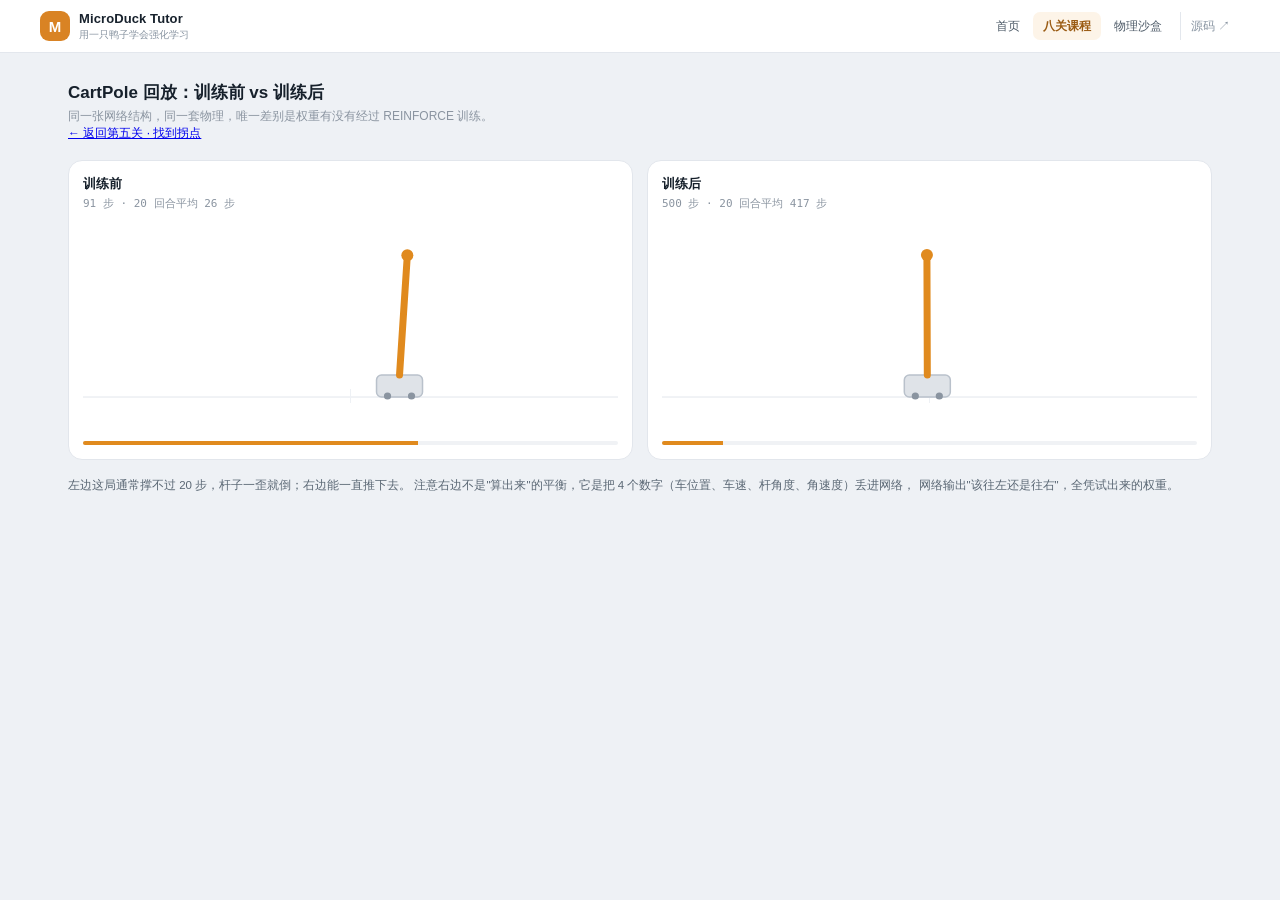
<file: rl-lab/player.html>
<!DOCTYPE html>
<html lang="zh-CN">
<head>
<meta charset="utf-8" />
<meta name="viewport" content="width=device-width, initial-scale=1" />
<title>CartPole 训练回放 · MicroDuck Tutor</title>
<link rel="stylesheet" href="../css/site.css" />
<script src="../js/site.js" defer></script>
<style>
  :root {
    --ink: #16202b;
    --ink-soft: #5a6774;
    --ink-faint: #8a94a0;
    --line: #e2e6ec;
    --card: #fff;
    --accent: #e08a1e;
  }
  * { box-sizing: border-box; }
  body {
    margin: 0;
    background: #eef1f5;
    color: var(--ink);
    font-family: -apple-system, "PingFang SC", "Hiragino Sans GB", "Microsoft YaHei", sans-serif;
  }
  .player-main { max-width: 1200px; margin: 0 auto; padding: 28px; }
  h1 { font-size: 17px; font-weight: 650; margin: 0 0 4px; }
  .sub { font-size: 12px; color: var(--ink-faint); margin: 0 0 18px; }
  .grid { display: grid; grid-template-columns: 1fr 1fr; gap: 14px; }
  .panel {
    background: var(--card);
    border: 1px solid var(--line);
    border-radius: 14px;
    padding: 14px;
  }
  .panel h2 { margin: 0; font-size: 13px; font-weight: 650; }
  .panel .meta { margin: 3px 0 10px; font-size: 11px; color: var(--ink-faint); font-family: "SF Mono", Menlo, monospace; }
  canvas { width: 100%; height: 210px; display: block; }
  .panel.done { border-color: #f0c98a; box-shadow: 0 0 0 3px rgba(240, 201, 138, 0.22); }
  .bar {
    margin-top: 10px;
    height: 4px;
    border-radius: 3px;
    background: #f0f2f5;
    overflow: hidden;
  }
  .bar i { display: block; height: 100%; width: 0; background: var(--accent); }
  .foot { margin-top: 16px; font-size: 11.5px; line-height: 1.7; color: var(--ink-soft); }
  @media (max-width: 760px) { .grid { grid-template-columns: 1fr; } }
</style>
</head>
<body data-site-root="../" data-site-page="course">

<main class="player-main">
<h1>CartPole 回放：训练前 vs 训练后</h1>
<p class="sub">同一张网络结构，同一套物理，唯一差别是权重有没有经过 REINFORCE 训练。<br><a href="./course.html#st5">← 返回第五关 · 找到拐点</a></p>

<div class="grid">
  <section class="panel" id="panel-a">
    <h2>训练前</h2>
    <p class="meta" id="meta-a">载入中…</p>
    <canvas id="cv-a"></canvas>
    <div class="bar"><i id="bar-a"></i></div>
  </section>
  <section class="panel" id="panel-b">
    <h2>训练后</h2>
    <p class="meta" id="meta-b">载入中…</p>
    <canvas id="cv-b"></canvas>
    <div class="bar"><i id="bar-b"></i></div>
  </section>
</div>

<p class="foot">
  左边这局通常撑不过 20 步，杆子一歪就倒；右边能一直推下去。
  注意右边不是"算出来"的平衡，它是把 4 个数字（车位置、车速、杆角度、角速度）丢进网络，
  网络输出"该往左还是往右"，全凭试出来的权重。
</p>
</main>

<script>
const tracks = { a: null, b: null };
const state = {
  a: { frames: [], i: 0, pause: 0 },
  b: { frames: [], i: 0, pause: 0 },
};

function setupCanvas(cv) {
  const dpr = Math.min(window.devicePixelRatio || 1, 2);
  const w = cv.clientWidth, h = cv.clientHeight;
  cv.width = w * dpr;
  cv.height = h * dpr;
  const ctx = cv.getContext('2d');
  ctx.setTransform(dpr, 0, 0, dpr, 0, 0);
  return { ctx, w, h };
}

function draw(cv, frame, alive) {
  const { ctx, w, h } = setupCanvas(cv);
  ctx.clearRect(0, 0, w, h);

  const cx = w / 2, groundY = h - 34;
  const scaleX = w / 6.2;          // 视野 ±3.1 米
  const cartW = 46, cartH = 22;

  // 地面
  ctx.strokeStyle = '#e2e6ec';
  ctx.lineWidth = 1;
  ctx.beginPath();
  ctx.moveTo(0, groundY);
  ctx.lineTo(w, groundY);
  ctx.stroke();

  // 中央刻度
  ctx.strokeStyle = '#eef1f5';
  ctx.beginPath();
  ctx.moveTo(cx, groundY - 8);
  ctx.lineTo(cx, groundY + 6);
  ctx.stroke();

  if (!frame) {
    ctx.fillStyle = '#8a94a0';
    ctx.font = '12px -apple-system, sans-serif';
    ctx.textAlign = 'center';
    ctx.fillText('等待数据…', cx, groundY - 60);
    return;
  }

  const [x, theta] = frame;
  const cartX = cx + x * scaleX;

  // 小车
  ctx.fillStyle = alive ? '#dfe3e8' : '#f3d9d6';
  ctx.strokeStyle = alive ? '#b9c1cb' : '#d9a39d';
  ctx.lineWidth = 1.5;
  ctx.beginPath();
  ctx.roundRect(cartX - cartW / 2, groundY - cartH, cartW, cartH, 5);
  ctx.fill();
  ctx.stroke();

  // 轮子
  ctx.fillStyle = '#8a94a0';
  [-12, 12].forEach((dx) => {
    ctx.beginPath();
    ctx.arc(cartX + dx, groundY - 1, 3.6, 0, Math.PI * 2);
    ctx.fill();
  });

  // 杆子：theta=0 时竖直向上，正角度朝右倒
  const L = 120;
  const dx = Math.sin(theta) * L;
  const dy = Math.cos(theta) * L;
  ctx.strokeStyle = alive ? '#e08a1e' : '#c25c4f';
  ctx.lineWidth = 7;
  ctx.lineCap = 'round';
  ctx.beginPath();
  ctx.moveTo(cartX, groundY - cartH);
  ctx.lineTo(cartX + dx, groundY - cartH - dy);
  ctx.stroke();

  // 杆顶配重
  ctx.fillStyle = alive ? '#e08a1e' : '#c25c4f';
  ctx.beginPath();
  ctx.arc(cartX + dx, groundY - cartH - dy, 6, 0, Math.PI * 2);
  ctx.fill();
}

function render(key) {
  const s = state[key];
  const cv = document.getElementById('cv-' + key);
  const frame = s.frames[s.i];
  draw(cv, frame, s.i < s.frames.length - 1 || s.frames.length === 0);
  document.getElementById('bar-' + key).style.width =
    (s.frames.length ? (Math.min(s.i, s.frames.length) / s.frames.length) * 100 : 0) + '%';
  if (s.i >= s.frames.length - 1) {
    document.getElementById('panel-' + key).classList.add('done');
  }
}

function load(key, url) {
  fetch(url)
    .then((r) => r.json())
    .then((data) => {
      state[key].frames = data.frames;
      document.getElementById('meta-' + key).textContent =
        `${data.frames.length} 步 · 20 回合平均 ${Math.round(data.avg)} 步`;
      render(key);
    })
    .catch(() => {
      document.getElementById('meta-' + key).textContent = '缺少 ' + url + '（先跑 02_cartpole_pg.py）';
    });
}

function loop() {
  for (const key of ['a', 'b']) {
    const s = state[key];
    if (!s.frames.length) continue;
    if (s.i < s.frames.length - 1) {
      s.i += 1;
    } else {
      s.pause += 1;
      if (s.pause > 45) {          // 停留约 0.75 秒再重播
        s.i = 0;
        s.pause = 0;
        document.getElementById('panel-' + key).classList.remove('done');
      }
    }
    render(key);
  }
  setTimeout(loop, 16);
}

load('a', './runs/cartpole_random.json');
load('b', './runs/cartpole_trained.json');
loop();
</script>
</body>
</html>
</file>
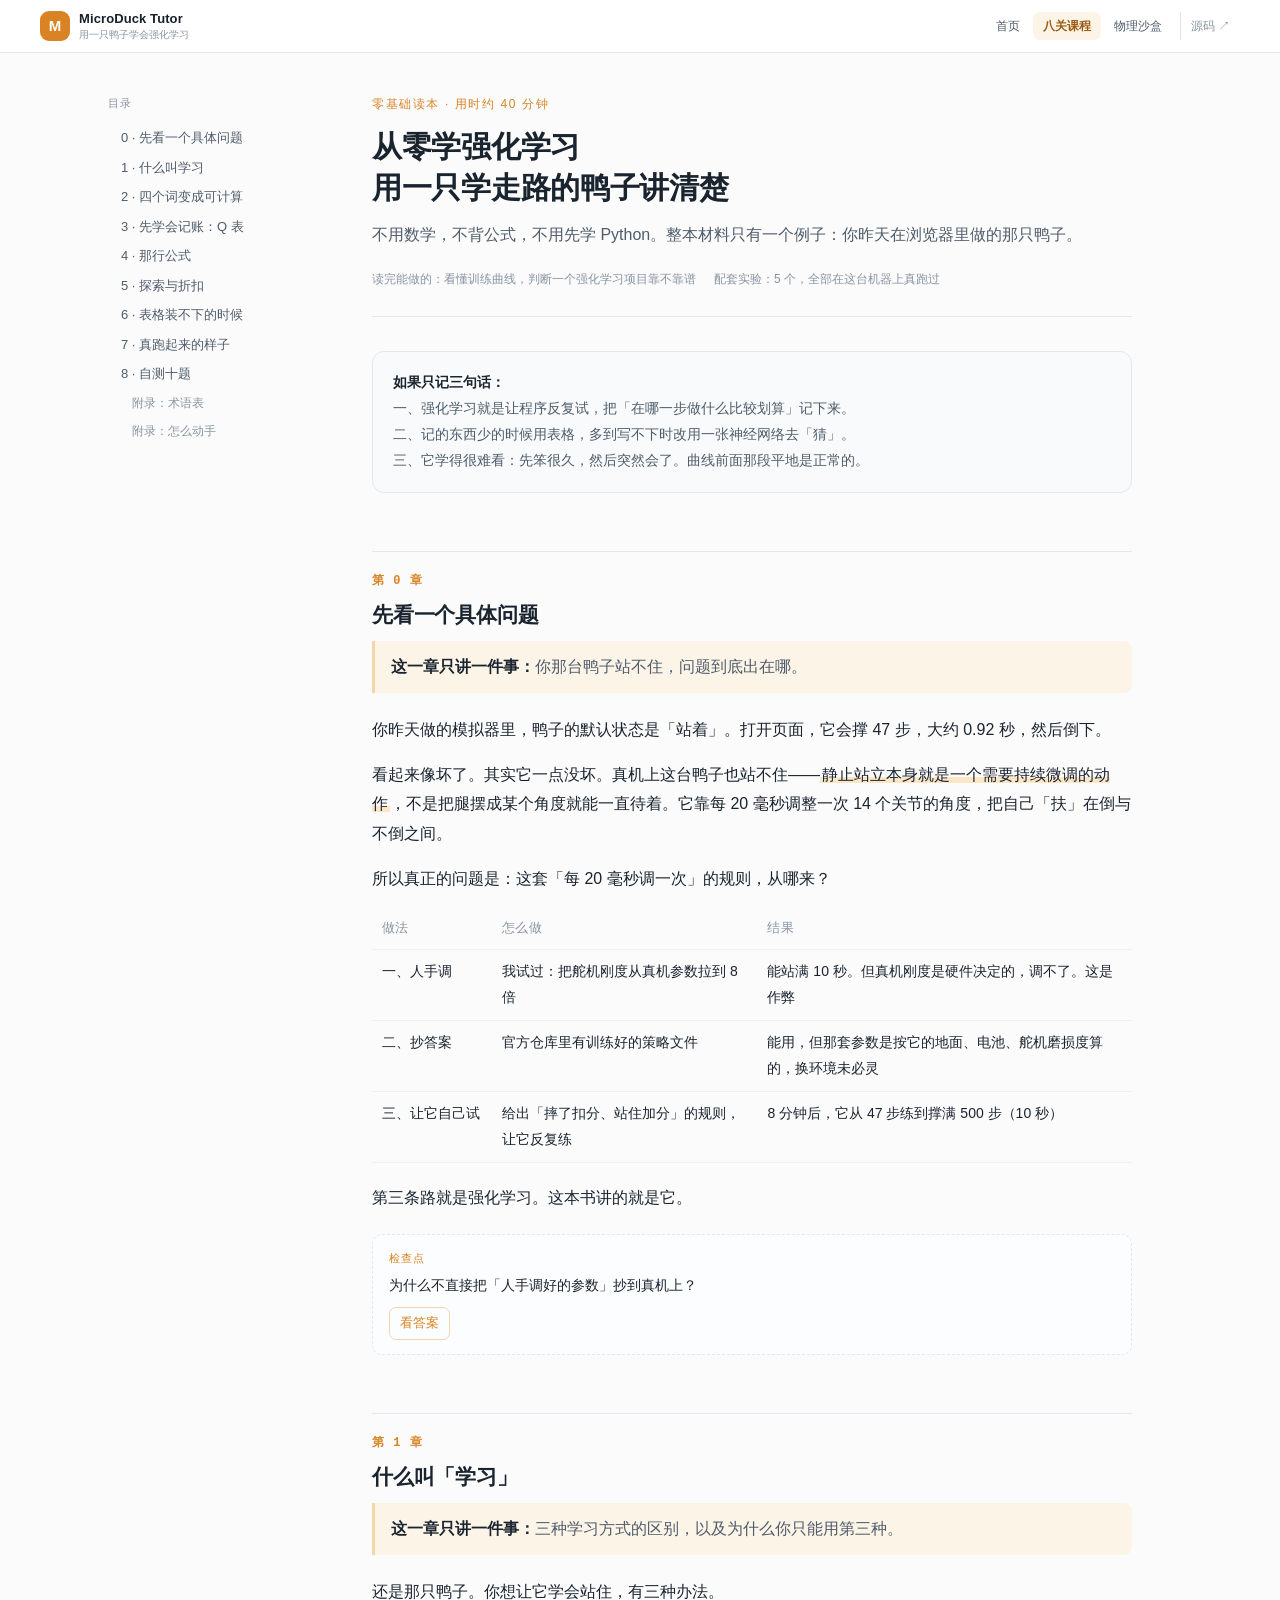
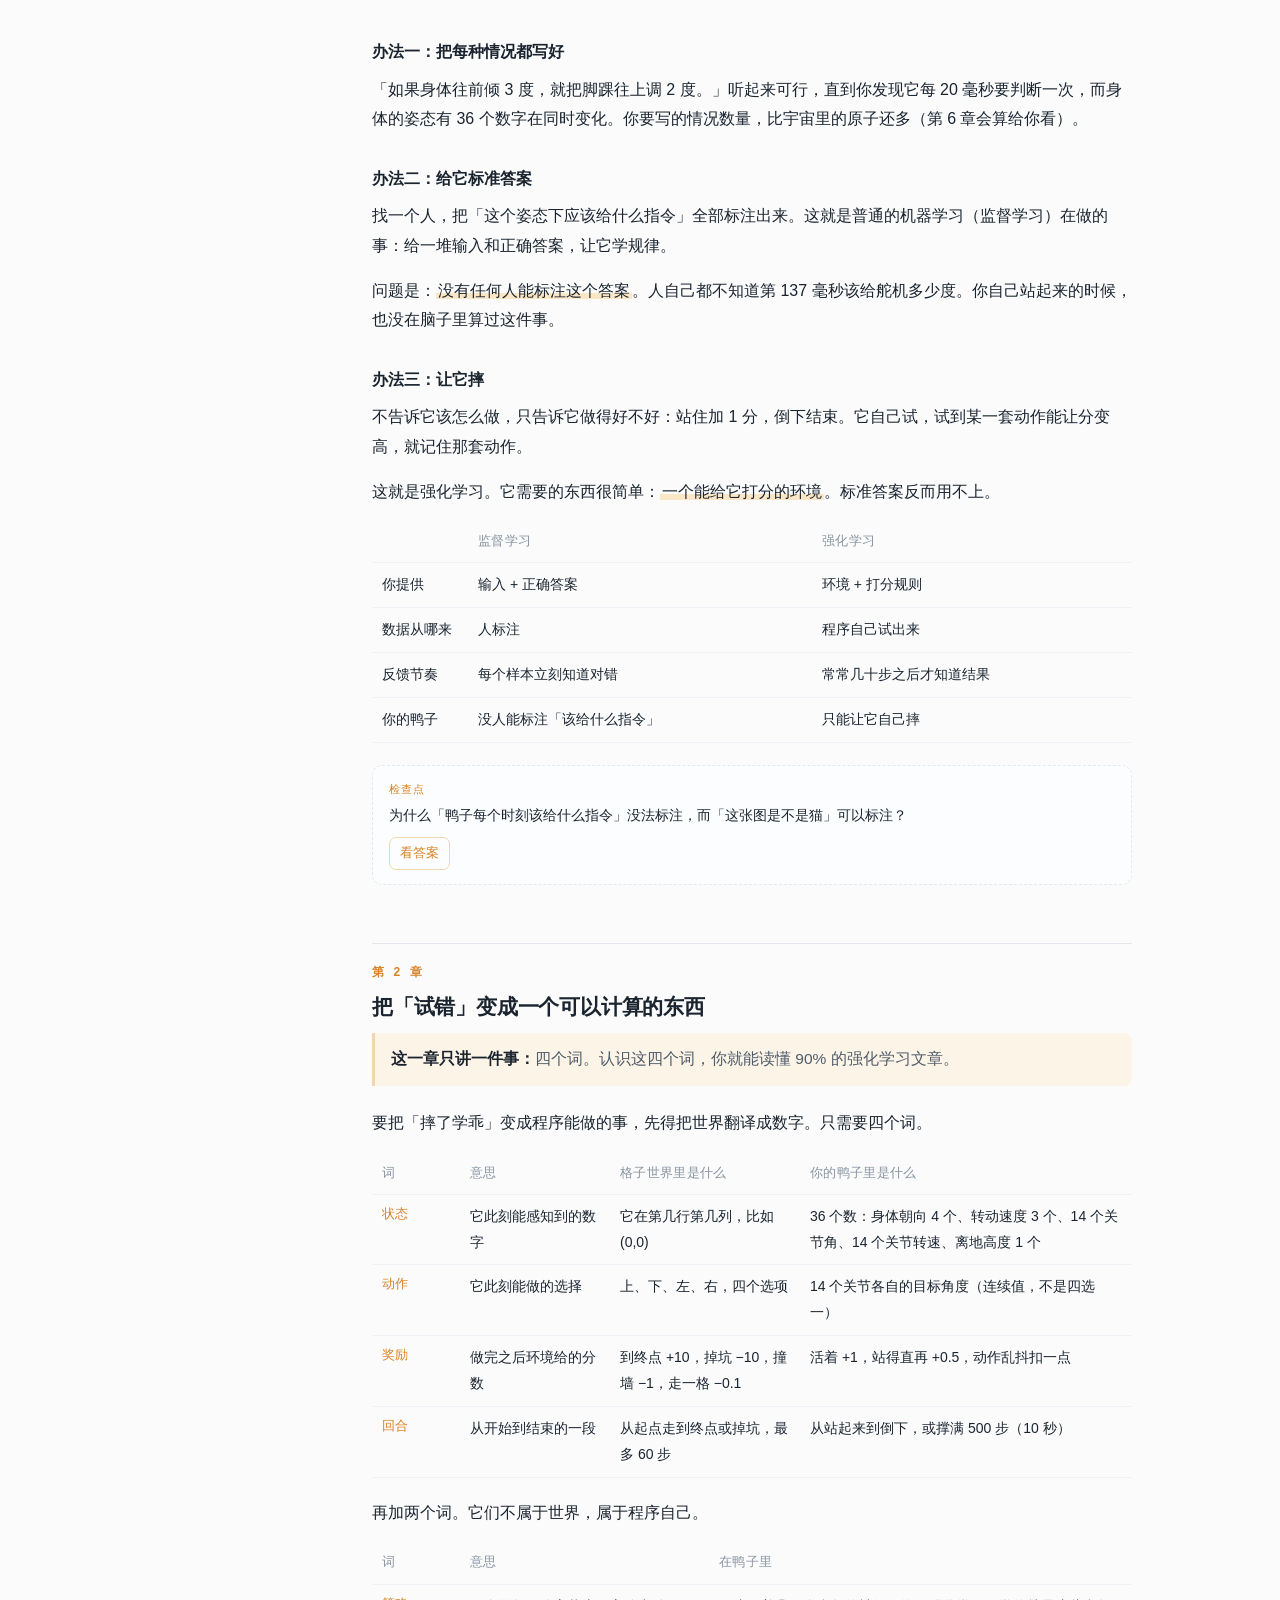
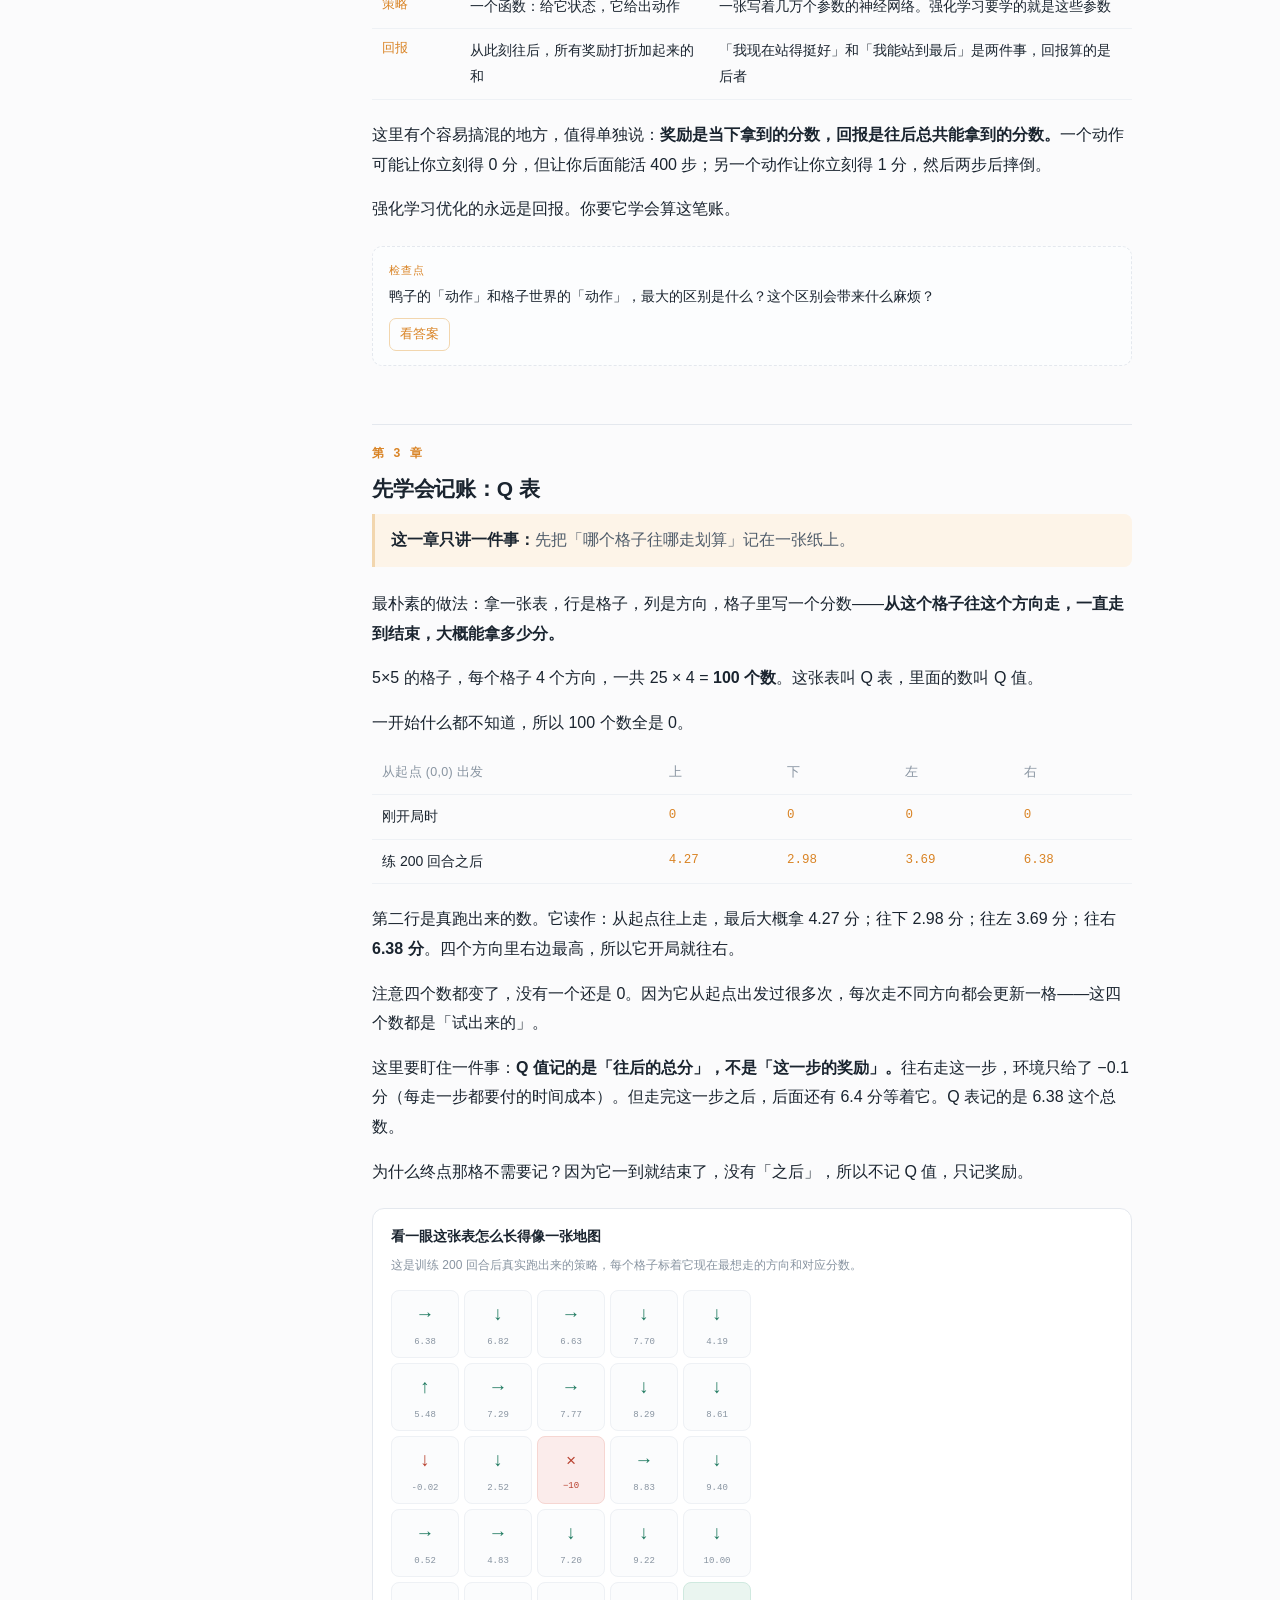
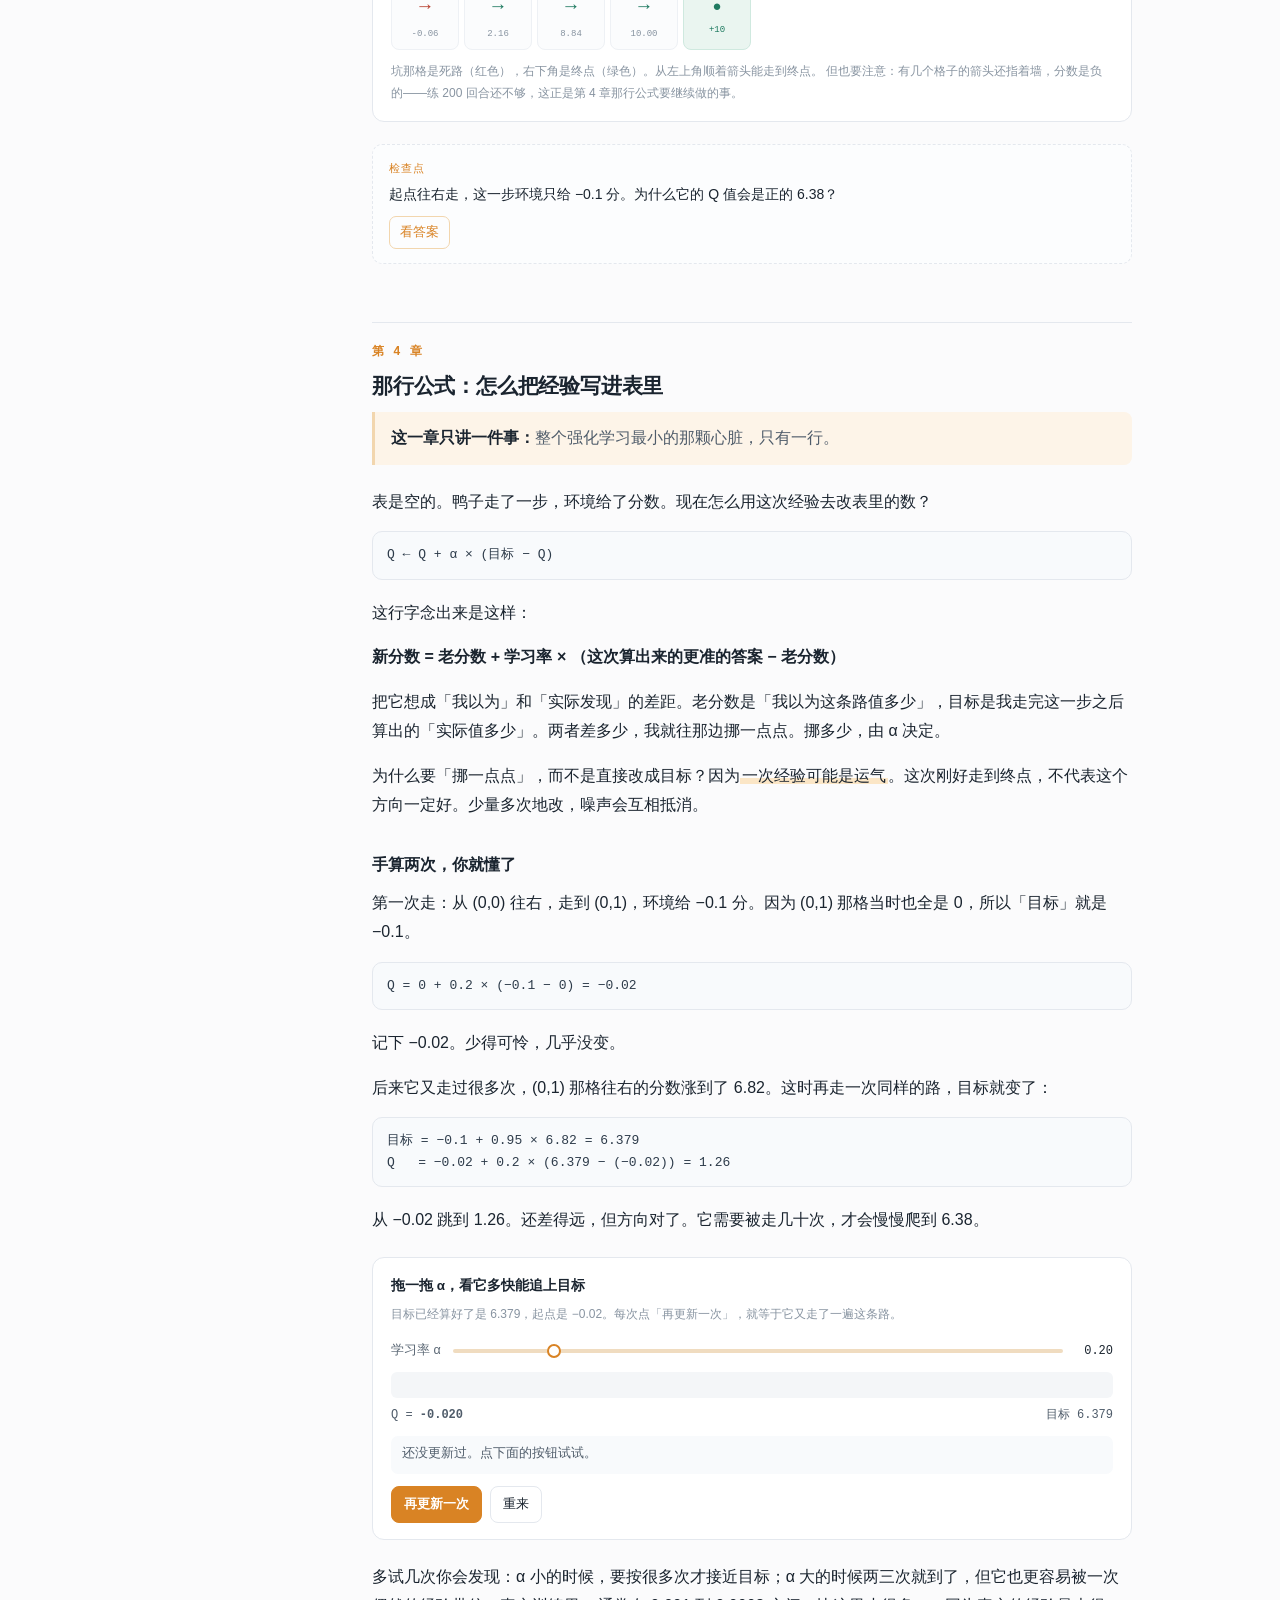
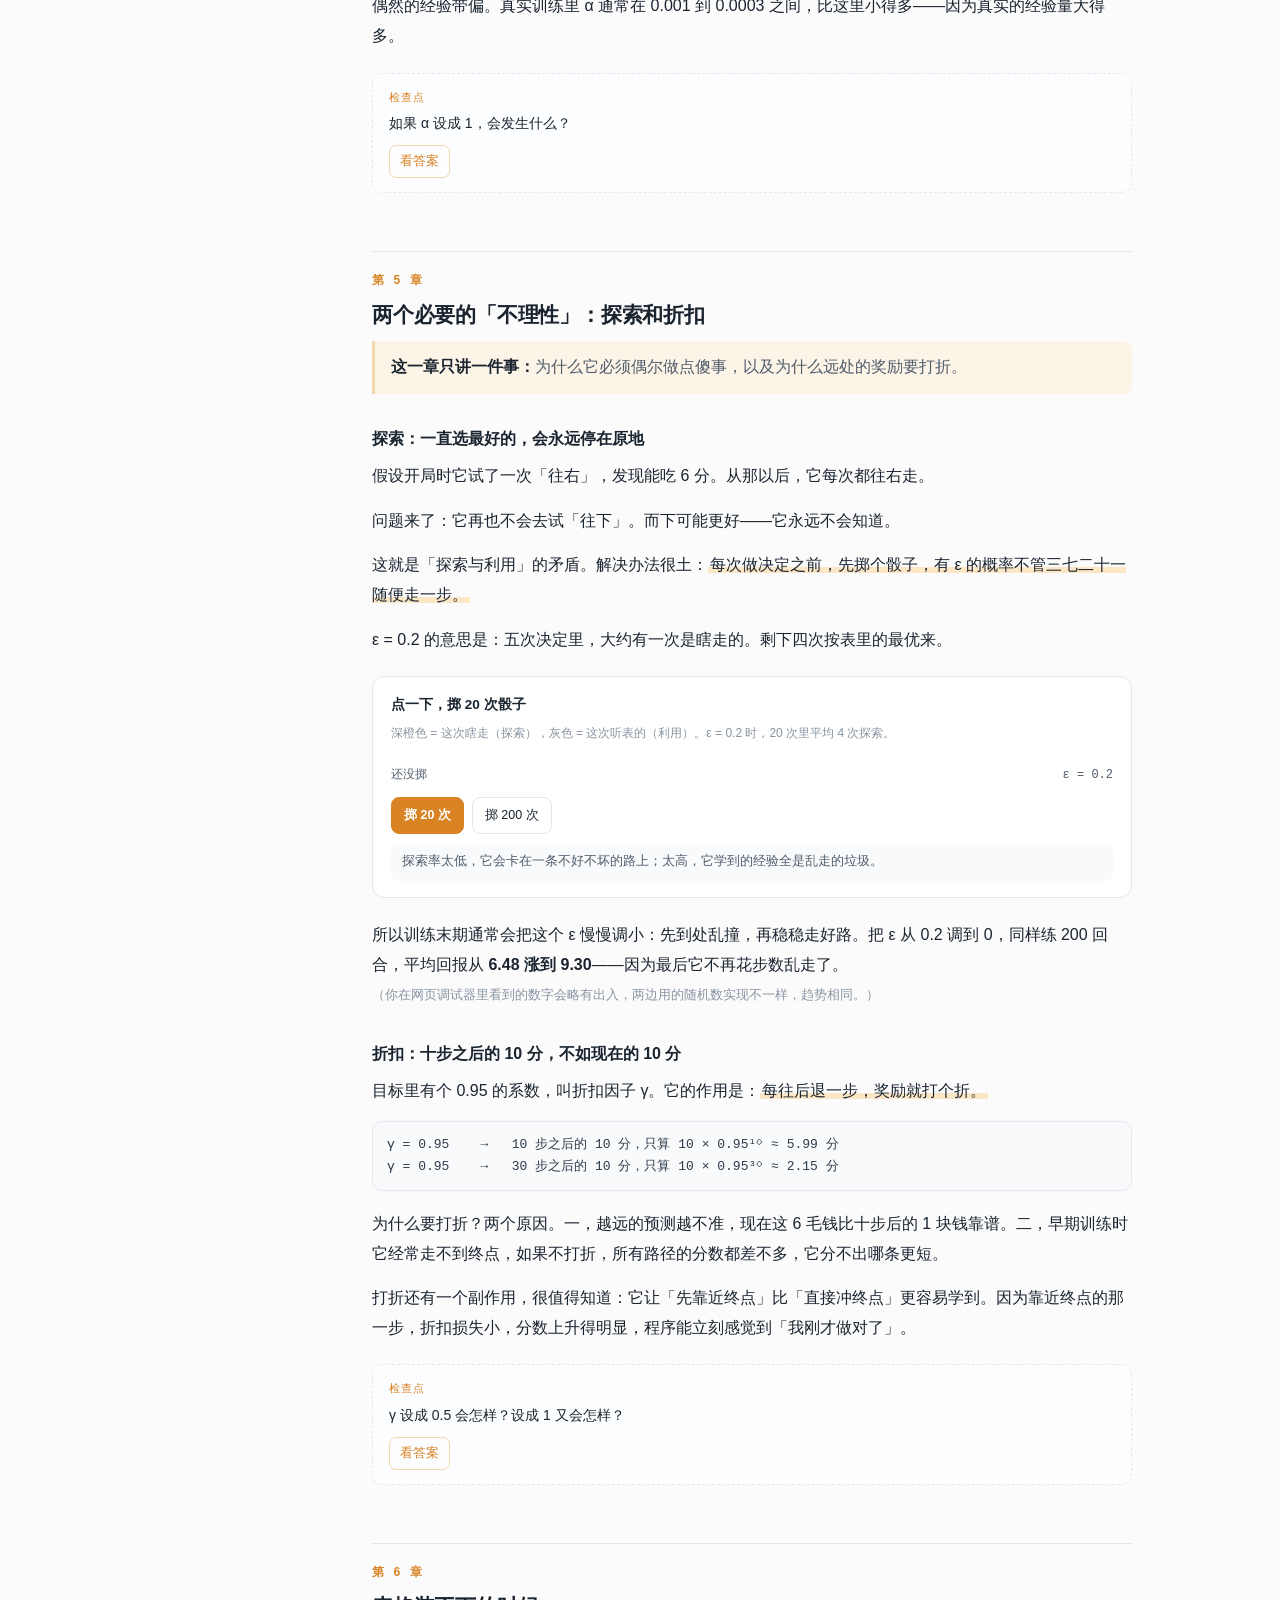
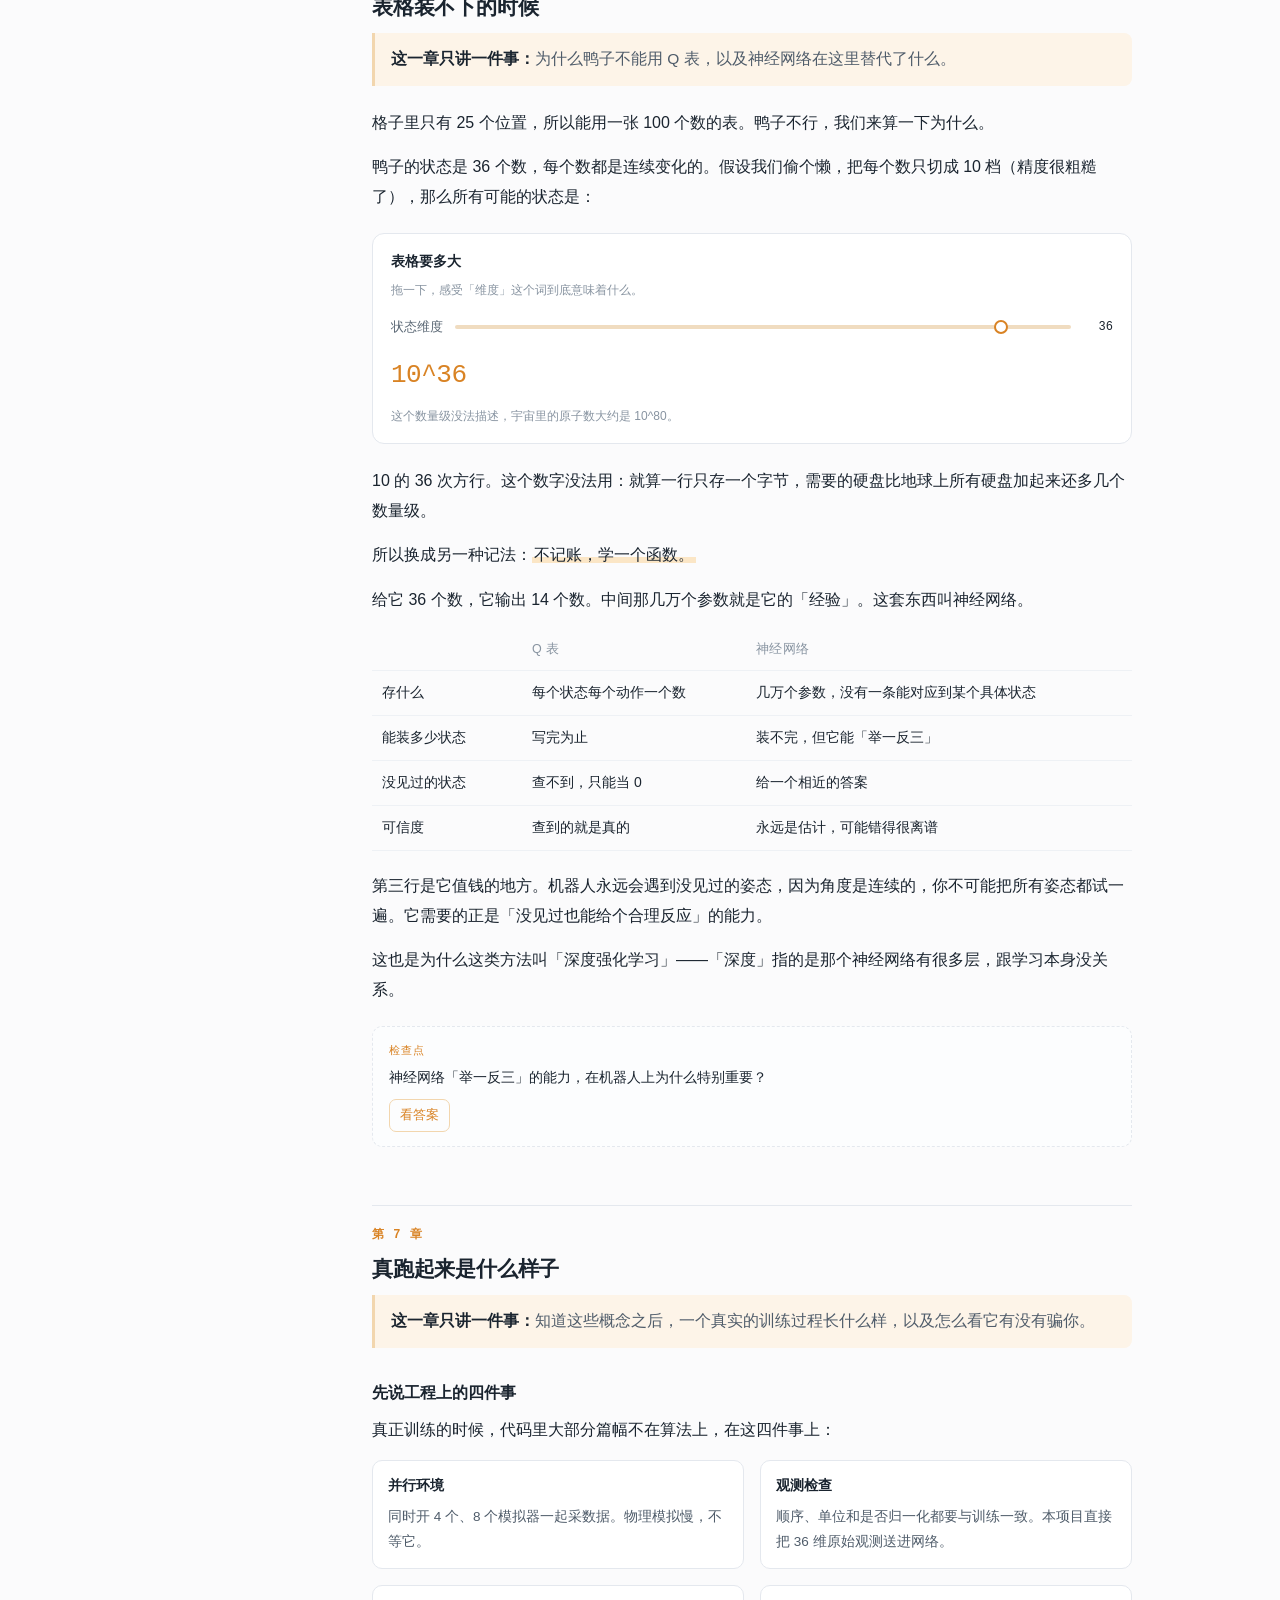
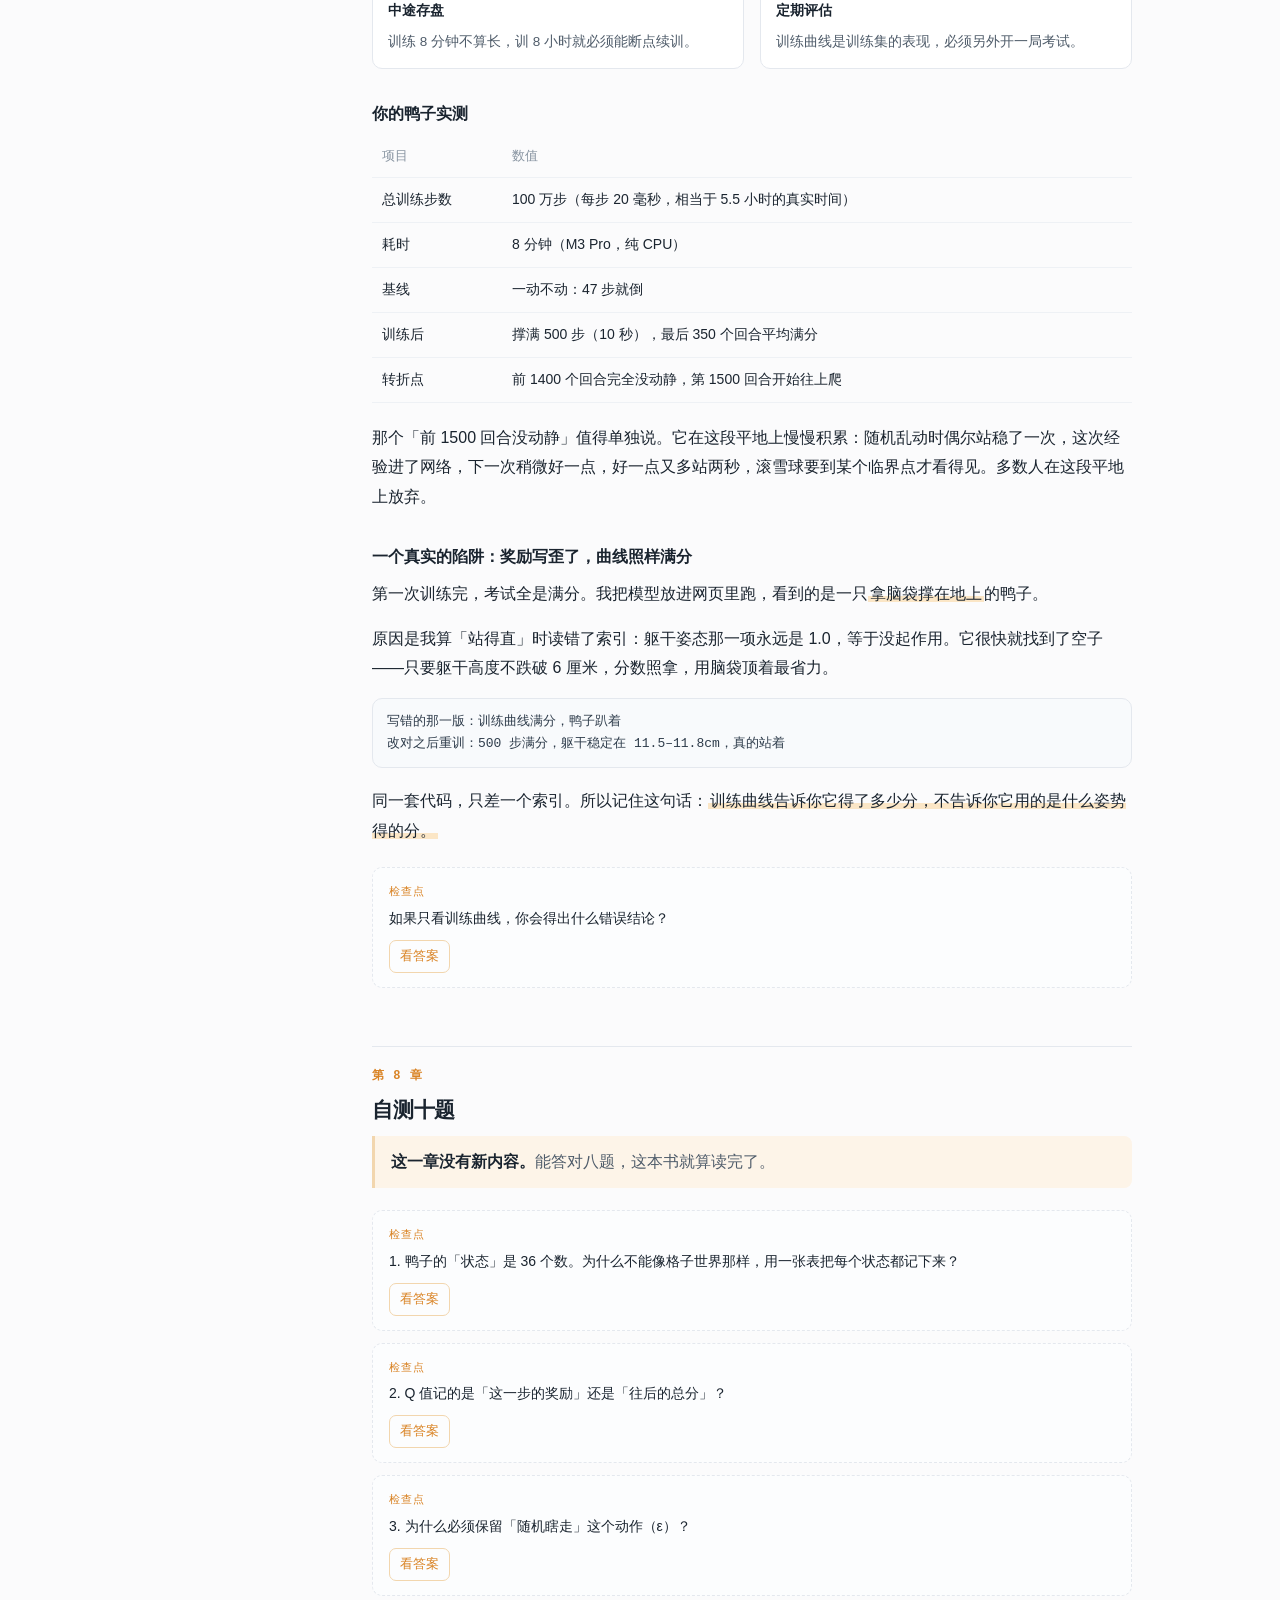
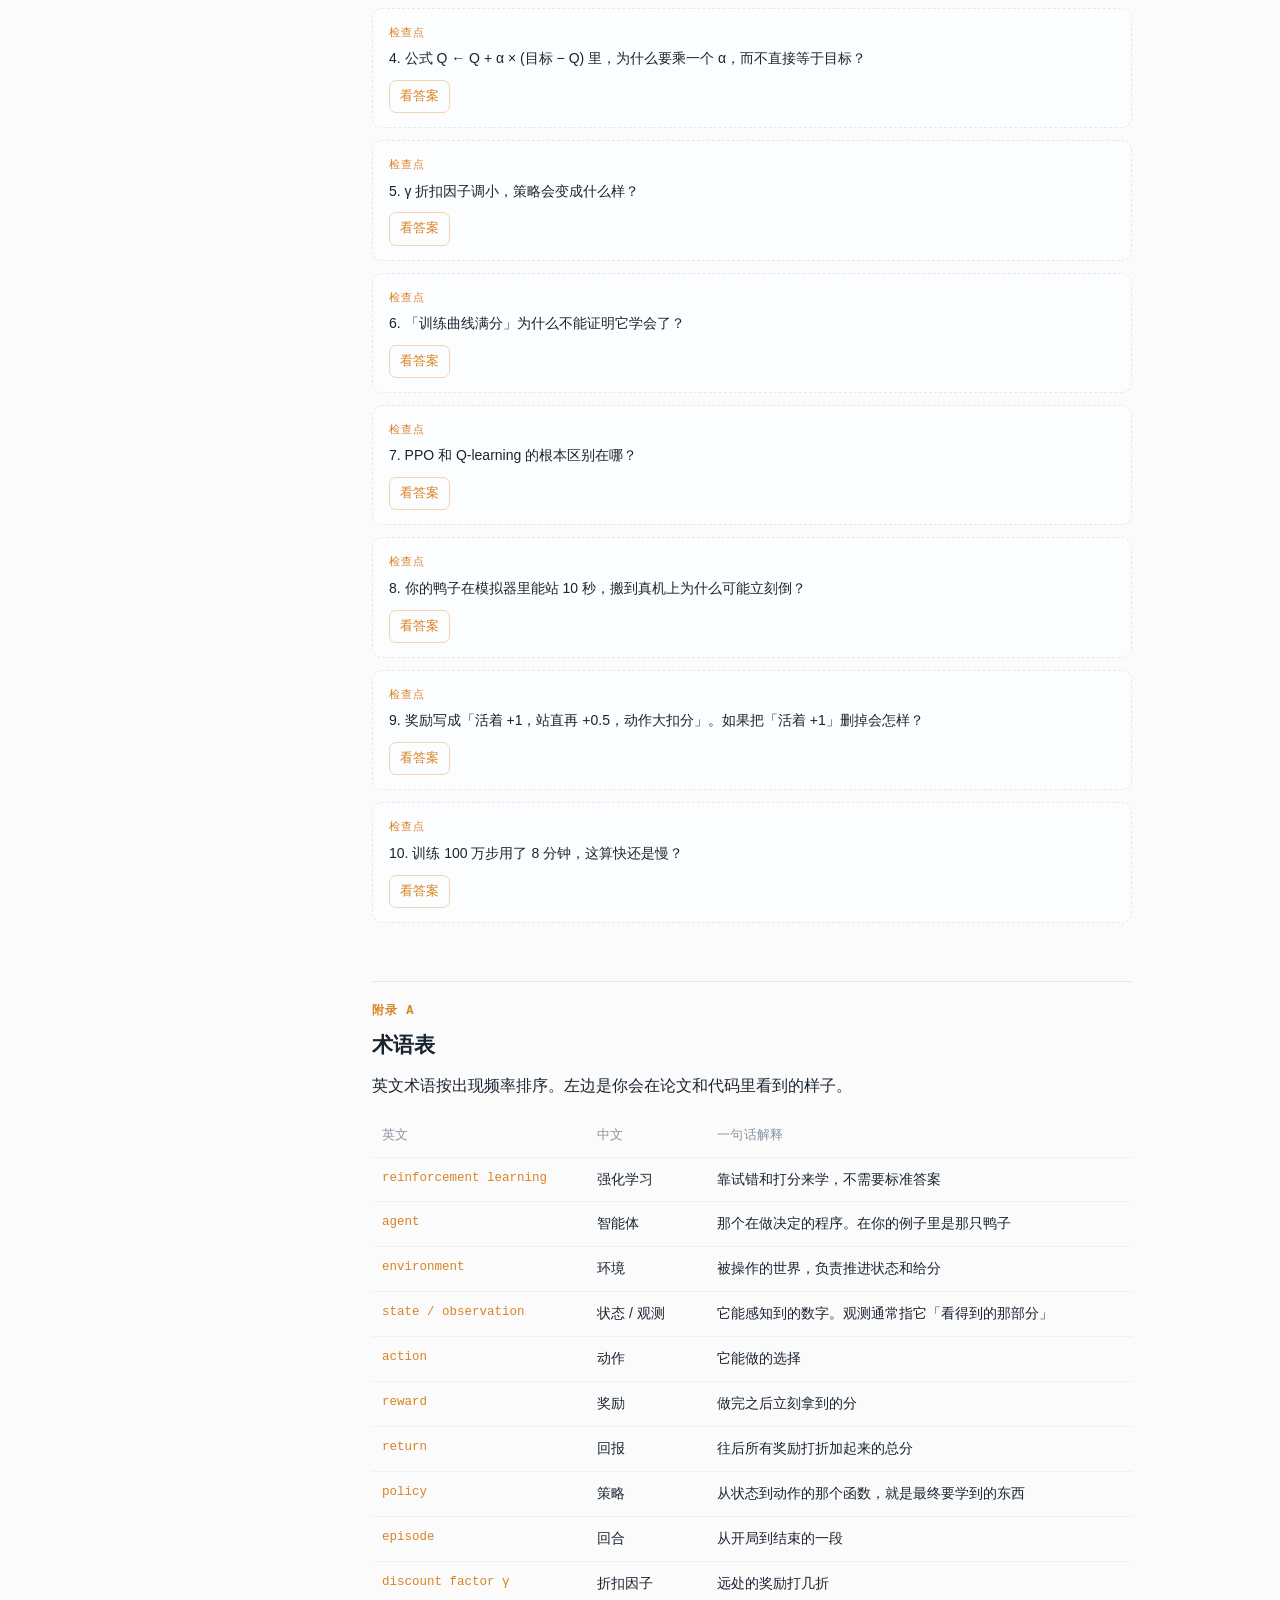
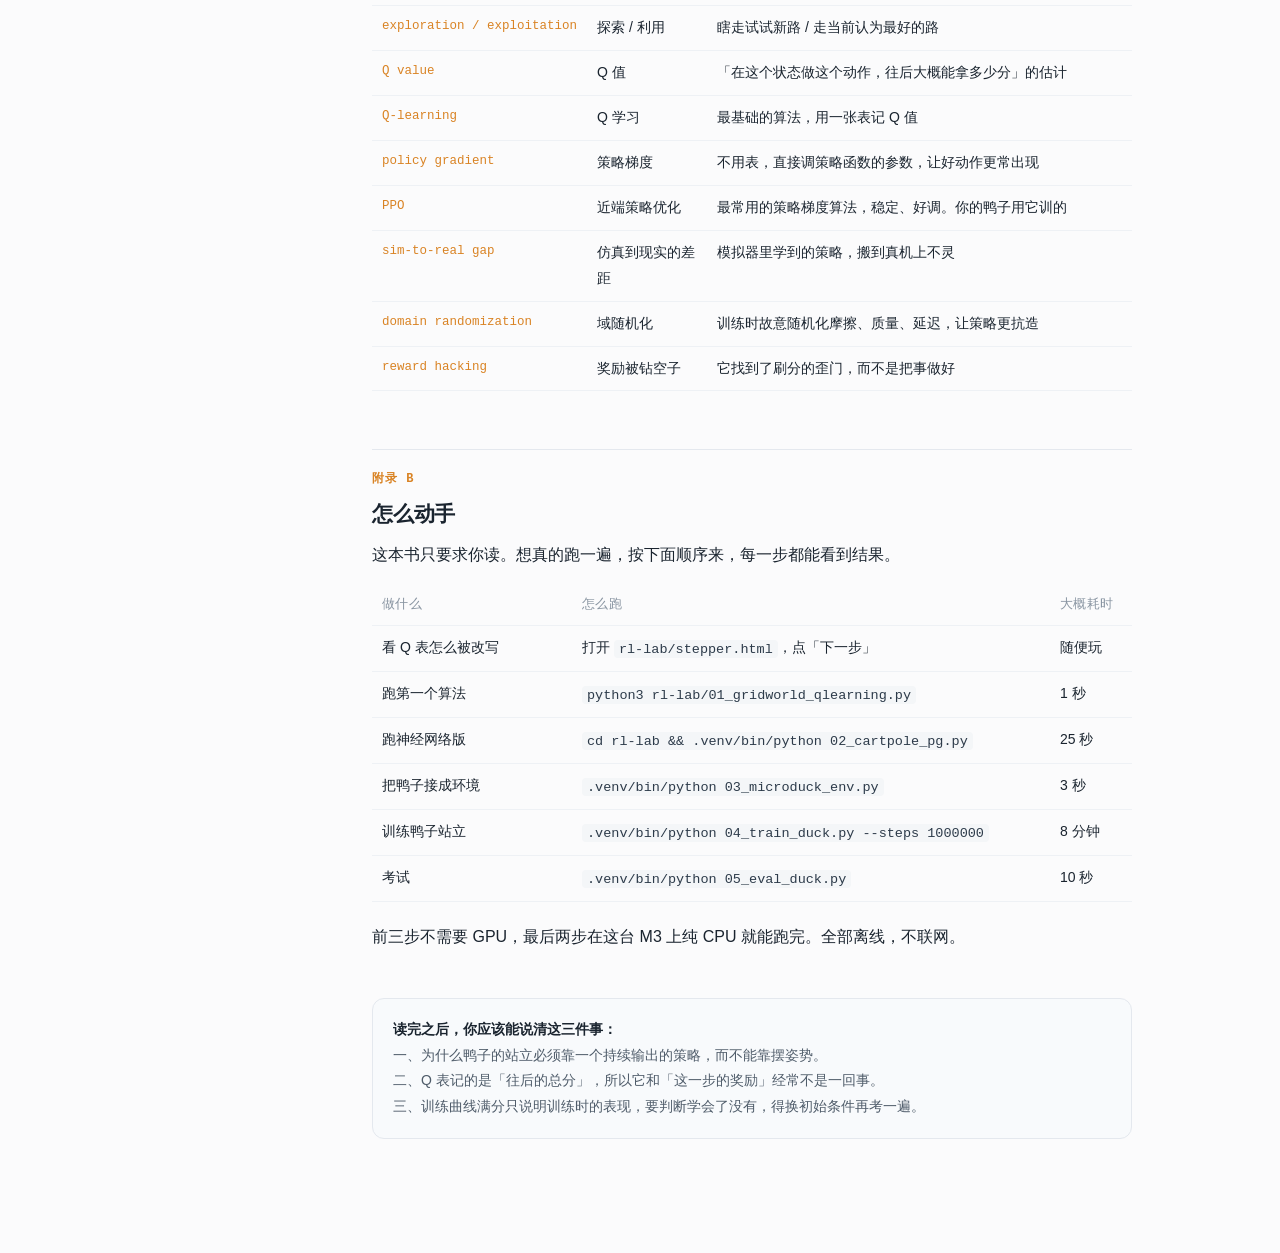
<file: rl-lab/start-here.html>
<!DOCTYPE html>
<html lang="zh-CN">
<head>
<meta charset="utf-8" />
<meta name="viewport" content="width=device-width, initial-scale=1" />
<title>深度读本 · MicroDuck Tutor</title>
<link rel="stylesheet" href="../css/site.css" />
<script src="../js/site.js" defer></script>
<style>
  :root {
    --ink: #1a242f;
    --ink-soft: #4f5c6a;
    --ink-faint: #8894a1;
    --line: #e4e8ee;
    --line-soft: #eef1f5;
    --bg: #fbfbfc;
    --paper: #fff;
    --accent: #d98324;
    --accent-soft: #fdf4e8;
    --accent-line: #f2d6ae;
    --good: #1f7a60;
    --bad: #b8412f;
    --mono: "SF Mono", "JetBrains Mono", Menlo, Consolas, monospace;
  }
  * { box-sizing: border-box; }
  html { scroll-behavior: smooth; }
  body {
    margin: 0;
    background: var(--bg);
    color: var(--ink);
    font-family: -apple-system, "PingFang SC", "Hiragino Sans GB", "Microsoft YaHei", sans-serif;
    -webkit-font-smoothing: antialiased;
    font-size: 16px;
    line-height: 1.85;
  }

  /* 布局 */
  .wrap {
    display: grid;
    grid-template-columns: 216px minmax(0, 760px);
    gap: 48px;
    max-width: 1120px;
    margin: 0 auto;
    padding: 40px 28px 120px;
    align-items: start;
  }
  nav.toc { position: sticky; top: 76px; font-size: 13px; }
  nav.toc .toc-title {
    font-size: 11px;
    letter-spacing: 1.4px;
    color: var(--ink-faint);
    margin-bottom: 10px;
  }
  nav.toc a {
    display: block;
    padding: 5px 0 5px 11px;
    color: var(--ink-soft);
    text-decoration: none;
    border-left: 2px solid transparent;
    line-height: 1.5;
  }
  nav.toc a:hover { color: var(--accent); border-left-color: var(--accent-line); }
  nav.toc a.sub { padding-left: 22px; font-size: 12px; color: var(--ink-faint); }

  /* 排版 */
  article { min-width: 0; }
  .cover { padding-bottom: 26px; border-bottom: 1px solid var(--line); margin-bottom: 34px; }
  .cover .kicker {
    font-size: 12px;
    letter-spacing: 1.6px;
    color: var(--accent);
    margin-bottom: 12px;
  }
  h1 { font-size: 30px; line-height: 1.35; margin: 0 0 12px; font-weight: 650; letter-spacing: -0.3px; }
  .cover .lede { font-size: 16px; color: var(--ink-soft); margin: 0 0 18px; }
  .cover .meta {
    display: flex; gap: 18px; flex-wrap: wrap;
    font-size: 12px; color: var(--ink-faint);
  }

  h2 {
    font-size: 21px;
    font-weight: 650;
    margin: 58px 0 6px;
    padding-top: 18px;
    border-top: 1px solid var(--line);
    letter-spacing: -0.2px;
  }
  h2 .num {
    font-family: var(--mono);
    font-size: 12px;
    color: var(--accent);
    display: block;
    margin-bottom: 4px;
    letter-spacing: 1px;
  }
  h3 { font-size: 16px; font-weight: 650; margin: 30px 0 8px; }
  p { margin: 0 0 15px; }
  strong { font-weight: 650; }
  em { font-style: normal; background: linear-gradient(transparent 62%, #fbe6c6 62%); padding: 0 2px; }

  .lead {
    font-size: 15.5px;
    color: var(--ink-soft);
    padding: 12px 16px;
    background: var(--accent-soft);
    border-left: 3px solid var(--accent-line);
    border-radius: 0 8px 8px 0;
    margin: 0 0 22px;
  }
  .lead b { color: var(--ink); }

  code {
    font-family: var(--mono);
    font-size: 13.5px;
    background: #f4f6f8;
    padding: 1.5px 5px;
    border-radius: 4px;
    color: #2d3b4a;
  }
  pre {
    font-family: var(--mono);
    font-size: 13px;
    line-height: 1.7;
    background: #f8fafc;
    border: 1px solid var(--line);
    border-radius: 10px;
    padding: 12px 14px;
    overflow-x: auto;
    margin: 0 0 18px;
  }
  pre code { background: none; padding: 0; font-size: 13px; }

  table {
    width: 100%;
    border-collapse: collapse;
    font-size: 14px;
    margin: 0 0 20px;
  }
  th, td {
    text-align: left;
    padding: 9px 10px;
    border-bottom: 1px solid var(--line-soft);
    vertical-align: top;
  }
  th { font-size: 12.5px; color: var(--ink-faint); font-weight: 500; letter-spacing: 0.3px; }
  td.k { font-family: var(--mono); font-size: 12.5px; color: var(--accent); white-space: nowrap; }

  .check {
    margin: 22px 0 0;
    padding: 14px 16px;
    border: 1px dashed var(--line);
    border-radius: 10px;
    background: #fcfdfe;
  }
  .check .q { font-size: 14px; color: var(--ink); margin-bottom: 8px; }
  .check .q::before { content: "检查点"; font-size: 10.5px; letter-spacing: 1.2px; color: var(--accent); display: block; margin-bottom: 4px; }
  .check button {
    font: inherit; font-size: 12.5px; color: var(--accent);
    background: none; border: 1px solid var(--accent-line); border-radius: 7px;
    padding: 4px 10px; cursor: pointer;
  }
  .check button:hover { background: var(--accent-soft); }
  .check .a { display: none; margin-top: 10px; font-size: 14px; color: var(--ink-soft); }
  .check.open .a { display: block; }

  .lab {
    margin: 22px 0;
    border: 1px solid var(--line);
    border-radius: 12px;
    background: var(--paper);
    padding: 16px 18px;
  }
  .lab h4 {
    margin: 0 0 4px;
    font-size: 13.5px;
    font-weight: 650;
  }
  .lab .hint { font-size: 12px; color: var(--ink-faint); margin: 0 0 14px; }
  .lab button {
    font: inherit; font-size: 12.5px; padding: 6px 12px;
    border: 1px solid var(--line); border-radius: 8px;
    background: #fff; color: var(--ink); cursor: pointer;
  }
  .lab button:hover { background: #f6f8fa; }
  .lab button.primary { background: var(--accent); border-color: var(--accent); color: #fff; font-weight: 600; }
  .lab button.primary:hover { background: #c8761c; }
  .lab input[type="range"] { -webkit-appearance: none; appearance: none; height: 18px; background: transparent; cursor: pointer; flex: 1; }
  .lab input[type="range"]::-webkit-slider-runnable-track { height: 4px; border-radius: 3px; background: #f0dcc0; }
  .lab input[type="range"]::-webkit-slider-thumb {
    -webkit-appearance: none; width: 14px; height: 14px; margin-top: -5px;
    border-radius: 50%; background: #fff; border: 2px solid var(--accent);
  }

  .bar-outer {
    position: relative;
    height: 26px;
    background: #f4f6f8;
    border-radius: 6px;
    overflow: hidden;
    margin: 10px 0 6px;
  }
  .bar-inner {
    height: 100%;
    background: linear-gradient(90deg, #f6d9ae, #e39c3c);
    width: 0;
    transition: width 0.25s ease;
  }
  .bar-mark {
    position: absolute; top: 0; bottom: 0; width: 2px; background: #1f7a60; opacity: 0.5;
  }
  .readout {
    display: flex; justify-content: space-between;
    font-family: var(--mono); font-size: 12px; color: var(--ink-soft);
  }
  .formula {
    font-family: var(--mono);
    font-size: 12.5px;
    color: var(--ink-soft);
    background: #f8fafc;
    border-radius: 7px;
    padding: 8px 11px;
    margin-top: 10px;
    line-height: 1.7;
    white-space: pre-wrap;
  }

  .dots { display: flex; gap: 4px; flex-wrap: wrap; margin: 12px 0 6px; }
  .dot {
    width: 16px; height: 16px; border-radius: 4px;
    background: #eef1f5;
  }
  .dot.explore { background: var(--accent); }
  .dot.use { background: #cfd8e3; }

  .big-number {
    font-family: var(--mono);
    font-size: 26px;
    color: var(--accent);
    letter-spacing: -0.5px;
  }
  .note {
    font-size: 13px;
    color: var(--ink-faint);
    border-left: 2px solid var(--line);
    padding-left: 12px;
    margin: 0 0 18px;
  }
  .cols2 { display: grid; grid-template-columns: 1fr 1fr; gap: 16px; }
  .box {
    border: 1px solid var(--line);
    border-radius: 10px;
    padding: 13px 15px;
    background: var(--paper);
  }
  .box h5 { margin: 0 0 6px; font-size: 13.5px; font-weight: 650; }
  .box p { margin: 0; font-size: 13.5px; color: var(--ink-soft); }

  .end-note {
    margin-top: 46px;
    padding: 18px 20px;
    border-radius: 12px;
    background: #f8fafc;
    border: 1px solid var(--line);
    font-size: 14px;
    color: var(--ink-soft);
  }
  .end-note b { color: var(--ink); }

  @media (max-width: 900px) {
    .wrap { grid-template-columns: 1fr; gap: 0; padding: 24px 18px 80px; }
    nav.toc { display: none; }
    .cols2 { grid-template-columns: 1fr; }
    h1 { font-size: 24px; }
  }
  @media print {
    nav.toc, .check button { display: none; }
    .check .a { display: block !important; }
    body { background: #fff; font-size: 12pt; }
    .wrap { display: block; max-width: none; padding: 0; }
    h2 { page-break-after: avoid; }
    .lab { page-break-inside: avoid; }
  }
</style>
</head>
<body data-site-root="../" data-site-page="course">

<div class="wrap">

<nav class="toc">
  <div class="toc-title">目录</div>
  <a href="#c0">0 · 先看一个具体问题</a>
  <a href="#c1">1 · 什么叫学习</a>
  <a href="#c2">2 · 四个词变成可计算</a>
  <a href="#c3">3 · 先学会记账：Q 表</a>
  <a href="#c4">4 · 那行公式</a>
  <a href="#c5">5 · 探索与折扣</a>
  <a href="#c6">6 · 表格装不下的时候</a>
  <a href="#c7">7 · 真跑起来的样子</a>
  <a href="#c8">8 · 自测十题</a>
  <a href="#app" class="sub">附录：术语表</a>
  <a href="#run" class="sub">附录：怎么动手</a>
</nav>

<article>

<div class="cover">
  <div class="kicker">零基础读本 · 用时约 40 分钟</div>
  <h1>从零学强化学习<br>用一只学走路的鸭子讲清楚</h1>
  <p class="lede">不用数学，不背公式，不用先学 Python。整本材料只有一个例子：你昨天在浏览器里做的那只鸭子。</p>
  <div class="meta">
    <span>读完能做的：看懂训练曲线，判断一个强化学习项目靠不靠谱</span>
    <span>配套实验：5 个，全部在这台机器上真跑过</span>
  </div>
</div>

<div class="end-note" style="margin-top:0; margin-bottom:34px;">
  <b>如果只记三句话：</b><br>
  一、强化学习就是让程序反复试，把「在哪一步做什么比较划算」记下来。<br>
  二、记的东西少的时候用表格，多到写不下时改用一张神经网络去「猜」。<br>
  三、它学得很难看：先笨很久，然后突然会了。曲线前面那段平地是正常的。
</div>

<!-- ══════════════ 0 ══════════════ -->
<h2 id="c0"><span class="num">第 0 章</span>先看一个具体问题</h2>

<p class="lead"><b>这一章只讲一件事：</b>你那台鸭子站不住，问题到底出在哪。</p>

<p>你昨天做的模拟器里，鸭子的默认状态是「站着」。打开页面，它会撑 47 步，大约 0.92 秒，然后倒下。</p>

<p>看起来像坏了。其实它一点没坏。真机上这台鸭子也站不住——<em>静止站立本身就是一个需要持续微调的动作</em>，不是把腿摆成某个角度就能一直待着。它靠每 20 毫秒调整一次 14 个关节的角度，把自己「扶」在倒与不倒之间。</p>

<p>所以真正的问题是：这套「每 20 毫秒调一次」的规则，从哪来？</p>

<table>
  <thead><tr><th style="width:120px">做法</th><th>怎么做</th><th>结果</th></tr></thead>
  <tbody>
    <tr><td>一、人手调</td><td>我试过：把舵机刚度从真机参数拉到 8 倍</td><td>能站满 10 秒。但真机刚度是硬件决定的，调不了。这是作弊</td></tr>
    <tr><td>二、抄答案</td><td>官方仓库里有训练好的策略文件</td><td>能用，但那套参数是按它的地面、电池、舵机磨损度算的，换环境未必灵</td></tr>
    <tr><td>三、让它自己试</td><td>给出「摔了扣分、站住加分」的规则，让它反复练</td><td>8 分钟后，它从 47 步练到撑满 500 步（10 秒）</td></tr>
  </tbody>
</table>

<p>第三条路就是强化学习。这本书讲的就是它。</p>

<div class="check">
  <div class="q">为什么不直接把「人手调好的参数」抄到真机上？</div>
  <button onclick="this.parentNode.classList.toggle('open')">看答案</button>
  <div class="a">因为那 8 倍刚度是我在模拟器里改的一个数字，真机舵机的力矩是固定的。我改的是「模型认为舵机有多大力」，真机不会因为我认为就变大力。<br><br>这件事有个名字，叫「仿真到现实的差距」（sim-to-real gap）。强化学习的价值，是让程序自己找出一套动作序列去适应真实条件，而不是依赖一个我瞎调的数字。</div>
</div>

<!-- ══════════════ 1 ══════════════ -->
<h2 id="c1"><span class="num">第 1 章</span>什么叫「学习」</h2>

<p class="lead"><b>这一章只讲一件事：</b>三种学习方式的区别，以及为什么你只能用第三种。</p>

<p>还是那只鸭子。你想让它学会站住，有三种办法。</p>

<h3>办法一：把每种情况都写好</h3>
<p>「如果身体往前倾 3 度，就把脚踝往上调 2 度。」听起来可行，直到你发现它每 20 毫秒要判断一次，而身体的姿态有 36 个数字在同时变化。你要写的情况数量，比宇宙里的原子还多（第 6 章会算给你看）。</p>

<h3>办法二：给它标准答案</h3>
<p>找一个人，把「这个姿态下应该给什么指令」全部标注出来。这就是普通的机器学习（监督学习）在做的事：给一堆输入和正确答案，让它学规律。</p>
<p>问题是：<em>没有任何人能标注这个答案</em>。人自己都不知道第 137 毫秒该给舵机多少度。你自己站起来的时候，也没在脑子里算过这件事。</p>

<h3>办法三：让它摔</h3>
<p>不告诉它该怎么做，只告诉它做得好不好：站住加 1 分，倒下结束。它自己试，试到某一套动作能让分变高，就记住那套动作。</p>

<p>这就是强化学习。它需要的东西很简单：<em>一个能给它打分的环境</em>。标准答案反而用不上。</p>

<table>
  <thead><tr><th style="width:96px"></th><th>监督学习</th><th>强化学习</th></tr></thead>
  <tbody>
    <tr><td>你提供</td><td>输入 + 正确答案</td><td>环境 + 打分规则</td></tr>
    <tr><td>数据从哪来</td><td>人标注</td><td>程序自己试出来</td></tr>
    <tr><td>反馈节奏</td><td>每个样本立刻知道对错</td><td>常常几十步之后才知道结果</td></tr>
    <tr><td>你的鸭子</td><td>没人能标注「该给什么指令」</td><td>只能让它自己摔</td></tr>
  </tbody>
</table>

<div class="check">
  <div class="q">为什么「鸭子每个时刻该给什么指令」没法标注，而「这张图是不是猫」可以标注？</div>
  <button onclick="this.parentNode.classList.toggle('open')">看答案</button>
  <div class="a">因为「是不是猫」是一个静态判断，人看一眼就知道。<br><br>而「第 137 毫秒该给舵机多少度」是一个连续动作，它的对错取决于后面发生了什么。同一脚，可能这一刻是对的、下一刻就导致摔倒。人对这种「延迟的效果」没有可靠的判断力，标出来的数据也是错的。</div>
</div>

<!-- ══════════════ 2 ══════════════ -->
<h2 id="c2"><span class="num">第 2 章</span>把「试错」变成一个可以计算的东西</h2>

<p class="lead"><b>这一章只讲一件事：</b>四个词。认识这四个词，你就能读懂 90% 的强化学习文章。</p>

<p>要把「摔了学乖」变成程序能做的事，先得把世界翻译成数字。只需要四个词。</p>

<table>
  <thead><tr><th style="width:88px">词</th><th style="width:150px">意思</th><th style="width:190px">格子世界里是什么</th><th>你的鸭子里是什么</th></tr></thead>
  <tbody>
    <tr><td class="k">状态</td><td>它此刻能感知到的数字</td><td>它在第几行第几列，比如 (0,0)</td><td>36 个数：身体朝向 4 个、转动速度 3 个、14 个关节角、14 个关节转速、离地高度 1 个</td></tr>
    <tr><td class="k">动作</td><td>它此刻能做的选择</td><td>上、下、左、右，四个选项</td><td>14 个关节各自的目标角度（连续值，不是四选一）</td></tr>
    <tr><td class="k">奖励</td><td>做完之后环境给的分数</td><td>到终点 +10，掉坑 −10，撞墙 −1，走一格 −0.1</td><td>活着 +1，站得直再 +0.5，动作乱抖扣一点</td></tr>
    <tr><td class="k">回合</td><td>从开始到结束的一段</td><td>从起点走到终点或掉坑，最多 60 步</td><td>从站起来到倒下，或撑满 500 步（10 秒）</td></tr>
  </tbody>
</table>

<p>再加两个词。它们不属于世界，属于程序自己。</p>

<table>
  <thead><tr><th style="width:88px">词</th><th>意思</th><th>在鸭子里</th></tr></thead>
  <tbody>
    <tr><td class="k">策略</td><td>一个函数：给它状态，它给出动作</td><td>一张写着几万个参数的神经网络。强化学习要学的就是这些参数</td></tr>
    <tr><td class="k">回报</td><td>从此刻往后，所有奖励打折加起来的和</td><td>「我现在站得挺好」和「我能站到最后」是两件事，回报算的是后者</td></tr>
  </tbody>
</table>

<p>这里有个容易搞混的地方，值得单独说：<strong>奖励是当下拿到的分数，回报是往后总共能拿到的分数。</strong>一个动作可能让你立刻得 0 分，但让你后面能活 400 步；另一个动作让你立刻得 1 分，然后两步后摔倒。</p>

<p>强化学习优化的永远是回报。你要它学会算这笔账。</p>

<div class="check">
  <div class="q">鸭子的「动作」和格子世界的「动作」，最大的区别是什么？这个区别会带来什么麻烦？</div>
  <button onclick="this.parentNode.classList.toggle('open')">看答案</button>
  <div class="a">格子世界只有 4 个选项，可以用一张表列出「每个格子选哪一个」。<br><br>鸭子有 14 个连续的角度值，每个可以是 −1.5 到 1.5 之间的任意数。组合起来是无穷多种，列不出来。所以鸭子不能用表格记，只能用一个函数去「算」——这就是第 6 章要讲的神经网络。</div>
</div>

<!-- ══════════════ 3 ══════════════ -->
<h2 id="c3"><span class="num">第 3 章</span>先学会记账：Q 表</h2>

<p class="lead"><b>这一章只讲一件事：</b>先把「哪个格子往哪走划算」记在一张纸上。</p>

<p>最朴素的做法：拿一张表，行是格子，列是方向，格子里写一个分数——<strong>从这个格子往这个方向走，一直走到结束，大概能拿多少分。</strong></p>

<p>5×5 的格子，每个格子 4 个方向，一共 25 × 4 = <strong>100 个数</strong>。这张表叫 Q 表，里面的数叫 Q 值。</p>

<p>一开始什么都不知道，所以 100 个数全是 0。</p>

<table>
  <thead><tr><th>从起点 (0,0) 出发</th><th>上</th><th>下</th><th>左</th><th>右</th></tr></thead>
  <tbody>
    <tr><td>刚开局时</td><td class="k">0</td><td class="k">0</td><td class="k">0</td><td class="k">0</td></tr>
    <tr><td>练 200 回合之后</td><td class="k">4.27</td><td class="k">2.98</td><td class="k">3.69</td><td class="k">6.38</td></tr>
  </tbody>
</table>

<p>第二行是真跑出来的数。它读作：从起点往上走，最后大概拿 4.27 分；往下 2.98 分；往左 3.69 分；往右 <strong>6.38 分</strong>。四个方向里右边最高，所以它开局就往右。</p>

<p>注意四个数都变了，没有一个还是 0。因为它从起点出发过很多次，每次走不同方向都会更新一格——这四个数都是「试出来的」。</p>

<p>这里要盯住一件事：<strong>Q 值记的是「往后的总分」，不是「这一步的奖励」。</strong>往右走这一步，环境只给了 −0.1 分（每走一步都要付的时间成本）。但走完这一步之后，后面还有 6.4 分等着它。Q 表记的是 6.38 这个总数。</p>

<p>为什么终点那格不需要记？因为它一到就结束了，没有「之后」，所以不记 Q 值，只记奖励。</p>

<div class="lab">
  <h4>看一眼这张表怎么长得像一张地图</h4>
  <p class="hint">这是训练 200 回合后真实跑出来的策略，每个格子标着它现在最想走的方向和对应分数。</p>
  <div id="qgrid" style="display:grid; grid-template-columns:repeat(5, 1fr); gap:5px; max-width:360px;"></div>
  <p class="hint" style="margin:10px 0 0;">坑那格是死路（红色），右下角是终点（绿色）。从左上角顺着箭头能走到终点。
    但也要注意：有几个格子的箭头还指着墙，分数是负的——练 200 回合还不够，这正是第 4 章那行公式要继续做的事。</p>
</div>

<div class="check">
  <div class="q">起点往右走，这一步环境只给 −0.1 分。为什么它的 Q 值会是正的 6.38？</div>
  <button onclick="this.parentNode.classList.toggle('open')">看答案</button>
  <div class="a">因为 Q 值记的是「从这一步开始，一直到结束，总共能拿多少分」，不是「这一步拿了多少分」。<br><br>−0.1 是这一脚的成本，后面一路走到终点会拿到 +10。把中间每一步的成本和最后的奖励加起来，大约就是 6.38。所以 Q 值是负数不一定坏，正数也不一定是好事——它只是在描述「这条路值不值」。</div>
</div>

<!-- ══════════════ 4 ══════════════ -->
<h2 id="c4"><span class="num">第 4 章</span>那行公式：怎么把经验写进表里</h2>

<p class="lead"><b>这一章只讲一件事：</b>整个强化学习最小的那颗心脏，只有一行。</p>

<p>表是空的。鸭子走了一步，环境给了分数。现在怎么用这次经验去改表里的数？</p>

<pre><code>Q ← Q + α × (目标 − Q)</code></pre>

<p>这行字念出来是这样：</p>

<p><strong>新分数 = 老分数 + 学习率 × （这次算出来的更准的答案 − 老分数）</strong></p>

<p>把它想成「我以为」和「实际发现」的差距。老分数是「我以为这条路值多少」，目标是我走完这一步之后算出的「实际值多少」。两者差多少，我就往那边挪一点点。挪多少，由 α 决定。</p>

<p>为什么要「挪一点点」，而不是直接改成目标？因为<em>一次经验可能是运气</em>。这次刚好走到终点，不代表这个方向一定好。少量多次地改，噪声会互相抵消。</p>

<h3>手算两次，你就懂了</h3>

<p>第一次走：从 (0,0) 往右，走到 (0,1)，环境给 −0.1 分。因为 (0,1) 那格当时也全是 0，所以「目标」就是 −0.1。</p>

<pre><code>Q = 0 + 0.2 × (−0.1 − 0) = −0.02</code></pre>

<p>记下 −0.02。少得可怜，几乎没变。</p>

<p>后来它又走过很多次，(0,1) 那格往右的分数涨到了 6.82。这时再走一次同样的路，目标就变了：</p>

<pre><code>目标 = −0.1 + 0.95 × 6.82 = 6.379
Q   = −0.02 + 0.2 × (6.379 − (−0.02)) = 1.26</code></pre>

<p>从 −0.02 跳到 1.26。还差得远，但方向对了。它需要被走几十次，才会慢慢爬到 6.38。</p>

<div class="lab">
  <h4>拖一拖 α，看它多快能追上目标</h4>
  <p class="hint">目标已经算好了是 6.379，起点是 −0.02。每次点「再更新一次」，就等于它又走了一遍这条路。</p>
  <div style="display:flex; align-items:center; gap:10px; margin-bottom:6px;">
    <span style="font-size:12.5px; color:#5a6774; white-space:nowrap;">学习率 α</span>
    <input id="alpha" type="range" min="0.05" max="1" step="0.05" value="0.2">
    <span id="alpha-v" style="font-family:var(--mono); font-size:12px; width:38px; text-align:right;">0.20</span>
  </div>
  <div class="bar-outer">
    <div class="bar-inner" id="qbar"></div>
    <div class="bar-mark" id="qmark" style="left:100%;"></div>
  </div>
  <div class="readout"><span>Q = <b id="qval">−0.020</b></span><span>目标 6.379</span></div>
  <div class="formula" id="qformula">还没更新过。点下面的按钮试试。</div>
  <div style="display:flex; gap:8px; margin-top:12px;">
    <button class="primary" id="qstep">再更新一次</button>
    <button id="qreset">重来</button>
  </div>
</div>

<p>多试几次你会发现：α 小的时候，要按很多次才接近目标；α 大的时候两三次就到了，但它也更容易被一次偶然的经验带偏。真实训练里 α 通常在 0.001 到 0.0003 之间，比这里小得多——因为真实的经验量大得多。</p>

<div class="check">
  <div class="q">如果 α 设成 1，会发生什么？</div>
  <button onclick="this.parentNode.classList.toggle('open')">看答案</button>
  <div class="a">每次更新直接等于目标：<code>Q = 目标</code>。<br><br>好处是学得极快。坏处是它完全相信最近一次经验：如果这次是运气好蹭到了终点，Q 值会猛地跳到很高，下一次再遇到相反的情况又猛地掉下来。表现出来就是训练曲线剧烈震荡，学不到稳定的策略。</div>
</div>

<!-- ══════════════ 5 ══════════════ -->
<h2 id="c5"><span class="num">第 5 章</span>两个必要的「不理性」：探索和折扣</h2>

<p class="lead"><b>这一章只讲一件事：</b>为什么它必须偶尔做点傻事，以及为什么远处的奖励要打折。</p>

<h3>探索：一直选最好的，会永远停在原地</h3>

<p>假设开局时它试了一次「往右」，发现能吃 6 分。从那以后，它每次都往右走。</p>

<p>问题来了：它再也不会去试「往下」。而下可能更好——它永远不会知道。</p>

<p>这就是「探索与利用」的矛盾。解决办法很土：<em>每次做决定之前，先掷个骰子，有 ε 的概率不管三七二十一随便走一步。</em></p>

<p>ε = 0.2 的意思是：五次决定里，大约有一次是瞎走的。剩下四次按表里的最优来。</p>

<div class="lab">
  <h4>点一下，掷 20 次骰子</h4>
  <p class="hint">深橙色 = 这次瞎走（探索），灰色 = 这次听表的（利用）。ε = 0.2 时，20 次里平均 4 次探索。</p>
  <div class="dots" id="dots"></div>
  <div class="readout" style="margin-bottom:10px;"><span id="dotinfo">还没掷</span><span>ε = 0.2</span></div>
  <div style="display:flex; gap:8px;">
    <button class="primary" id="roll">掷 20 次</button>
    <button id="rollmany">掷 200 次</button>
  </div>
  <div class="formula" id="rollout">探索率太低，它会卡在一条不好不坏的路上；太高，它学到的经验全是乱走的垃圾。</div>
</div>

<p>所以训练末期通常会把这个 ε 慢慢调小：先到处乱撞，再稳稳走好路。把 ε 从 0.2 调到 0，同样练 200 回合，平均回报从 <strong>6.48 涨到 9.30</strong>——因为最后它不再花步数乱走了。<br>
<span style="font-size:13px;color:var(--ink-faint)">（你在网页调试器里看到的数字会略有出入，两边用的随机数实现不一样，趋势相同。）</span></p>

<h3>折扣：十步之后的 10 分，不如现在的 10 分</h3>

<p>目标里有个 0.95 的系数，叫折扣因子 γ。它的作用是：<em>每往后退一步，奖励就打个折。</em></p>

<pre><code>γ = 0.95    →   10 步之后的 10 分，只算 10 × 0.95¹⁰ ≈ 5.99 分
γ = 0.95    →   30 步之后的 10 分，只算 10 × 0.95³⁰ ≈ 2.15 分</code></pre>

<p>为什么要打折？两个原因。一，越远的预测越不准，现在这 6 毛钱比十步后的 1 块钱靠谱。二，早期训练时它经常走不到终点，如果不打折，所有路径的分数都差不多，它分不出哪条更短。</p>

<p>打折还有一个副作用，很值得知道：它让「先靠近终点」比「直接冲终点」更容易学到。因为靠近终点的那一步，折扣损失小，分数上升得明显，程序能立刻感觉到「我刚才做对了」。</p>

<div class="check">
  <div class="q">γ 设成 0.5 会怎样？设成 1 又会怎样？</div>
  <button onclick="this.parentNode.classList.toggle('open')">看答案</button>
  <div class="a"><b>γ = 0.5</b>：它几乎只在乎眼前这一步。表现出来是贪心、短视：愿意为了眼前多 1 分而走进死路。<br><br><b>γ = 1</b>：所有未来的分数都按原价算。听起来很合理，但训练会变难：一条 50 步的路和一条 5 步的路在它眼里差距很小，学习信号被稀释。而且如果任务没有终止（一直走下去），回报会无限大，数学上直接崩。<br><br>常用值是 0.95 到 0.99。</div>
</div>

<!-- ══════════════ 6 ══════════════ -->
<h2 id="c6"><span class="num">第 6 章</span>表格装不下的时候</h2>

<p class="lead"><b>这一章只讲一件事：</b>为什么鸭子不能用 Q 表，以及神经网络在这里替代了什么。</p>

<p>格子里只有 25 个位置，所以能用一张 100 个数的表。鸭子不行，我们来算一下为什么。</p>

<p>鸭子的状态是 36 个数，每个数都是连续变化的。假设我们偷个懒，把每个数只切成 10 档（精度很粗糙了），那么所有可能的状态是：</p>

<div class="lab">
  <h4>表格要多大</h4>
  <p class="hint">拖一下，感受「维度」这个词到底意味着什么。</p>
  <div style="display:flex; align-items:center; gap:10px;">
    <span style="font-size:12.5px; color:#5a6774; white-space:nowrap; width:52px;">状态维度</span>
    <input id="dim" type="range" min="2" max="40" step="1" value="36">
    <span id="dim-v" style="font-family:var(--mono); font-size:12px; width:30px; text-align:right;">36</span>
  </div>
  <div style="margin-top:12px;">
    <div class="big-number" id="rows">10^36</div>
    <p class="hint" style="margin:6px 0 0;" id="rows-note"></p>
  </div>
</div>

<p>10 的 36 次方行。这个数字没法用：就算一行只存一个字节，需要的硬盘比地球上所有硬盘加起来还多几个数量级。</p>

<p>所以换成另一种记法：<em>不记账，学一个函数。</em></p>

<p>给它 36 个数，它输出 14 个数。中间那几万个参数就是它的「经验」。这套东西叫神经网络。</p>

<table>
  <thead><tr><th style="width:150px"></th><th>Q 表</th><th>神经网络</th></tr></thead>
  <tbody>
    <tr><td>存什么</td><td>每个状态每个动作一个数</td><td>几万个参数，没有一条能对应到某个具体状态</td></tr>
    <tr><td>能装多少状态</td><td>写完为止</td><td>装不完，但它能「举一反三」</td></tr>
    <tr><td>没见过的状态</td><td>查不到，只能当 0</td><td>给一个相近的答案</td></tr>
    <tr><td>可信度</td><td>查到的就是真的</td><td>永远是估计，可能错得很离谱</td></tr>
  </tbody>
</table>

<p>第三行是它值钱的地方。机器人永远会遇到没见过的姿态，因为角度是连续的，你不可能把所有姿态都试一遍。它需要的正是「没见过也能给个合理反应」的能力。</p>

<p>这也是为什么这类方法叫「深度强化学习」——「深度」指的是那个神经网络有很多层，跟学习本身没关系。</p>

<div class="check">
  <div class="q">神经网络「举一反三」的能力，在机器人上为什么特别重要？</div>
  <button onclick="this.parentNode.classList.toggle('open')">看答案</button>
  <div class="a">因为真实世界的姿态是连续的、无穷多的。训练时它只见过有限的那些，真机运行时一定遇到没见过的角度。<br><br>如果靠查表，没见过的状态它只能瞎猜；神经网络会把新状态归到它见过的相近情况上，给出一个大致合理的动作。这个能力叫泛化。</div>
</div>

<!-- ══════════════ 7 ══════════════ -->
<h2 id="c7"><span class="num">第 7 章</span>真跑起来是什么样子</h2>

<p class="lead"><b>这一章只讲一件事：</b>知道这些概念之后，一个真实的训练过程长什么样，以及怎么看它有没有骗你。</p>

<h3>先说工程上的四件事</h3>

<p>真正训练的时候，代码里大部分篇幅不在算法上，在这四件事上：</p>

<div class="cols2">
  <div class="box"><h5>并行环境</h5><p>同时开 4 个、8 个模拟器一起采数据。物理模拟慢，不等它。</p></div>
  <div class="box"><h5>观测检查</h5><p>顺序、单位和是否归一化都要与训练一致。本项目直接把 36 维原始观测送进网络。</p></div>
  <div class="box"><h5>中途存盘</h5><p>训练 8 分钟不算长，训 8 小时就必须能断点续训。</p></div>
  <div class="box"><h5>定期评估</h5><p>训练曲线是训练集的表现，必须另外开一局考试。</p></div>
</div>

<h3>你的鸭子实测</h3>

<table>
  <thead><tr><th style="width:130px">项目</th><th>数值</th></tr></thead>
  <tbody>
    <tr><td>总训练步数</td><td>100 万步（每步 20 毫秒，相当于 5.5 小时的真实时间）</td></tr>
    <tr><td>耗时</td><td>8 分钟（M3 Pro，纯 CPU）</td></tr>
    <tr><td>基线</td><td>一动不动：47 步就倒</td></tr>
    <tr><td>训练后</td><td>撑满 500 步（10 秒），最后 350 个回合平均满分</td></tr>
    <tr><td>转折点</td><td>前 1400 个回合完全没动静，第 1500 回合开始往上爬</td></tr>
  </tbody>
</table>

<p>那个「前 1500 回合没动静」值得单独说。它在这段平地上慢慢积累：随机乱动时偶尔站稳了一次，这次经验进了网络，下一次稍微好一点，好一点又多站两秒，滚雪球要到某个临界点才看得见。多数人在这段平地上放弃。</p>

<h3>一个真实的陷阱：奖励写歪了，曲线照样满分</h3>

<p>第一次训练完，考试全是满分。我把模型放进网页里跑，看到的是一只<em>拿脑袋撑在地上</em>的鸭子。</p>

<p>原因是我算「站得直」时读错了索引：躯干姿态那一项永远是 1.0，等于没起作用。它很快就找到了空子——只要躯干高度不跌破 6 厘米，分数照拿，用脑袋顶着最省力。</p>

<pre><code>写错的那一版：训练曲线满分，鸭子趴着
改对之后重训：500 步满分，躯干稳定在 11.5–11.8cm，真的站着</code></pre>

<p>同一套代码，只差一个索引。所以记住这句话：<em>训练曲线告诉你它得了多少分，不告诉你它用的是什么姿势得的分。</em></p>

<div class="check">
  <div class="q">如果只看训练曲线，你会得出什么错误结论？</div>
  <button onclick="this.parentNode.classList.toggle('open')">看答案</button>
  <div class="a">你会以为它已经完美了，然后直接拿去部署，然后在真机上发现它一推就倒。<br><br>曲线只反映「训练时的平均表现」。要看三件事才算数：换初始条件的成功率、确定性执行的表现、以及最差的那一次有多差。</div>
</div>

<!-- ══════════════ 8 ══════════════ -->
<h2 id="c8"><span class="num">第 8 章</span>自测十题</h2>

<p class="lead"><b>这一章没有新内容。</b>能答对八题，这本书就算读完了。</p>

<div id="quiz"></div>

<!-- ══════════════ 附录 ══════════════ -->
<h2 id="app"><span class="num">附录 A</span>术语表</h2>

<p>英文术语按出现频率排序。左边是你会在论文和代码里看到的样子。</p>

<table>
  <thead><tr><th style="width:170px">英文</th><th style="width:120px">中文</th><th>一句话解释</th></tr></thead>
  <tbody>
    <tr><td class="k">reinforcement learning</td><td>强化学习</td><td>靠试错和打分来学，不需要标准答案</td></tr>
    <tr><td class="k">agent</td><td>智能体</td><td>那个在做决定的程序。在你的例子里是那只鸭子</td></tr>
    <tr><td class="k">environment</td><td>环境</td><td>被操作的世界，负责推进状态和给分</td></tr>
    <tr><td class="k">state / observation</td><td>状态 / 观测</td><td>它能感知到的数字。观测通常指它「看得到的那部分」</td></tr>
    <tr><td class="k">action</td><td>动作</td><td>它能做的选择</td></tr>
    <tr><td class="k">reward</td><td>奖励</td><td>做完之后立刻拿到的分</td></tr>
    <tr><td class="k">return</td><td>回报</td><td>往后所有奖励打折加起来的总分</td></tr>
    <tr><td class="k">policy</td><td>策略</td><td>从状态到动作的那个函数，就是最终要学到的东西</td></tr>
    <tr><td class="k">episode</td><td>回合</td><td>从开局到结束的一段</td></tr>
    <tr><td class="k">discount factor γ</td><td>折扣因子</td><td>远处的奖励打几折</td></tr>
    <tr><td class="k">exploration / exploitation</td><td>探索 / 利用</td><td>瞎走试试新路 / 走当前认为最好的路</td></tr>
    <tr><td class="k">Q value</td><td>Q 值</td><td>「在这个状态做这个动作，往后大概能拿多少分」的估计</td></tr>
    <tr><td class="k">Q-learning</td><td>Q 学习</td><td>最基础的算法，用一张表记 Q 值</td></tr>
    <tr><td class="k">policy gradient</td><td>策略梯度</td><td>不用表，直接调策略函数的参数，让好动作更常出现</td></tr>
    <tr><td class="k">PPO</td><td>近端策略优化</td><td>最常用的策略梯度算法，稳定、好调。你的鸭子用它训的</td></tr>
    <tr><td class="k">sim-to-real gap</td><td>仿真到现实的差距</td><td>模拟器里学到的策略，搬到真机上不灵</td></tr>
    <tr><td class="k">domain randomization</td><td>域随机化</td><td>训练时故意随机化摩擦、质量、延迟，让策略更抗造</td></tr>
    <tr><td class="k">reward hacking</td><td>奖励被钻空子</td><td>它找到了刷分的歪门，而不是把事做好</td></tr>
  </tbody>
</table>

<h2 id="run"><span class="num">附录 B</span>怎么动手</h2>

<p>这本书只要求你读。想真的跑一遍，按下面顺序来，每一步都能看到结果。</p>

<table>
  <thead><tr><th style="width:200px">做什么</th><th>怎么跑</th><th>大概耗时</th></tr></thead>
  <tbody>
    <tr><td>看 Q 表怎么被改写</td><td>打开 <code>rl-lab/stepper.html</code>，点「下一步」</td><td>随便玩</td></tr>
    <tr><td>跑第一个算法</td><td><code>python3 rl-lab/01_gridworld_qlearning.py</code></td><td>1 秒</td></tr>
    <tr><td>跑神经网络版</td><td><code>cd rl-lab && .venv/bin/python 02_cartpole_pg.py</code></td><td>25 秒</td></tr>
    <tr><td>把鸭子接成环境</td><td><code>.venv/bin/python 03_microduck_env.py</code></td><td>3 秒</td></tr>
    <tr><td>训练鸭子站立</td><td><code>.venv/bin/python 04_train_duck.py --steps 1000000</code></td><td>8 分钟</td></tr>
    <tr><td>考试</td><td><code>.venv/bin/python 05_eval_duck.py</code></td><td>10 秒</td></tr>
  </tbody>
</table>

<p>前三步不需要 GPU，最后两步在这台 M3 上纯 CPU 就能跑完。全部离线，不联网。</p>

<div class="end-note">
  <b>读完之后，你应该能说清这三件事：</b><br>
  一、为什么鸭子的站立必须靠一个持续输出的策略，而不能靠摆姿势。<br>
  二、Q 表记的是「往后的总分」，所以它和「这一步的奖励」经常不是一回事。<br>
  三、训练曲线满分只说明训练时的表现，要判断学会了没有，得换初始条件再考一遍。
</div>

</article>
</div>

<script>
/* ── 第 3 章：策略小地图（训练 200 回合后的真实数据） ── */
(function () {
  const R = 5, C = 5, PIT = [2, 2], GOAL = [4, 4];
  const vals = [
    [4.27, 2.98, 3.69, 6.38], [5.01, 6.82, 5.24, 3.02], [0.71, 1.35, -0.15, 6.63], [2.14, 7.70, -0.09, 0.30], [-0.20, 4.19, -0.09, -0.36],
    [5.48, -0.20, -0.55, -0.20], [5.62, 0.88, 2.35, 7.29], [4.22, -9.14, 4.15, 7.77], [4.50, 8.29, 6.62, 5.52], [0.71, 8.61, 1.52, -0.37],
    [-0.15, -0.02, -0.53, -0.14], [-0.12, 2.52, -0.14, -4.88], [0, 0, 0, 0], [6.50, 5.83, -8.93, 8.83], [5.55, 9.40, 5.56, 7.18],
    [-0.09, -0.09, -0.33, 0.52], [-0.07, -0.05, -0.05, 4.83], [-4.88, 7.20, 0, 1.53], [-0.02, 9.22, 1.83, 1.86], [7.03, 10.00, 6.68, 7.74],
    [-0.09, -0.36, -0.36, -0.06], [-0.04, -0.21, -0.04, 2.16], [2.05, 0.70, 0.12, 8.84], [2.90, 1.70, 1.51, 10.00], [0, 0, 0, 0]
  ];
  const ARROW = ["↑", "↓", "←", "→"];
  const el = document.getElementById("qgrid");
  for (let r = 0; r < R; r++) {
    for (let c = 0; c < C; c++) {
      const i = r * C + c;
      const d = document.createElement("div");
      const isPit = PIT[0] === r && PIT[1] === c;
      const isGoal = GOAL[0] === r && GOAL[1] === c;
      d.style.cssText = "aspect-ratio:1;border:1px solid #eef1f5;border-radius:8px;background:#fbfcfd;display:flex;flex-direction:column;align-items:center;justify-content:center;font-family:var(--mono);";
      if (isPit) {
        d.style.cssText += "background:#fbeceb;border-color:#f6d6d2;";
        d.innerHTML = '<span style="color:#b8412f;font-size:17px;">×</span><span style="font-size:9px;color:#b8412f;">−10</span>';
      } else if (isGoal) {
        d.style.cssText += "background:#eaf5f0;border-color:#cfe9df;";
        d.innerHTML = '<span style="color:#1f7a60;font-size:15px;">●</span><span style="font-size:9px;color:#1f7a60;">+10</span>';
      } else {
        const a = vals[i];
        let k = 0;
        for (let j = 1; j < 4; j++) if (a[j] > a[k]) k = j;
        d.innerHTML = `<span style="font-size:19px;color:${a[k] >= 0 ? "#1f7a60" : "#b8412f"}">${ARROW[k]}</span>
          <span style="font-size:9px;color:#8894a1">${a[k].toFixed(2)}</span>`;
      }
      el.appendChild(d);
    }
  }
})();

/* ── 第 4 章：α 学习率交互 ── */
(function () {
  const TARGET = 6.379, START = -0.02;
  let q = START, clicks = 0;
  const bar = document.getElementById("qbar");
  const qv = document.getElementById("qval");
  const fm = document.getElementById("qformula");
  const alpha = document.getElementById("alpha");
  const alphaV = document.getElementById("alpha-v");

  const draw = () => {
    const pct = Math.max(0, Math.min(1, (q - START) / (TARGET - START)));
    bar.style.width = (pct * 100) + "%";
    qv.textContent = q.toFixed(3);
  };

  document.getElementById("qstep").onclick = () => {
    const a = parseFloat(alpha.value);
    const old = q;
    q = old + a * (TARGET - old);
    clicks += 1;
    fm.textContent =
      `第 ${clicks} 次：Q = ${old.toFixed(3)} + ${a.toFixed(2)} × (${TARGET.toFixed(3)} − (${old.toFixed(3)}))\n` +
      `        = ${q.toFixed(3)}` + (clicks > 12 ? "\n\n（按这么多次已经很接近了。α 大就是追得快。）" : "");
    draw();
  };

  document.getElementById("qreset").onclick = () => {
    q = START; clicks = 0;
    fm.textContent = "还没更新过。点下面的按钮试试。";
    draw();
  };

  alpha.oninput = () => {
    alphaV.textContent = parseFloat(alpha.value).toFixed(2);
  };

  draw();
})();

/* ── 第 5 章：ε 探索骰子 ── */
(function () {
  const dots = document.getElementById("dots");
  const info = document.getElementById("dotinfo");
  document.getElementById("roll").onclick = () => rollDice(20);
  document.getElementById("rollmany").onclick = () => rollDice(200);

  let cumN = 0, cumE = 0;

  function rollDice(n) {
    dots.innerHTML = "";
    let explore = 0;
    const show = Math.min(n, 40);
    for (let i = 0; i < n; i++) {
      const isExplore = Math.random() < 0.2;
      if (isExplore) explore += 1;
      if (i < show) {
        const d = document.createElement("div");
        d.className = "dot " + (isExplore ? "explore" : "use");
        dots.appendChild(d);
      }
    }
    if (n > show) {
      const more = document.createElement("div");
      more.style.cssText = "font-size:11.5px;color:#8894a1;align-self:center;margin-left:6px;";
      more.textContent = `（另有 ${n - show} 次没画出来）`;
      dots.appendChild(more);
    }
    cumN += n; cumE += explore;
    info.innerHTML = `这一批 ${n} 次里探索了 ${explore} 次（${(explore / n * 100).toFixed(0)}%）
      <span style="color:#b8c0ca">·</span> 累计 ${cumN} 次里 ${cumE} 次（${(cumE / cumN * 100).toFixed(1)}%）`;
  }
})();

/* ── 第 6 章：状态维度计算器 ── */
(function () {
  const dim = document.getElementById("dim");
  const rows = document.getElementById("rows");
  const note = document.getElementById("rows-note");
  const dimV = document.getElementById("dim-v");

  function render() {
    const d = parseInt(dim.value, 10);
    dimV.textContent = d;
    const exp = d * Math.log10(10);
    rows.textContent = `10^${d}`;
    let msg;
    if (d <= 4) msg = "这个规模还能用表格。格子世界就是这种量级。";
    else if (d <= 8) msg = "已经不太实用了，但理论上还能存。";
    else if (d <= 20) msg = "地球上所有硬盘加起来也存不下，只能改用神经网络。";
    else msg = "这个数量级没法描述，宇宙里的原子数大约是 10^80。";
    note.textContent = msg;
  }
  dim.oninput = render;
  render();
})();

/* ── 第 8 章：自测十题 ── */
(function () {
  const QS = [
    ["鸭子的「状态」是 36 个数。为什么不能像格子世界那样，用一张表把每个状态都记下来？",
     "因为状态是连续值，组合起来接近无穷。就算每个数只切 10 档，36 维也有 10 的 36 次方种组合，存不下。"],
    ["Q 值记的是「这一步的奖励」还是「往后的总分」？",
     "往后的总分（回报）。所以往右走一步只拿 −0.1 分，Q 值却可能是正的 6.38。"],
    ["为什么必须保留「随机瞎走」这个动作（ε）？",
     "否则它会一直重复当前认为最好的动作，永远发现不了别的路可能更好。探索是用短期的笨换取长期的准。"],
    ["公式 Q ← Q + α × (目标 − Q) 里，为什么要乘一个 α，而不直接等于目标？",
     "因为单次经验可能是运气。只挪一部分，多次平均下来才接近真实值。"],
    ["γ 折扣因子调小，策略会变成什么样？",
     "变得短视：更在乎眼前这一步的分数，愿意为小利走进死路。"],
    ["「训练曲线满分」为什么不能证明它学会了？",
     "曲线只是训练时的平均表现。换个初始条件、换成确定性执行，可能立刻垮掉。要另外开一局考试。"],
    ["PPO 和 Q-learning 的根本区别在哪？",
     "Q-learning 用表记「每个状态每个动作值多少分」，PPO 直接调策略函数的参数，让好动作更常出现。后者能处理连续动作和巨大状态空间。"],
    ["你的鸭子在模拟器里能站 10 秒，搬到真机上为什么可能立刻倒？",
     "sim-to-real gap：真机的摩擦、舵机间隙、电池电压、控制延迟都和模拟器不一样。训练时随机化这些参数（域随机化）能缓解。"],
    ["奖励写成「活着 +1，站直再 +0.5，动作大扣分」。如果把「活着 +1」删掉会怎样？",
     "它会学会就地躺平：躺着也能拿到「站直」那部分分数的一部分，还省力气，不用辛苦维持平衡。"],
    ["训练 100 万步用了 8 分钟，这算快还是慢？",
     "对 14 个自由度的双足机器人来说算快，因为物理模拟在 CPU 上很快。但 100 万步只换来「勉强站住」，离「抗推、走、跑」还很远——算力换性能这件事没有终点。"]
  ];
  const box = document.getElementById("quiz");
  QS.forEach(([q, a], i) => {
    const d = document.createElement("div");
    d.className = "check";
    d.style.marginTop = "12px";
    d.innerHTML = `<div class="q">${i + 1}. ${q}</div>
      <button onclick="this.parentNode.classList.toggle('open')">看答案</button>
      <div class="a">${a}</div>`;
    box.appendChild(d);
  });
})();
</script>

</body>
</html>
</file>
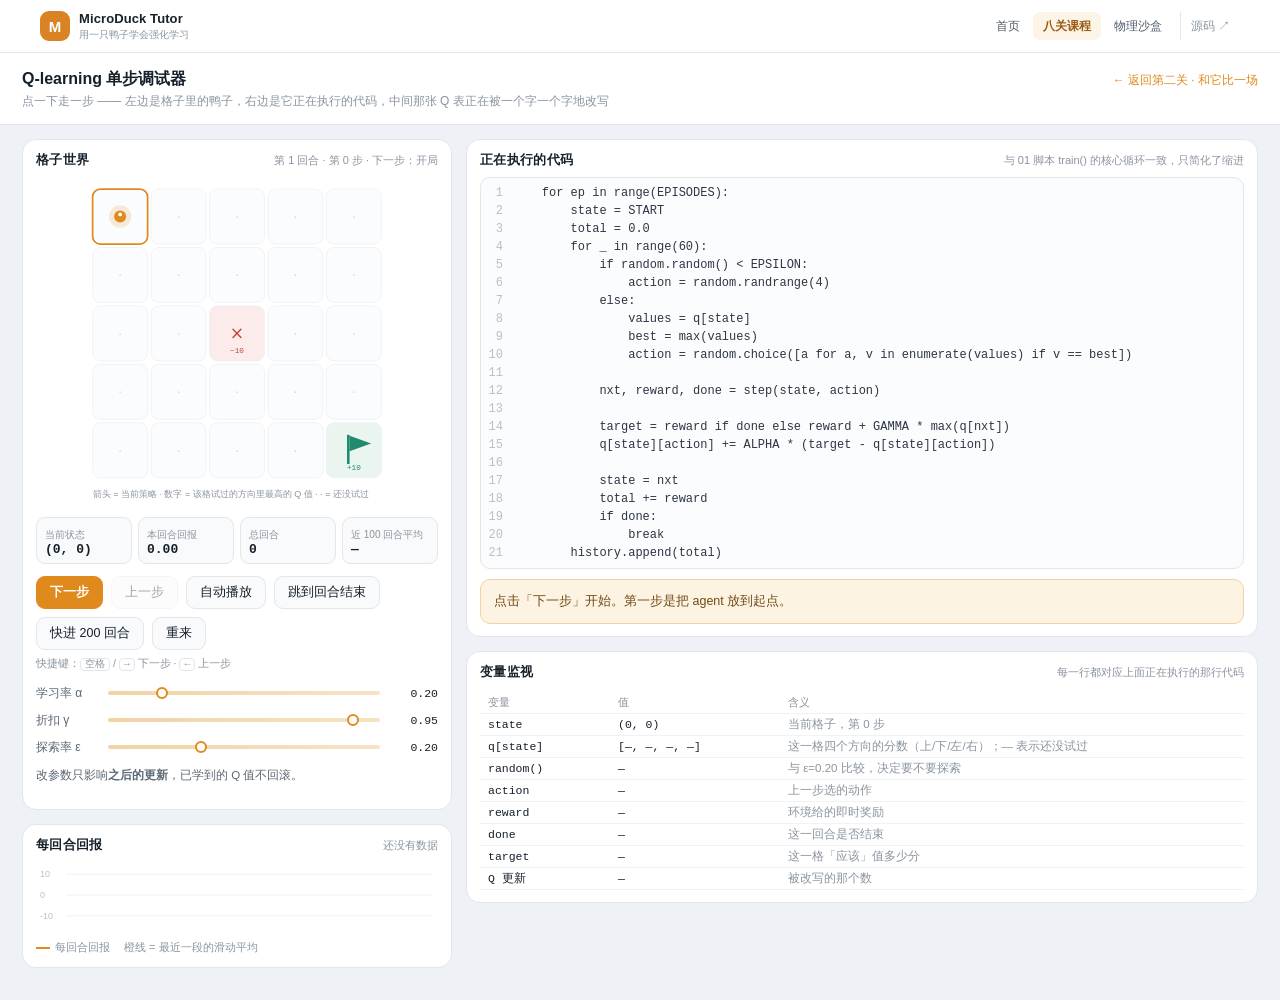
<file: rl-lab/stepper.html>
<!DOCTYPE html>
<html lang="zh-CN">
<head>
<meta charset="utf-8" />
<meta name="viewport" content="width=device-width, initial-scale=1" />
<title>Q-learning 单步调试器 · MicroDuck Tutor</title>
<link rel="stylesheet" href="../css/site.css" />
<script src="../js/site.js" defer></script>
<style>
  :root {
    --ink: #16202b;
    --ink-soft: #5a6774;
    --ink-faint: #8a94a0;
    --line: #e2e6ec;
    --bg: #eef1f5;
    --card: #fff;
    --accent: #e08a1e;
    --accent-soft: #fdf3e3;
    --good: #1f8a70;
    --bad: #c2453c;
    --mono: "SF Mono", "JetBrains Mono", Menlo, Consolas, monospace;
  }
  * { box-sizing: border-box; }
  body {
    margin: 0;
    background: var(--bg);
    color: var(--ink);
    font-family: -apple-system, "PingFang SC", "Hiragino Sans GB", "Microsoft YaHei", sans-serif;
    -webkit-font-smoothing: antialiased;
  }
  .tool-header {
    padding: 16px 22px 14px;
    background: var(--card);
    border-bottom: 1px solid var(--line);
    display: flex;
    align-items: baseline;
    justify-content: space-between;
    gap: 16px;
    flex-wrap: wrap;
  }
  .tool-header h1 { margin: 0; font-size: 16px; font-weight: 650; }
  .tool-header p { margin: 3px 0 0; font-size: 12px; color: var(--ink-faint); }
  .tool-header a { font-size: 12px; color: var(--accent); text-decoration: none; }
  .tool-header a:hover { text-decoration: underline; }

  main {
    max-width: 1280px;
    margin: 0 auto;
    padding: 14px 22px 32px;
    display: grid;
    grid-template-columns: 430px minmax(0, 1fr);
    gap: 14px;
    align-items: start;
  }
  .card {
    background: var(--card);
    border: 1px solid var(--line);
    border-radius: 14px;
    padding: 12px 13px;
  }
  .card h2 {
    margin: 0 0 8px;
    font-size: 12.5px;
    font-weight: 650;
    letter-spacing: 0.3px;
    display: flex;
    justify-content: space-between;
    align-items: baseline;
    gap: 8px;
  }
  .card h2 span { font-weight: 400; font-size: 11px; color: var(--ink-faint); letter-spacing: 0; }

  /* 世界 */
  #world { display: block; width: 100%; max-width: 430px; height: 330px; margin: 0 auto; }
  .cell-label { font-family: var(--mono); font-size: 9px; }

  /* 状态条 */
  .statline {
    display: flex;
    gap: 6px;
    flex-wrap: wrap;
    margin-top: 10px;
  }
  .stat {
    flex: 1 1 88px;
    background: #f8fafc;
    border: 1px solid var(--line);
    border-radius: 9px;
    padding: 6px 8px;
  }
  .stat b {
    display: block;
    font-family: var(--mono);
    font-size: 13px;
    font-weight: 600;
    font-variant-numeric: tabular-nums;
  }
  .stat i { font-style: normal; font-size: 10px; color: var(--ink-faint); }

  /* 控制 */
  .controls { display: flex; gap: 8px; margin-top: 12px; flex-wrap: wrap; }
  button {
    font: inherit;
    font-size: 12.5px;
    padding: 7px 13px;
    border-radius: 9px;
    border: 1px solid var(--line);
    background: #fff;
    color: var(--ink);
    cursor: pointer;
  }
  button:hover { background: #f6f8fa; }
  button:disabled { opacity: 0.4; cursor: default; }
  button.primary {
    background: var(--accent);
    border-color: var(--accent);
    color: #fff;
    font-weight: 600;
  }
  button.primary:hover { background: #d07d15; }
  button.ghost { background: #f8fafc; }

  .param-row {
    display: grid;
    grid-template-columns: 62px 1fr 48px;
    gap: 8px;
    align-items: center;
    margin-top: 7px;
    font-size: 12px;
    color: var(--ink-soft);
  }
  .param-row output {
    font-family: var(--mono);
    font-size: 11.5px;
    color: var(--ink);
    text-align: right;
    font-variant-numeric: tabular-nums;
  }
  input[type="range"] { -webkit-appearance: none; appearance: none; height: 16px; background: transparent; cursor: pointer; }
  input[type="range"]::-webkit-slider-runnable-track { height: 4px; border-radius: 3px; background: linear-gradient(90deg, #f1d3a4, #f6e3c6); }
  input[type="range"]::-webkit-slider-thumb {
    -webkit-appearance: none; width: 12px; height: 12px; margin-top: -4px; border-radius: 50%;
    background: #fff; border: 2px solid var(--accent);
  }

  /* 代码 */
  pre {
    margin: 0;
    font-family: var(--mono);
    font-size: 12px;
    line-height: 1.5;
    background: #fbfcfd;
    border: 1px solid var(--line);
    border-radius: 10px;
    padding: 6px 0;
    overflow-x: auto;
  }
  .ln { display: flex; padding: 0 10px 0 0; border-left: 2px solid transparent; }
  .ln .no {
    flex: none;
    width: 30px;
    text-align: right;
    padding-right: 10px;
    color: #b8c0ca;
    user-select: none;
  }
  .ln .code { white-space: pre; color: #2c3644; }
  .ln.active {
    background: #fdf3e3;
    border-left-color: var(--accent);
  }
  .ln.active .no { color: var(--accent); }
  .ln.active .code { color: #7a4708; font-weight: 600; }
  .ln .cmt { color: #9aa4b0; }

  /* 讲解 */
  .explain {
    margin-top: 10px;
    padding: 11px 13px;
    border-radius: 10px;
    background: var(--accent-soft);
    border: 1px solid #f0d3a9;
    font-size: 12.5px;
    line-height: 1.7;
    color: #6f4a12;
  }
  .explain b { color: #8a5a10; }
  .explain code {
    font-family: var(--mono);
    font-size: 11.5px;
    background: rgba(255, 255, 255, 0.75);
    padding: 1px 5px;
    border-radius: 4px;
  }

  /* 变量 */
  .watch { margin-top: 12px; }
  .watch table { width: 100%; border-collapse: collapse; font-size: 11.5px; }
  .watch th, .watch td {
    text-align: left;
    padding: 3px 8px;
    border-bottom: 1px solid #f0f2f5;
  }
  .watch th { font-weight: 500; color: var(--ink-faint); font-size: 10.5px; letter-spacing: 0.4px; }
  .watch td.v {
    font-family: var(--mono);
    font-variant-numeric: tabular-nums;
    color: var(--ink);
  }
  .watch tr.hi td { background: var(--accent-soft); }
  .watch .pos { color: var(--good); }
  .watch .neg { color: var(--bad); }

  /* 图表 */
  #chart { display: block; width: 100%; height: 74px; }
  .legend { display: flex; gap: 14px; font-size: 11px; color: var(--ink-faint); margin-top: 4px; }
  .legend i { display: inline-block; width: 14px; height: 2px; background: var(--accent); vertical-align: middle; margin-right: 5px; }

  .foot { font-size: 11.5px; line-height: 1.75; color: var(--ink-soft); margin-top: 12px; }
  .foot code { font-family: var(--mono); font-size: 11px; background: #f3f5f8; padding: 1px 5px; border-radius: 4px; }

  @media (max-width: 1040px) {
    main { grid-template-columns: 1fr; }
  }
</style>
</head>
<body data-site-root="../" data-site-page="course">

<header class="tool-header">
  <div>
    <h1>Q-learning 单步调试器</h1>
    <p>点一下走一步 —— 左边是格子里的鸭子，右边是它正在执行的代码，中间那张 Q 表正在被一个字一个字地改写</p>
  </div>
  <a href="./course.html#st2">← 返回第二关 · 和它比一场</a>
</header>

<main>

  <!-- 左：世界 + 曲线 -->
  <section style="display:flex; flex-direction:column; gap:14px; min-width:0;">
  <div class="card">
    <h2>格子世界 <span id="worldtick">第 1 回合 · 第 1 步</span></h2>
    <svg id="world" viewBox="0 0 420 400" role="img" aria-label="5x5 格子世界，起点左上，终点右下，中间有坑"></svg>

    <div class="statline">
      <div class="stat"><i>当前状态</i><b id="s-state">—</b></div>
      <div class="stat"><i>本回合回报</i><b id="s-ret">—</b></div>
      <div class="stat"><i>总回合</i><b id="s-ep">0</b></div>
      <div class="stat"><i>近 100 回合平均</i><b id="s-avg">—</b></div>
    </div>

    <div class="controls">
      <button class="primary" id="btn-step">下一步</button>
      <button id="btn-back" class="ghost">上一步</button>
      <button id="btn-play" class="ghost">自动播放</button>
      <button id="btn-episode" class="ghost">跳到回合结束</button>
      <button id="btn-fast" class="ghost">快进 200 回合</button>
      <button id="btn-reset" class="ghost">重来</button>
    </div>
    <div style="font-size:10.5px;color:var(--ink-faint);margin-top:7px;">
      快捷键：<kbd style="font-family:var(--mono);font-size:10px;border:1px solid var(--line);border-radius:4px;padding:0 4px;">空格</kbd> / <kbd style="font-family:var(--mono);font-size:10px;border:1px solid var(--line);border-radius:4px;padding:0 4px;">→</kbd> 下一步 ·
      <kbd style="font-family:var(--mono);font-size:10px;border:1px solid var(--line);border-radius:4px;padding:0 4px;">←</kbd> 上一步
    </div>

    <div style="margin-top:12px;">
      <div class="param-row"><label for="p-alpha">学习率 α</label><input id="p-alpha" type="range" min="0.02" max="1" step="0.02" value="0.2"><output id="o-alpha">0.20</output></div>
      <div class="param-row"><label for="p-gamma">折扣 γ</label><input id="p-gamma" type="range" min="0.5" max="0.99" step="0.01" value="0.95"><output id="o-gamma">0.95</output></div>
      <div class="param-row"><label for="p-eps">探索率 ε</label><input id="p-eps" type="range" min="0" max="0.6" step="0.02" value="0.2"><output id="o-eps">0.20</output></div>
    </div>
    <p class="foot" style="margin-top:8px;" title="改参数只影响之后的更新，已经学到的 Q 值不会回滚">
      改参数只影响<strong>之后的更新</strong>，已学到的 Q 值不回滚。
    </p>
  </div>

  <div class="card">
    <h2>每回合回报 <span id="chart-note">还没有数据</span></h2>
    <canvas id="chart"></canvas>
    <div class="legend"><span><i></i>每回合回报</span><span>橙线 = 最近一段的滑动平均</span></div>
  </div>

  </section>

  <!-- 右：代码 + 变量 + 图表 -->
  <section style="display:flex; flex-direction:column; gap:14px; min-width:0;">

    <div class="card">
      <h2>正在执行的代码 <span>与 01 脚本 train() 的核心循环一致，只简化了缩进</span></h2>
      <pre id="code"></pre>
      <div class="explain" id="explain">点击「下一步」开始。</div>
    </div>

    <div class="card">
      <h2>变量监视 <span>每一行都对应上面正在执行的那行代码</span></h2>
      <div class="watch">
        <table>
          <thead><tr><th style="width:130px">变量</th><th style="width:170px">值</th><th>含义</th></tr></thead>
          <tbody id="watch"></tbody>
        </table>
      </div>
    </div>

  </section>

</main>

<script>
/* ════════════════════════════════════════════════════════════
   1. 环境：和 Python 版完全同一套规则
   ════════════════════════════════════════════════════════════ */
const W = 5, H = 5;
const START = [0, 0];
const GOAL = [4, 4];
const PIT = [2, 2];
const ACTIONS = [[-1, 0], [1, 0], [0, -1], [0, 1]];   // 0上 1下 2左 3右
const ANAME = ["上", "下", "左", "右"];
const ARROW = ["↑", "↓", "←", "→"];

const keq = (a, b) => a[0] === b[0] && a[1] === b[1];
const cellKey = (s) => s[0] * W + s[1];

function envStep(state, action) {
  const [dr, dc] = ACTIONS[action];
  const r = state[0] + dr, c = state[1] + dc;
  if (r < 0 || r >= H || c < 0 || c >= W) return [state, -1.0, false];      // 撞墙
  if (r === PIT[0] && c === PIT[1]) return [[r, c], -10.0, true];            // 掉坑
  if (r === GOAL[0] && c === GOAL[1]) return [[r, c], 10.0, true];           // 到家
  return [[r, c], -0.1, false];                                              // 时间成本
}

/* 可复现的随机数：同一个种子，每次重来看到的过程一样 */
function mulberry32(a) {
  return function () {
    a |= 0; a = (a + 0x6D2B79F5) | 0;
    let t = Math.imul(a ^ (a >>> 15), 1 | a);
    t = (t + Math.imul(t ^ (t >>> 7), 61 | t)) ^ t;
    return ((t ^ (t >>> 14)) >>> 0) / 4294967296;
  };
}

/* ════════════════════════════════════════════════════════════
   2. 算法状态：Q 表 + 当前回合的中间变量
   ════════════════════════════════════════════════════════════ */
let q, visits, sim, params, rng, history, activeLines, explainText, snapshots, playing, playTimer;

params = { alpha: 0.2, gamma: 0.95, eps: 0.2 };

function initQ() {
  const out = [];
  for (let r = 0; r < H; r++) for (let c = 0; c < W; c++) out.push([0, 0, 0, 0]);
  return out;
}

function resetAll(keepSeed) {
  q = initQ();
  visits = new Uint16Array(W * H * 4);   // 每个格子每个方向被试过几次
  history = [];
  sim = {
    phase: "start",       // start / dice / explore / greedy / env / target / update / advance / check / end
    state: START.slice(),
    next: null,
    episode: 1,
    stepInEp: 0,
    total: 0,
    action: null,
    reward: null,
    done: false,
    dice: null,
    target: null,
    oldQ: null,
    newQ: null,
    lastMove: null,       // 上一次转移，用于画箭头
    greedyBest: null,
  };
  rng = mulberry32(20261022);
  snapshots = [];
  activeLines = [];
  explainText = "点击「下一步」开始。第一步是把 agent 放到起点。";
  playing = false;
  clearInterval(playTimer);
  document.getElementById("btn-play").textContent = "自动播放";
  render();
}

/* 每一步之前存档，才能「上一步」 */
function snapshot() {
  snapshots.push(JSON.stringify({
    q, visits: Array.from(visits), history: history.slice(), sim,
    activeLines, explainText,
  }));
  if (snapshots.length > 4000) snapshots.shift();
}

function restore() {
  const s = snapshots.pop();
  if (!s) return;
  const o = JSON.parse(s);
  q = o.q; visits = Uint16Array.from(o.visits); history = o.history; sim = o.sim;
  activeLines = o.activeLines; explainText = o.explainText;
  render();
}

/* ════════════════════════════════════════════════════════════
   3. 一步 = 一行代码
   ════════════════════════════════════════════════════════════ */
const LINE = {
  epLoop: "L1", start: "L2", total: "L3", stepLoop: "L4",
  dice: "L5", explore: "L6", else: "L7", values: "L8", best: "L9", greedy: "L10",
  env: "L12", target: "L14", update: "L15",
  advance: "L17", addReward: "L18", check: "L19", brk: "L20", record: "L21",
};

function next() {
  snapshot();

  const s = sim;

  if (s.phase === "start") {
    s.state = START.slice();
    s.stepInEp = 0;
    s.total = 0;
    s.action = null; s.reward = null; s.done = false; s.target = null;
    s.oldQ = null; s.newQ = null; s.dice = null;
    activeLines = [LINE.epLoop, LINE.start, LINE.total, LINE.stepLoop];
    explainText = `<b>新回合开始。</b>把 agent 放回起点 (0,0)，把这一回合的累计回报清零。
      接下来会走最多 60 步 —— 上限是为了防止它在原地绕圈。`;
    s.phase = "dice";
    render();
    return;
  }

  if (s.phase === "dice") {
    s.stepInEp += 1;
    s.dice = rng();
    const explore = s.dice < params.eps;
    activeLines = [LINE.dice];
    explainText = explore
      ? `<b>掷骰子：${s.dice.toFixed(3)} &lt; ε=${params.eps.toFixed(2)}，所以要探索。</b>
         这一步是故意"瞎走"。没有它，agent 会一直重复开局时那点偏好，永远发现不了更好的路。`
      : `<b>掷骰子：${s.dice.toFixed(3)} ≥ ε=${params.eps.toFixed(2)}，这次不探索。</b>
         去 Q 表里查当前格子，挑分数最高的方向。`;
    s.phase = explore ? "explore" : "greedy";
    render();
    return;
  }

  if (s.phase === "explore") {
    s.action = Math.floor(rng() * 4);
    s.greedyBest = null;
    activeLines = [LINE.explore];
    explainText = `<b>随机选了「${ANAME[s.action]}」。</b>注意这只是探索，不代表 Q 表认为它好。
      这一脚可能踩空，也可能撞进坑里 —— 但无论结果好坏，都会写进 Q 表。`;
    s.phase = "env";
    render();
    return;
  }

  if (s.phase === "greedy") {
    const values = q[cellKey(s.state)];
    const best = Math.max(...values);
    const bestIdx = values.map((v, i) => (v === best ? i : -1)).filter((i) => i >= 0);
    s.greedyBest = { best, bestIdx };
    s.action = bestIdx[Math.floor(rng() * bestIdx.length)];   // 并列时随机挑一个
    activeLines = [LINE.else, LINE.values, LINE.best, LINE.greedy];
    explainText = `<b>查表：这一格四个方向的分数是 [${values.map((v) => v.toFixed(2)).join(", ")}]，
      最高 ${best.toFixed(2)}，所以选「${ANAME[s.action]}」。</b>
      ${bestIdx.length > 1 ? `有 ${bestIdx.length} 个并列最高，随机挑一个（对应 Python 里的 random.choice）。` : ""}
      ${best === 0 && bestIdx.length > 0 && visits[cellKey(s.state) * 4 + bestIdx[0]] === 0
        ? `注意：没试过的方向 Q 值还是初始的 0，看起来比"试过但吃了亏"的方向更好 ——
           所以它天然会先去试新方向。这是 0 初始化顺手带来的探索偏置，不是 bug。` : ""}`;
    s.phase = "env";
    render();
    return;
  }

  if (s.phase === "env") {
    const [nxt, reward, done] = envStep(s.state, s.action);
    s.next = nxt; s.reward = reward; s.done = done;
    s.lastMove = { from: s.state.slice(), to: nxt.slice(), blocked: keq(nxt, s.state) };
    activeLines = [LINE.env];
    const desc = done
      ? (keq(nxt, GOAL) ? "走到了终点，奖励 +10，回合结束。" : "掉进坑里，奖励 −10，回合结束。")
      : (keq(nxt, s.state) ? "撞墙了，留在原地，奖励 −1。" : "正常走一格，奖励 −0.1（每走一步都要付的时间成本）。");
    explainText = `<b>环境推进一步：从 (${s.state}) 到 (${nxt})。</b>${desc}`;
    s.phase = "target";
    render();
    return;
  }

  if (s.phase === "target") {
    const qNext = q[cellKey(s.next)];
    s.target = s.done ? s.reward : s.reward + params.gamma * Math.max(...qNext);
    activeLines = [LINE.target];
    explainText = s.done
      ? `<b>算目标值：这回合结束了，所以目标值就是眼前奖励 ${s.reward}。</b>
         没有"以后"了，不用折扣。`
      : `<b>算目标值 = 眼前奖励 + γ × 下一格最好的分数 = ${s.reward} + ${params.gamma.toFixed(2)} × ${Math.max(...qNext).toFixed(2)} = ${s.target.toFixed(3)}。</b>
         这一项是整个算法的"远见"：它把一个格子学到的价值，往回流给上一个格子。`;
    s.phase = "update";
    render();
    return;
  }

  if (s.phase === "update") {
    const k = cellKey(s.state);
    const a = s.action;
    s.oldQ = q[k][a];
    s.newQ = s.oldQ + params.alpha * (s.target - s.oldQ);
    q[k][a] = s.newQ;
    visits[k * 4 + a] += 1;
    activeLines = [LINE.update];
    const diff = s.newQ - s.oldQ;
    explainText = `<b>改写 Q 表：${s.oldQ.toFixed(3)} → ${s.newQ.toFixed(3)}（${diff >= 0 ? "+" : ""}${diff.toFixed(3)}）。</b>
      公式是 <code>旧值 + α × (目标 − 旧值)</code>：不是把旧值替换成目标，
      而是只朝目标挪 α=${params.alpha.toFixed(2)} 那一步。这就是它学得慢但稳的原因。`;
    s.phase = "advance";
    render();
    return;
  }

  if (s.phase === "advance") {
    s.state = s.next.slice();
    s.total += s.reward;
    activeLines = [LINE.advance, LINE.addReward];
    explainText = `<b>把 agent 挪到新格子 (${s.state})，累计回报加到 ${s.total.toFixed(2)}。</b>
      注意：Q 表只记"我这一步学到的"，累计回报只用来最后画曲线。`;
    s.phase = "check";
    render();
    return;
  }

  if (s.phase === "check") {
    activeLines = [LINE.check];
    if (s.done) {
      explainText = `<b>检查到回合结束（${keq(s.state, GOAL) ? "到终点" : "掉坑"}）。</b>
        跳出内层循环，把这一回合的总分记进历史。`;
      s.phase = "end";
    } else if (s.stepInEp >= 60) {
      explainText = `<b>走了 60 步还没结束，强制中断。</b>防止它在一个角落来回撞。`;
      s.phase = "end";
    } else {
      explainText = `<b>还没结束，回到循环开头，再掷一次骰子。</b>
        同一个格子可能被访问很多次，每次都会把 Q 值往"更准"推一点。`;
      s.phase = "dice";
    }
    render();
    return;
  }

  if (s.phase === "end") {
    history.push(s.total);
    activeLines = [LINE.brk, LINE.record];
    explainText = `<b>第 ${s.episode} 回合结束，得分 ${s.total.toFixed(2)}。</b>
      现在开新一回合。注意 Q 表不清零 —— 这才是"学习"能累积的原因。`;
    s.episode += 1;
    s.phase = "start";
    render();
    return;
  }
}

/* ════════════════════════════════════════════════════════════
   4. 渲染
   ════════════════════════════════════════════════════════════ */
const CODE = [
  ["L1",  "    for ep in range(EPISODES):"],
  ["L2",  "        state = START"],
  ["L3",  "        total = 0.0"],
  ["L4",  "        for _ in range(60):"],
  ["L5",  "            if random.random() < EPSILON:"],
  ["L6",  "                action = random.randrange(4)"],
  ["L7",  "            else:"],
  ["L8",  "                values = q[state]"],
  ["L9",  "                best = max(values)"],
  ["L10", "                action = random.choice([a for a, v in enumerate(values) if v == best])"],
  ["L11", ""],
  ["L12", "            nxt, reward, done = step(state, action)"],
  ["L13", ""],
  ["L14", "            target = reward if done else reward + GAMMA * max(q[nxt])"],
  ["L15", "            q[state][action] += ALPHA * (target - q[state][action])"],
  ["L16", ""],
  ["L17", "            state = nxt"],
  ["L18", "            total += reward"],
  ["L19", "            if done:"],
  ["L20", "                break"],
  ["L21", "        history.append(total)"],
];


const LINE_NOTE = {
  L1: "每个回合都从这里重新开始",
  L2: "把 agent 放回起点",
  L3: "这一回合的累计回报清零",
  L4: "最多走 60 步，防止原地绕圈",
  L5: "ε-贪心：以 ε 的概率随机走",
  L6: "探索：随便挑一个方向",
  L7: "否则利用已知的最优动作",
  L8: "取出这一格四个方向的分数",
  L9: "找最高分",
  L10: "并列最高时随机挑一个",
  L12: "让环境推进一格，拿到奖励和结束标志",
  L14: "目标值 = 眼前奖励 + 折扣 × 下一格最大值",
  L15: "这才是学习：旧值朝目标值挪 α 步",
  L17: "移动到新格子",
  L18: "累计回报",
  L19: "结束了就跳出循环",
  L20: "break",
  L21: "把这一回合的分数记进历史",
};

function renderCode() {
  const pre = document.getElementById("code");
  pre.innerHTML = CODE.map(([id, text]) => {
    const on = activeLines.includes(id);
    const shown = text === "" ? " " : escapeHtml(text);
    return `<div class="ln${on ? " active" : ""}" data-id="${id}" title="${LINE_NOTE[id] || ''}"><span class="no">${id.slice(1)}</span><span class="code">${shown}</span></div>`;
  }).join("");
  const el = pre.querySelector(".ln.active");
  if (el) {
    const box = pre.getBoundingClientRect();
    const r = el.getBoundingClientRect();
    if (r.top < box.top || r.bottom > box.bottom) el.scrollIntoView({ block: "nearest" });
  }
}

function escapeHtml(s) {
  return s.replace(/&/g, "&amp;").replace(/</g, "&lt;").replace(/>/g, "&gt;");
}

const CELL = 64, PAD = 14, GAP = 4;

function renderWorld() {
  const svg = document.getElementById("world");
  const parts = [];
  const size = W * CELL + (W - 1) * GAP;

  // 背景格
  for (let r = 0; r < H; r++) {
    for (let c = 0; c < W; c++) {
      const x = PAD + c * (CELL + GAP);
      const y = PAD + r * (CELL + GAP);
      const isPit = r === PIT[0] && c === PIT[1];
      const isGoal = r === GOAL[0] && c === GOAL[1];
      const isCur = sim.state[0] === r && sim.state[1] === c;
      const fill = isPit ? "#fbeceb" : isGoal ? "#eaf5f0" : "#fbfcfd";
      const stroke = isCur ? "#e08a1e" : "#eef1f5";
      parts.push(`<rect x="${x}" y="${y}" width="${CELL}" height="${CELL}" rx="9"
        fill="${fill}" stroke="${stroke}" stroke-width="${isCur ? 2 : 1}"/>`);

      if (isPit) {
        parts.push(`<text x="${x + CELL / 2}" y="${y + CELL / 2 + 6}" text-anchor="middle"
          font-size="20" fill="#c2453c" font-family="system-ui">×</text>`);
        parts.push(`<text x="${x + CELL / 2}" y="${y + CELL - 9}" text-anchor="middle"
          font-size="9" fill="#c2453c" font-family="var(--mono)">−10</text>`);
      } else if (isGoal) {
        parts.push(`<rect x="${x + CELL / 2 - 8}" y="${y + 14}" width="3" height="34" fill="#1f8a70"/>`);
        parts.push(`<path d="M${x + CELL / 2 - 5} ${y + 15} L${x + CELL / 2 + 20} ${y + 24}
          L${x + CELL / 2 - 5} ${y + 33} Z" fill="#1f8a70"/>`);
        parts.push(`<text x="${x + CELL / 2}" y="${y + CELL - 9}" text-anchor="middle"
          font-size="9" fill="#1f8a70" font-family="var(--mono)">+10</text>`);
      } else {
        // 策略箭头 + 最大值（只看试过的方向）
        const key = cellKey([r, c]);
        const vals = q[key];
        let idx = -1, best = -Infinity;
        for (let a = 0; a < 4; a++) {
          if (visits[key * 4 + a] > 0 && vals[a] > best) { best = vals[a]; idx = a; }
        }
        const learned = idx >= 0;
        if (learned) {
          parts.push(`<text x="${x + CELL / 2}" y="${y + CELL / 2 + 4}" text-anchor="middle"
            font-size="22" fill="${best >= 0 ? "#1f8a70" : "#c2453c"}" opacity="0.75">${ARROW[idx]}</text>`);
          parts.push(`<text x="${x + CELL / 2}" y="${y + CELL - 9}" text-anchor="middle"
            font-size="9.5" fill="#8a94a0" font-family="var(--mono)">${best.toFixed(2)}</text>`);
        } else {
          parts.push(`<text x="${x + CELL / 2}" y="${y + CELL / 2 + 4}" text-anchor="middle"
            font-size="13" fill="#d3dae3" font-family="var(--mono)">·</text>`);
        }
      }
    }
  }

  // 上一次转移的箭头
  if (sim.lastMove) {
    const [fr, fc] = sim.lastMove.from;
    const [tr, tc] = sim.lastMove.to;
    if (fr !== tr || fc !== tc) {
      const x1 = PAD + fc * (CELL + GAP) + CELL / 2;
      const y1 = PAD + fr * (CELL + GAP) + CELL / 2;
      const x2 = PAD + tc * (CELL + GAP) + CELL / 2;
      const y2 = PAD + tr * (CELL + GAP) + CELL / 2;
      parts.push(`<line x1="${x1}" y1="${y1}" x2="${x2}" y2="${y2}" stroke="#e08a1e"
        stroke-width="2" stroke-dasharray="4 4" opacity="0.6"/>`);
    }
  }

  // agent
  const ax = PAD + sim.state[1] * (CELL + GAP) + CELL / 2;
  const ay = PAD + sim.state[0] * (CELL + GAP) + CELL / 2;
  parts.push(`<circle cx="${ax}" cy="${ay}" r="13" fill="#e08a1e" opacity="0.16"/>`);
  parts.push(`<circle cx="${ax}" cy="${ay}" r="7" fill="#e08a1e"/>`);
  parts.push(`<circle cx="${ax}" cy="${ay - 2.5}" r="2.2" fill="#fff"/>`);

  parts.push(`<text x="${PAD}" y="${PAD + size + 22}" font-size="10.5" fill="#8a94a0">
    箭头 = 当前策略  ·  数字 = 该格试过的方向里最高的 Q 值  ·  · = 还没试过</text>`);

  svg.setAttribute("viewBox", `0 0 ${size + PAD * 2} ${size + PAD + 34}`);
  svg.innerHTML = parts.join("");
}

const PHASE_NAME = {
  start: "开局", dice: "掷骰子", explore: "随机探索", greedy: "查表选动作",
  env: "环境推进", target: "算目标值", update: "改写 Q 表",
  advance: "移动 + 计分", check: "判断结束", end: "结算回合",
};

function renderWatch() {
  const k = cellKey(sim.state);
  const vals = q[k];
  const rows = [
    ["state", `(${sim.state[0]}, ${sim.state[1]})`, `当前格子，第 ${sim.stepInEp} 步`, false],
    ["q[state]", `[${vals.map((v, a) => (visits[k * 4 + a] > 0 ? v.toFixed(2) : "—")).join(", ")}]`, "这一格四个方向的分数（上/下/左/右）；— 表示还没试过", sim.phase === "greedy" || sim.phase === "explore"],
    ["random()", sim.dice === null ? "—" : sim.dice.toFixed(3), `与 ε=${params.eps.toFixed(2)} 比较，决定要不要探索`, sim.phase === "dice"],
    ["action", sim.action === null ? "—" : `${ANAME[sim.action]} (${sim.action})`, "上一步选的动作", sim.phase === "explore" || sim.phase === "greedy"],
    ["reward", sim.reward === null ? "—" : sim.reward.toFixed(2), "环境给的即时奖励", sim.phase === "env"],
    ["done", sim.reward === null ? "—" : String(sim.done), "这一回合是否结束", sim.phase === "env" || sim.phase === "target"],
    ["target", sim.target === null ? "—" : sim.target.toFixed(3), "这一格「应该」值多少分", sim.phase === "target"],
    ["Q 更新", sim.oldQ === null ? "—" : `${sim.oldQ.toFixed(3)} → ${sim.newQ.toFixed(3)}`, "被改写的那个数", sim.phase === "update" || sim.phase === "advance"],
  ];
  document.getElementById("watch").innerHTML = rows.map(([n, v, d, hi]) => `
    <tr class="${hi ? "hi" : ""}">
      <td class="v">${escapeHtml(n)}</td>
      <td class="v">${escapeHtml(String(v))}</td>
      <td style="color:#8a94a0">${escapeHtml(d)}</td>
    </tr>`).join("");
}

function renderStats() {
  document.getElementById("s-state").textContent = `(${sim.state[0]}, ${sim.state[1]})`;
  document.getElementById("s-ret").textContent = sim.total.toFixed(2);
  document.getElementById("s-ep").textContent = String(history.length || (sim.episode - 1));
  const recent = history.slice(-100);
  document.getElementById("s-avg").textContent = recent.length
    ? (recent.reduce((a, b) => a + b, 0) / recent.length).toFixed(2)
    : "—";
  document.getElementById("worldtick").textContent =
    `第 ${sim.episode} 回合 · 第 ${sim.stepInEp} 步 · 下一步：${PHASE_NAME[sim.phase] || ""}`;
  document.getElementById("explain").innerHTML = explainText;
}

function renderChart() {
  const cv = document.getElementById("chart");
  const dpr = Math.min(window.devicePixelRatio || 1, 2);
  const w = cv.clientWidth, h = 74;
  cv.width = w * dpr; cv.height = h * dpr;
  const ctx = cv.getContext("2d");
  ctx.setTransform(dpr, 0, 0, dpr, 0, 0);
  ctx.clearRect(0, 0, w, h);

  const data = history.slice(-400);
  const pad = { l: 30, r: 6, t: 8, b: 16 };
  const plotW = w - pad.l - pad.r, plotH = h - pad.t - pad.b;

  ctx.strokeStyle = "#eef1f5";
  ctx.lineWidth = 1;
  [-10, 0, 10].forEach((v) => {
    const y = pad.t + plotH * (1 - (v + 12) / 24);
    ctx.beginPath(); ctx.moveTo(pad.l, y); ctx.lineTo(w - pad.r, y); ctx.stroke();
    ctx.fillStyle = "#b8c0ca";
    ctx.font = "9px -apple-system, sans-serif";
    ctx.fillText(String(v), 4, y + 3);
  });

  if (!data.length) {
    document.getElementById("chart-note").textContent = "还没有数据";
    return;
  }

  const xOf = (i) => pad.l + (plotW * i) / Math.max(data.length - 1, 1);
  const yOf = (v) => pad.t + plotH * (1 - (v + 12) / 24);

  ctx.strokeStyle = "#e2e6ec";
  ctx.lineWidth = 0.8;
  ctx.beginPath();
  data.forEach((v, i) => (i ? ctx.lineTo(xOf(i), yOf(v)) : ctx.moveTo(xOf(i), yOf(v))));
  ctx.stroke();

  if (data.length >= 8) {
    const win = Math.max(5, Math.floor(data.length / 20));
    ctx.strokeStyle = "#e08a1e";
    ctx.lineWidth = 2;
    ctx.beginPath();
    let started = false;
    for (let i = win - 1; i < data.length; i++) {
      const avg = data.slice(i - win + 1, i + 1).reduce((a, b) => a + b, 0) / win;
      const x = xOf(i), y = yOf(avg);
      started ? ctx.lineTo(x, y) : (ctx.moveTo(x, y), (started = true));
    }
    ctx.stroke();
  }

  const last = history[history.length - 1];
  document.getElementById("chart-note").textContent =
    `共 ${history.length} 回合 · 最新一回合 ${last.toFixed(2)}`;
}

function render() {
  renderCode();
  renderWorld();
  renderWatch();
  renderStats();
  renderChart();
  document.getElementById("btn-back").disabled = snapshots.length === 0;
}

/* ════════════════════════════════════════════════════════════
   5. 交互
   ════════════════════════════════════════════════════════════ */
document.getElementById("btn-step").onclick = () => { if (playing) togglePlay(); next(); };
document.getElementById("btn-back").onclick = () => { if (playing) togglePlay(); restore(); };

document.getElementById("btn-episode").onclick = () => {
  if (playing) togglePlay();
  const target = sim.episode;
  let guard = 0;
  while (sim.episode === target && guard < 400) { next(); guard++; }
};

document.getElementById("btn-fast").onclick = () => {
  if (playing) togglePlay();
  const until = sim.episode + 200;
  let guard = 0;
  while (sim.episode < until && guard < 40000) { next(); guard++; }
};

document.getElementById("btn-reset").onclick = () => resetAll();

function togglePlay() {
  playing = !playing;
  const btn = document.getElementById("btn-play");
  btn.textContent = playing ? "暂停" : "自动播放";
  btn.classList.toggle("primary", playing);
  clearInterval(playTimer);
  if (playing) playTimer = setInterval(() => next(), 420);
}

document.getElementById("btn-play").onclick = togglePlay;

[["alpha", "p-alpha", "o-alpha"], ["gamma", "p-gamma", "o-gamma"], ["eps", "p-eps", "o-eps"]]
  .forEach(([key, inputId, outId]) => {
    const input = document.getElementById(inputId);
    const out = document.getElementById(outId);
    input.oninput = () => {
      params[key] = parseFloat(input.value);
      out.textContent = key === "gamma" ? params[key].toFixed(2) : params[key].toFixed(2);
    };
    out.textContent = params[key].toFixed(2);
  });

window.addEventListener("keydown", (e) => {
  if (e.code === "Space") { e.preventDefault(); if (!playing) next(); }
  if (e.code === "ArrowRight") { e.preventDefault(); next(); }
  if (e.code === "ArrowLeft") { e.preventDefault(); restore(); }
});

resetAll();
</script>
</body>
</html>
</file>
<file: css/site.css>
/* MicroDuck Tutor 全站导航：各页面只保留自己的内容样式 */
.site-header {
  position: relative;
  z-index: 100;
  flex: 0 0 auto;
  width: 100%;
  background: rgba(255, 255, 255, 0.96);
  border-bottom: 1px solid #e3e7ed;
  backdrop-filter: blur(10px);
  -webkit-backdrop-filter: blur(10px);
}
.site-nav {
  max-width: 1240px;
  min-height: 52px;
  margin: 0 auto;
  padding: 7px 20px;
  display: flex;
  align-items: center;
  gap: 22px;
}
.site-brand {
  flex: none;
  display: flex;
  align-items: center;
  gap: 9px;
  color: #18222d;
  text-decoration: none;
}
.site-brand:hover { text-decoration: none; }
.site-brand-mark {
  width: 30px;
  height: 30px;
  display: grid;
  place-items: center;
  border-radius: 9px;
  background: #d98324;
  color: #fff;
  font-size: 15px;
  font-weight: 750;
}
.site-brand-text { display: flex; flex-direction: column; line-height: 1.25; }
.site-brand-text b { font-size: 13px; font-weight: 700; letter-spacing: 0.1px; }
.site-brand-text small { margin-top: 2px; color: #8894a1; font-size: 9.5px; font-weight: 400; }
.site-links {
  min-width: 0;
  margin-left: auto;
  display: flex;
  align-items: center;
  gap: 3px;
  overflow-x: auto;
  scrollbar-width: none;
}
.site-links::-webkit-scrollbar { display: none; }
.site-links a {
  flex: none;
  padding: 7px 10px;
  border-radius: 7px;
  color: #4e5b68;
  font-size: 12px;
  line-height: 1.2;
  text-decoration: none;
  white-space: nowrap;
}
.site-links a:hover { background: #f4f6f8; color: #18222d; text-decoration: none; }
.site-links a[aria-current="page"] { background: #fdf4e8; color: #9a5b13; font-weight: 650; }
.site-links .site-source { margin-left: 5px; border-left: 1px solid #e3e7ed; border-radius: 0; color: #8894a1; }
@media (max-width: 760px) {
  .site-nav { gap: 12px; padding: 7px 12px; }
  .site-brand-text small { display: none; }
  .site-links a { padding: 7px 8px; }
  .site-links .site-source { display: none; }
}
@media (max-width: 470px) {
  .site-brand-text { display: none; }
  .site-nav { gap: 8px; }
}
</file>
<file: css/hardware.css>
:root {
  --ink: #18222d;
  --ink-soft: #536170;
  --ink-faint: #87939f;
  --line: #e1e7eb;
  --bg: #f5f7f8;
  --card: #fff;
  --accent: #d98324;
  --accent-soft: #fdf4e8;
  --green: #267662;
  --green-soft: #eaf5f0;
  --blue: #3978b9;
  --blue-soft: #edf3fa;
  --mono: "SF Mono", "JetBrains Mono", Menlo, Consolas, monospace;
}
* { box-sizing: border-box; }
html { scroll-behavior: smooth; }
body { margin: 0; background: var(--bg); color: var(--ink); font-family: -apple-system, "PingFang SC", "Hiragino Sans GB", "Microsoft YaHei", sans-serif; -webkit-font-smoothing: antialiased; }
a { color: inherit; }
button, input { font: inherit; }
button { cursor: pointer; }
[hidden] { display: none !important; }
.hardware-hero { max-width: 1220px; margin: 0 auto; padding: 44px 26px 30px; display: grid; grid-template-columns: minmax(0, 1.25fr) minmax(310px, .75fr); gap: 42px; align-items: center; }
.kicker, .section-kicker { display: block; color: var(--accent); font-size: 10px; font-weight: 650; letter-spacing: 1.4px; text-transform: uppercase; }
.hero-copy h1 { margin: 10px 0 16px; font-size: clamp(32px, 4.5vw, 48px); line-height: 1.15; letter-spacing: -1.2px; font-weight: 680; }
.hero-copy h1 em { color: var(--accent); font-style: normal; }
.hero-copy > p { max-width: 650px; margin: 0; color: var(--ink-soft); font-size: 14px; line-height: 1.85; }
.hero-actions { display: flex; gap: 9px; flex-wrap: wrap; margin-top: 22px; }
.button { display: inline-block; padding: 10px 15px; border: 1px solid var(--line); border-radius: 9px; background: #fff; color: var(--ink); font-size: 12px; text-decoration: none; }
.button:hover { background: #f8fafb; }
.button.primary { border-color: var(--accent); background: var(--accent); color: #fff; font-weight: 600; }
.evidence-card { padding: 20px; border: 1px solid #dbe5e1; border-radius: 16px; background: linear-gradient(150deg, #f6fbf9, #fff); }
.evidence-card h2 { margin: 0 0 13px; font-size: 15px; }
.evidence-card dl { margin: 0; }
.evidence-card dl > div { display: grid; grid-template-columns: 78px 1fr; gap: 9px; align-items: center; margin: 8px 0; }
.evidence-card dd { margin: 0; color: var(--ink-soft); font-size: 11px; line-height: 1.5; }
.evidence-card > p { margin: 15px 0 0; padding-top: 13px; border-top: 1px solid var(--line); color: var(--ink-soft); font-size: 11px; line-height: 1.7; }
.evidence { display: inline-block; width: max-content; padding: 3px 7px; border-radius: 999px; font-size: 9px; font-weight: 650; white-space: nowrap; }
.evidence.official { background: var(--green-soft); color: var(--green); }
.evidence.driver { background: var(--blue-soft); color: var(--blue); }
.evidence.hardware { background: #f1edfa; color: #7253a5; }
.evidence.schematic { background: var(--accent-soft); color: #976018; }
.hardware-layout { max-width: 1220px; margin: 0 auto; padding: 0 26px 40px; display: grid; grid-template-columns: 218px minmax(0, 1fr); gap: 22px; align-items: start; }
.lesson-sidebar { position: sticky; top: 16px; padding: 12px; border: 1px solid var(--line); border-radius: 14px; background: #fff; }
.sidebar-title { display: flex; justify-content: space-between; align-items: center; padding: 3px 4px 11px; color: var(--ink-faint); font-size: 10px; }
.sidebar-title b { color: var(--accent); font-family: var(--mono); }
.lesson-list { display: flex; flex-direction: column; gap: 3px; }
.lesson-tab { display: grid; grid-template-columns: 23px minmax(0, 1fr); gap: 6px; align-items: center; width: 100%; padding: 7px 8px; border: 1px solid transparent; border-radius: 8px; background: transparent; color: var(--ink-soft); text-align: left; font-size: 11px; }
.lesson-tab span:first-child { color: var(--ink-faint); font-family: var(--mono); font-size: 9px; }
.lesson-tab:hover { background: #f6f8f9; }
.lesson-tab.active { border-color: #f0d2a8; background: var(--accent-soft); color: #8f5913; font-weight: 650; }
.lesson-tab.active span:first-child { color: var(--accent); }
.sidebar-simulator { display: block; margin-top: 11px; padding: 10px 5px 3px; border-top: 1px solid var(--line); color: var(--green); font-size: 10px; text-align: center; text-decoration: none; }
.lesson-main { min-width: 0; padding: 25px 28px; border: 1px solid var(--line); border-radius: 16px; background: #fff; }
.lesson-meta { display: flex; align-items: center; justify-content: space-between; gap: 10px; color: var(--ink-faint); font-family: var(--mono); font-size: 10px; }
.lesson-main > h2 { margin: 11px 0 8px; font-size: 27px; letter-spacing: -.5px; }
.lesson-lead { margin: 0; color: var(--ink-soft); font-size: 13px; line-height: 1.85; }
.lesson-boundary { margin-top: 13px; padding: 10px 12px; border-left: 3px solid var(--accent); border-radius: 0 8px 8px 0; background: var(--accent-soft); color: #795727; font-size: 11px; line-height: 1.65; }
.interactive-card { margin-top: 20px; padding: 15px; border: 1px solid #dce6e2; border-radius: 13px; background: #fafcfb; }
.card-heading { display: flex; justify-content: space-between; align-items: center; gap: 12px; }
.card-heading h3, .lesson-section h3, .source-section h3, .hat-assets h3 { margin: 4px 0 0; font-size: 14px; }
.small-button { flex: none; padding: 7px 10px; border: 1px solid #c9ddd5; border-radius: 8px; background: #fff; color: var(--green); font-size: 10px; }
.small-button:hover, .small-button.playing { background: var(--green-soft); }
.diagram-scroll { margin-top: 10px; overflow-x: auto; }
#hardware-diagram { display: block; width: 100%; min-width: 580px; height: auto; }
.diagram-link { stroke: #8fa8b6; stroke-width: 1.6; fill: none; marker-end: url(#arrow-data); }
.diagram-link.power { stroke: #d99a43; marker-end: url(#arrow-power); stroke-dasharray: 5 4; }
.diagram-link-label { fill: #72818d; font-size: 9px; text-anchor: middle; paint-order: stroke; stroke: #fafcfb; stroke-width: 4px; stroke-linejoin: round; }
.diagram-node { cursor: pointer; outline: none; }
.diagram-node rect { fill: #fff; stroke: #cbd7dd; stroke-width: 1.2; rx: 9px; transition: fill .15s, stroke .15s; }
.diagram-node:hover rect, .diagram-node:focus rect { stroke: var(--green); }
.diagram-node.selected rect { fill: #edf7f3; stroke: var(--green); stroke-width: 2; }
.diagram-node.flow-active rect { fill: #fff2dd; stroke: var(--accent); stroke-width: 2.4; }
.diagram-node text { pointer-events: none; fill: var(--ink); font-size: 11px; text-anchor: middle; }
.diagram-node .node-sub { fill: var(--ink-faint); font-family: var(--mono); font-size: 8px; }
.diagram-legend { display: flex; gap: 14px; flex-wrap: wrap; color: var(--ink-faint); font-size: 9px; }
.diagram-legend span:last-child { margin-left: auto; }
.diagram-legend i { display: inline-block; width: 15px; height: 2px; margin: 0 5px 3px 0; background: #8fa8b6; }
.diagram-legend i.legend-power { background: #d99a43; }
.node-detail { min-height: 58px; margin-top: 11px; padding: 10px 12px; border: 1px solid var(--line); border-radius: 9px; background: #fff; }
.node-detail b { display: block; margin-bottom: 3px; font-size: 12px; }
.node-detail span { color: var(--ink-soft); font-size: 11px; line-height: 1.65; }
.lesson-widget:not(:empty) { margin-top: 11px; padding: 12px; border: 1px solid var(--line); border-radius: 9px; background: #fff; }
.widget-title { margin: 0 0 9px; font-size: 11px; font-weight: 650; }
.widget-note { margin: 8px 0 0; color: var(--ink-faint); font-size: 10px; line-height: 1.6; }
.widget-output { margin-top: 9px; padding: 8px 10px; border-radius: 7px; background: #f4f7f8; color: #385461; font-family: var(--mono); font-size: 10px; line-height: 1.65; }
.byte-grid { display: grid; grid-template-columns: repeat(12, minmax(0, 1fr)); gap: 3px; }
.byte-cell { min-width: 0; padding: 7px 1px; border: 1px solid #ccd9df; border-radius: 5px; background: #f8fafb; color: var(--ink-soft); font-family: var(--mono); font-size: 8px; }
.byte-cell.gyro { background: #edf3fa; border-color: #c8d9ec; }
.byte-cell.quat { background: #f1edfa; border-color: #dbd0ee; }
.byte-cell.active { outline: 2px solid var(--accent); }
.tof-control { display: grid; grid-template-columns: auto minmax(100px, 1fr) 50px; gap: 10px; align-items: center; color: var(--ink-soft); font-size: 10px; }
.tof-control input { width: 100%; accent-color: var(--accent); }
.tof-control output { font-family: var(--mono); text-align: right; }
.tof-grid { display: grid; grid-template-columns: repeat(8, minmax(0, 1fr)); gap: 3px; margin-top: 10px; }
.tof-cell { padding: 5px 1px; border-radius: 4px; background: #e7f1f6; color: #32596c; font-family: var(--mono); font-size: 8px; text-align: center; }
.id-groups { display: grid; grid-template-columns: repeat(4, minmax(0, 1fr)); gap: 7px; }
.id-group { padding: 8px; border: 1px solid var(--line); border-radius: 7px; background: #fafbfb; }
.id-group b { display: block; margin-bottom: 5px; font-size: 10px; }
.id-chip { display: inline-block; margin: 2px; padding: 3px 5px; border-radius: 4px; background: #edf3fa; color: #426383; font-family: var(--mono); font-size: 9px; }
.id-chip.mouth { background: var(--accent-soft); color: #925d18; }
.choice-row { display: flex; gap: 6px; flex-wrap: wrap; }
.choice-button { padding: 6px 9px; border: 1px solid var(--line); border-radius: 7px; background: #fff; color: var(--ink-soft); font-size: 10px; }
.choice-button.active { border-color: var(--accent); background: var(--accent-soft); color: #8f5913; }
.lesson-columns { display: grid; grid-template-columns: 1fr 1fr; gap: 14px; margin-top: 18px; }
.lesson-section { min-width: 0; padding: 16px; border: 1px solid var(--line); border-radius: 12px; }
.fact-list { margin: 13px 0 0; }
.fact-list > div { display: grid; grid-template-columns: 82px minmax(0, 1fr); gap: 9px; padding: 8px 0; border-top: 1px solid #edf0f2; }
.fact-list dt { color: var(--ink-faint); font-size: 10px; }
.fact-list dd { margin: 0; color: var(--ink-soft); font-size: 11px; line-height: 1.6; overflow-wrap: anywhere; }
.step-list { margin: 12px 0 0; padding-left: 20px; }
.step-list li { padding: 5px 0 5px 3px; color: var(--ink-soft); font-size: 11px; line-height: 1.65; }
.step-list li::marker { color: var(--accent); font-family: var(--mono); }
.hat-assets { margin-top: 18px; padding: 16px; display: grid; grid-template-columns: minmax(0, .85fr) minmax(280px, 1.15fr); gap: 16px; align-items: center; border: 1px solid #d8e4df; border-radius: 12px; background: #f8fbfa; }
.hat-assets p { color: var(--ink-soft); font-size: 11px; line-height: 1.7; }
.hat-assets img { display: block; width: 100%; border-radius: 9px; background: #17221e; }
.asset-links { display: flex; flex-direction: column; gap: 7px; }
.asset-links a { color: var(--green); font-size: 10px; }
.source-section { margin-top: 18px; padding: 16px; border: 1px solid var(--line); border-radius: 12px; }
.source-links { display: flex; gap: 8px; flex-wrap: wrap; margin-top: 11px; }
.source-links a { padding: 7px 9px; border: 1px solid var(--line); border-radius: 7px; color: var(--blue); font-size: 10px; text-decoration: none; }
.source-links a:hover { background: var(--blue-soft); }
.assembly-return { display: inline-block; margin-top: 12px; padding-top: 11px; border-top: 1px solid var(--line); color: var(--green); font-size: 10px; text-decoration: none; }
.assembly-return:hover { text-decoration: underline; }
.lesson-pagination { display: flex; justify-content: space-between; margin-top: 18px; }
.lesson-pagination button { padding: 8px 12px; border: 1px solid var(--line); border-radius: 8px; background: #fff; color: var(--ink); font-size: 11px; }
.lesson-pagination button:disabled { opacity: .35; cursor: default; }
.reference-section { padding: 36px max(26px, calc((100vw - 1168px) / 2)); background: #eef2f3; border-top: 1px solid var(--line); }
.reference-heading h2 { margin: 7px 0; font-size: 23px; }
.reference-heading p { margin: 0; color: var(--ink-soft); font-size: 12px; line-height: 1.7; }
.reference-grid { display: grid; grid-template-columns: repeat(3, minmax(0, 1fr)); gap: 12px; margin-top: 20px; }
.reference-card { display: flex; flex-direction: column; min-height: 190px; padding: 16px; border: 1px solid var(--line); border-radius: 12px; background: #fff; text-decoration: none; }
.reference-card:hover { border-color: #b6ccc3; transform: translateY(-1px); }
.reference-card > span { color: var(--green); font-size: 9px; letter-spacing: .3px; }
.reference-card h3 { margin: 7px 0; font-size: 15px; }
.reference-card p { margin: 0 0 12px; color: var(--ink-soft); font-size: 11px; line-height: 1.7; }
.reference-card b { margin-top: auto; color: var(--accent); font-size: 10px; }
.hardware-footer { max-width: 1168px; margin: 0 auto; padding: 24px 26px 34px; color: var(--ink-faint); font-size: 10px; line-height: 1.8; }
.hardware-footer code { overflow-wrap: anywhere; }
@media (max-width: 940px) {
  .hardware-hero { grid-template-columns: 1fr; gap: 22px; }
  .hardware-layout { grid-template-columns: 180px minmax(0, 1fr); gap: 14px; padding-left: 16px; padding-right: 16px; }
  .lesson-main { padding: 20px; }
  .lesson-columns, .hat-assets { grid-template-columns: 1fr; }
  .reference-grid { grid-template-columns: repeat(2, minmax(0, 1fr)); }
}
@media (max-width: 680px) {
  .hardware-hero { padding: 28px 16px 22px; }
  .hero-copy h1 { font-size: 34px; }
  .hardware-layout { display: block; padding: 0 10px 28px; }
  .lesson-sidebar { position: static; margin-bottom: 10px; padding: 9px; }
  .sidebar-title { padding-bottom: 7px; }
  .lesson-list { flex-direction: row; overflow-x: auto; padding-bottom: 4px; }
  .lesson-tab { flex: none; width: auto; grid-template-columns: 18px auto; white-space: nowrap; }
  .sidebar-simulator { display: none; }
  .lesson-main { padding: 17px 13px; border-radius: 13px; }
  .lesson-main > h2 { font-size: 23px; }
  .card-heading { align-items: flex-start; }
  .card-heading h3 { font-size: 12px; }
  .small-button { padding: 6px 7px; font-size: 9px; }
  .diagram-legend span:last-child { margin-left: 0; width: 100%; }
  .fact-list > div { grid-template-columns: 70px minmax(0, 1fr); }
  .reference-section { padding: 28px 14px; }
  .reference-grid { grid-template-columns: 1fr; }
  .reference-card { min-height: 0; }
  .hardware-footer { padding-left: 16px; padding-right: 16px; }
  .id-groups { grid-template-columns: 1fr 1fr; }
  .byte-grid { gap: 2px; }
  .byte-cell { font-size: 7px; }
}
@media (prefers-reduced-motion: reduce) {
  html { scroll-behavior: auto; }
  * { transition: none !important; }
}
</file>
